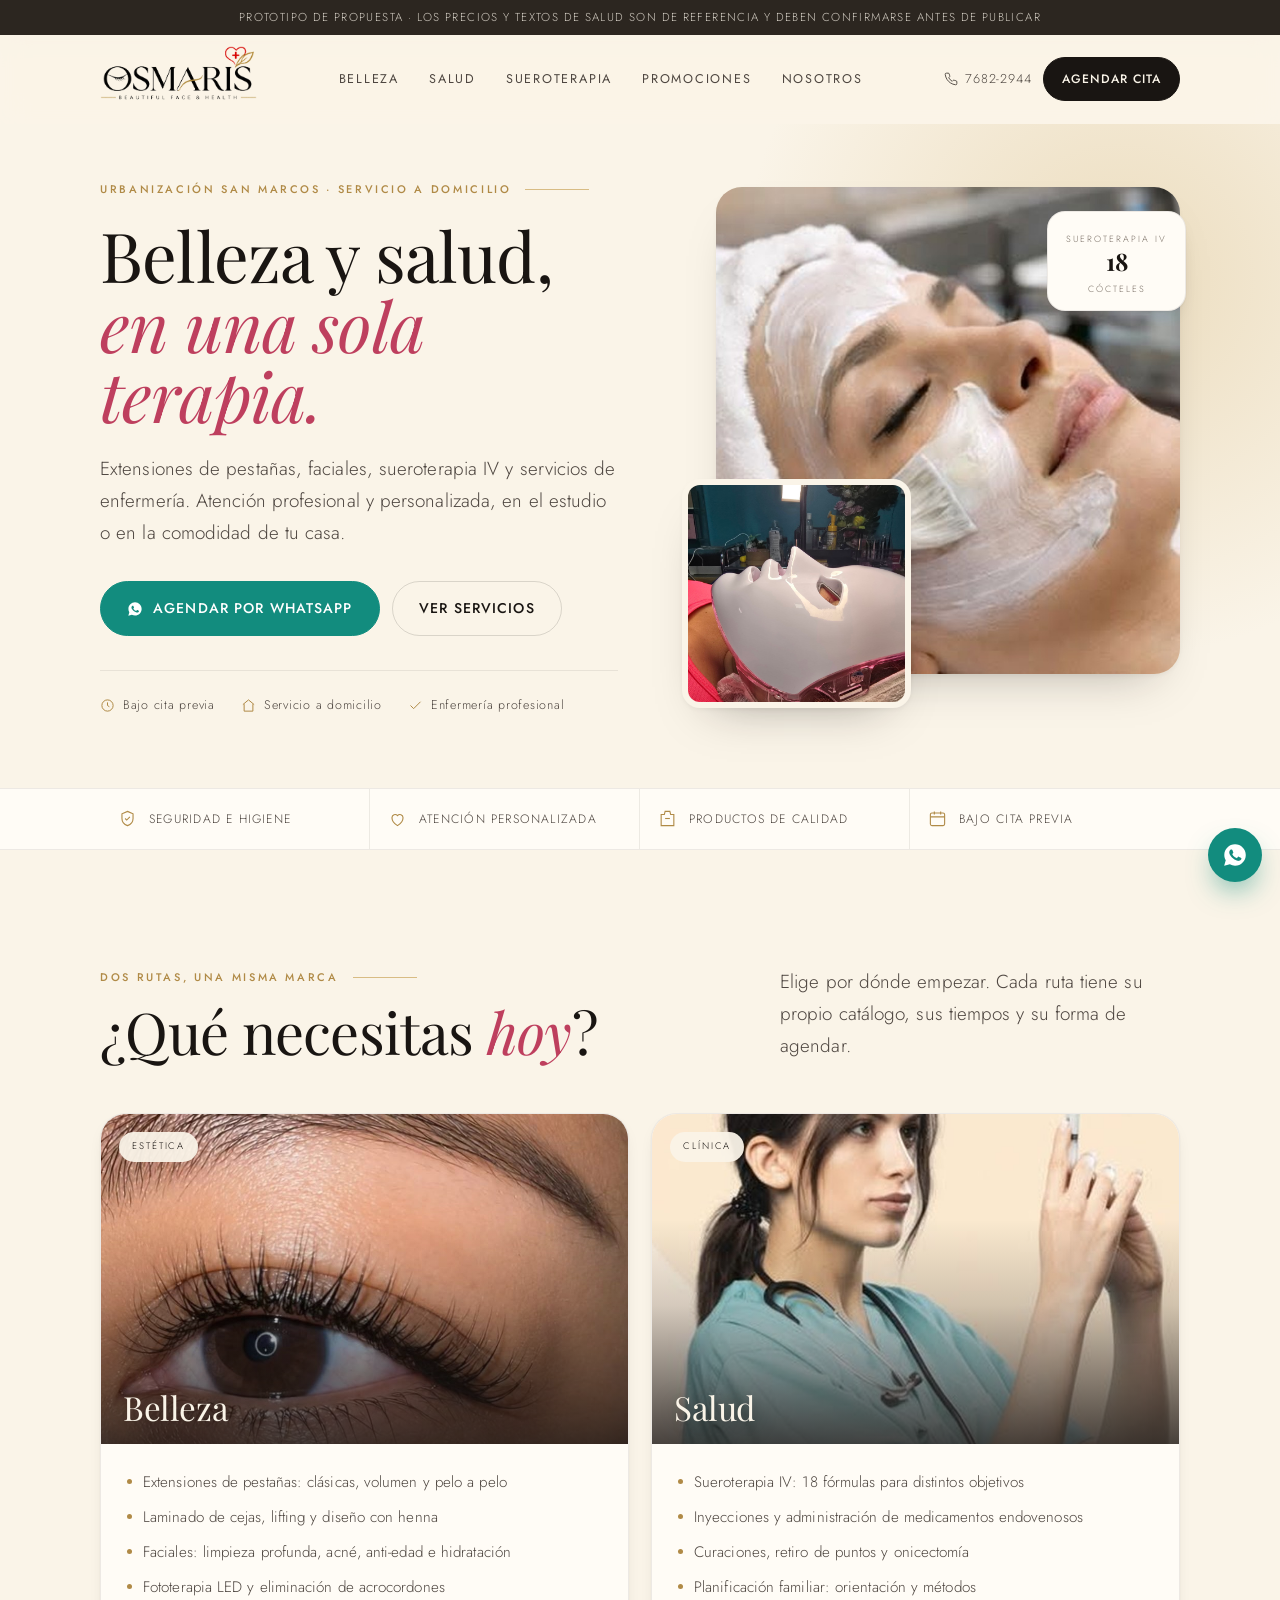
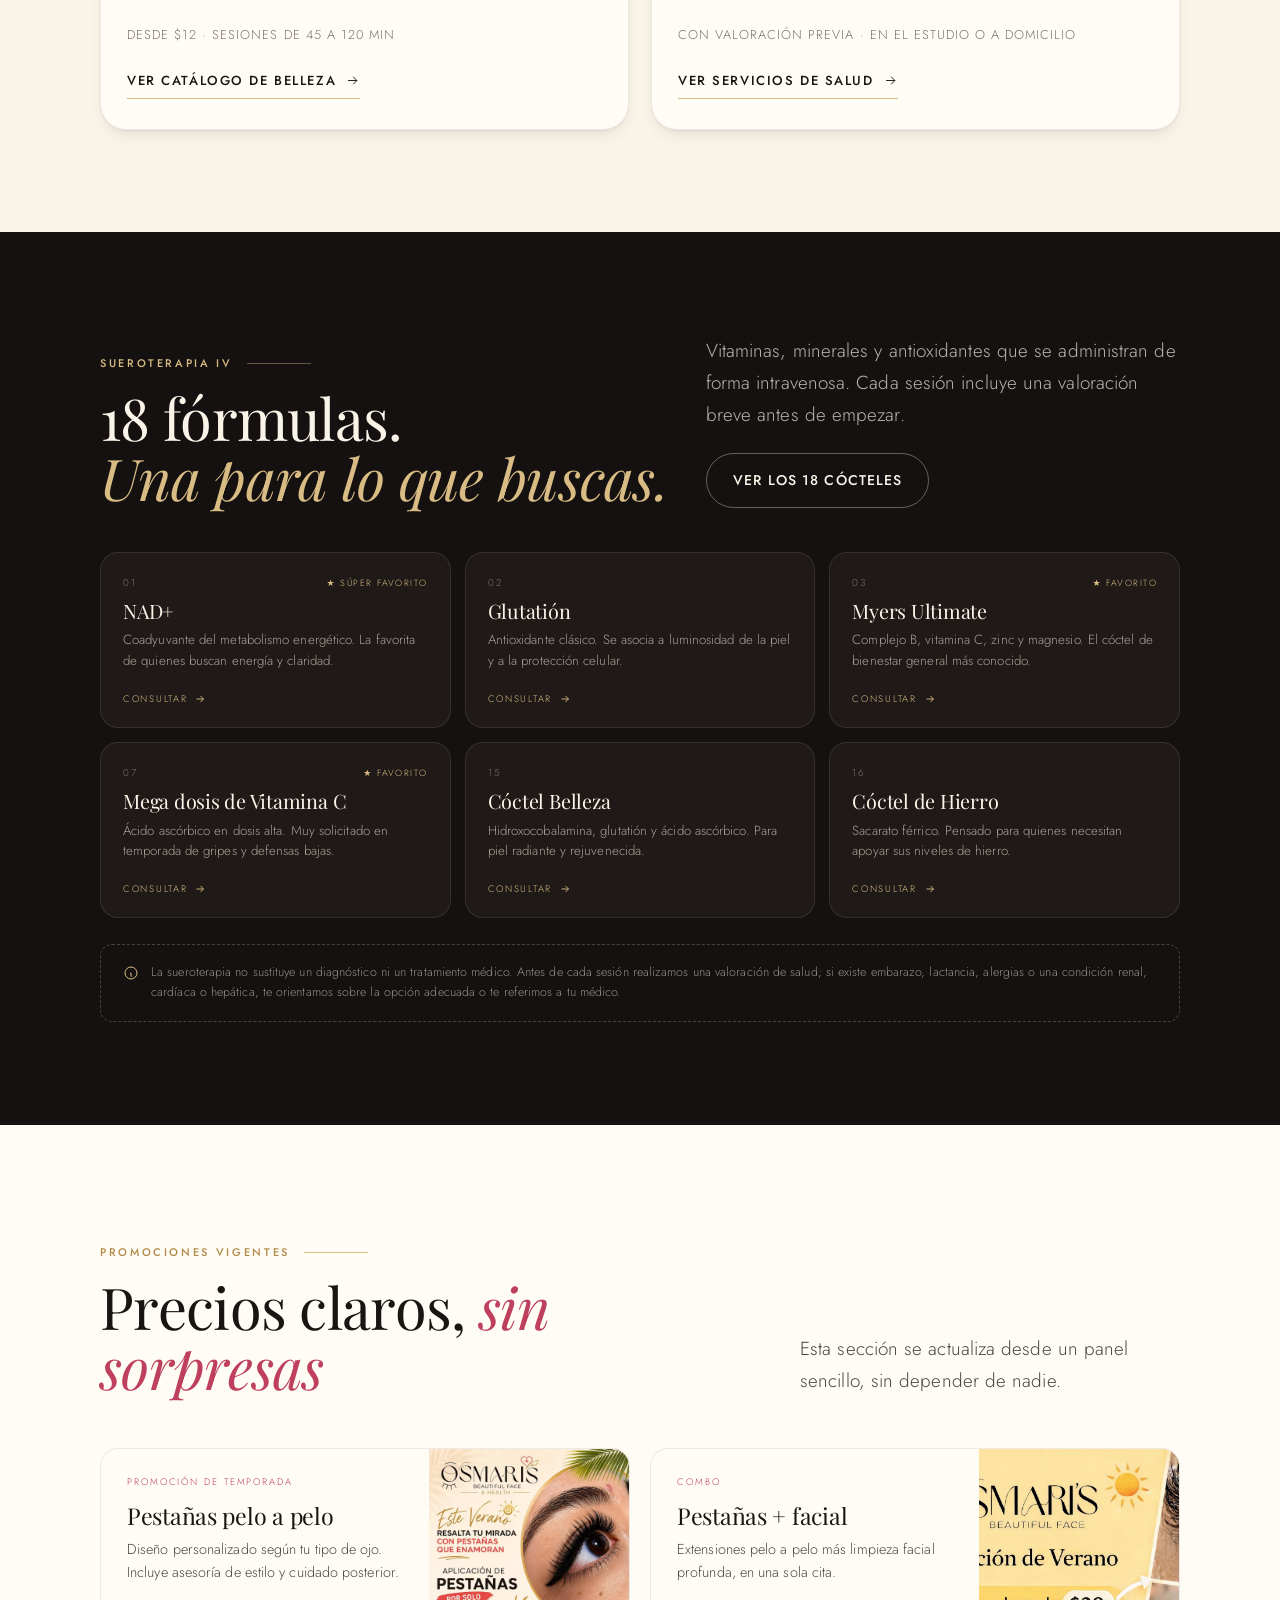
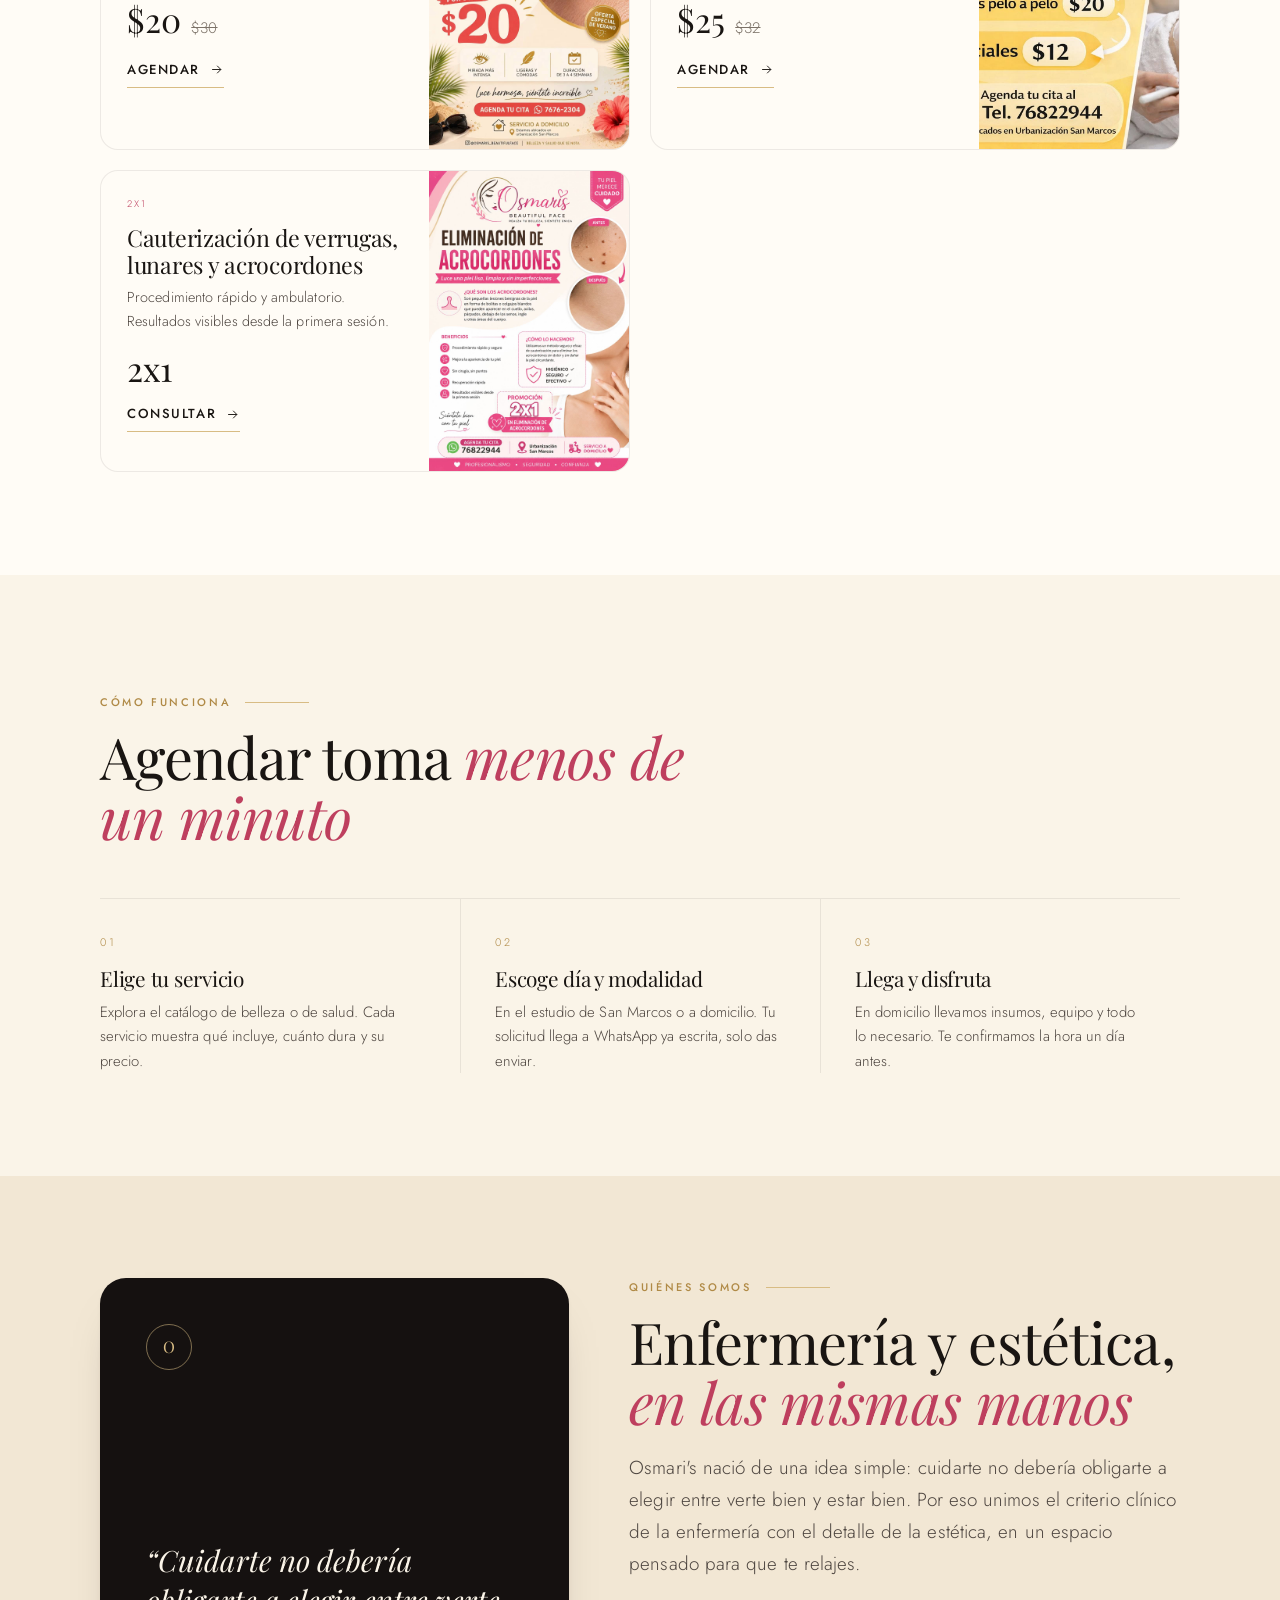
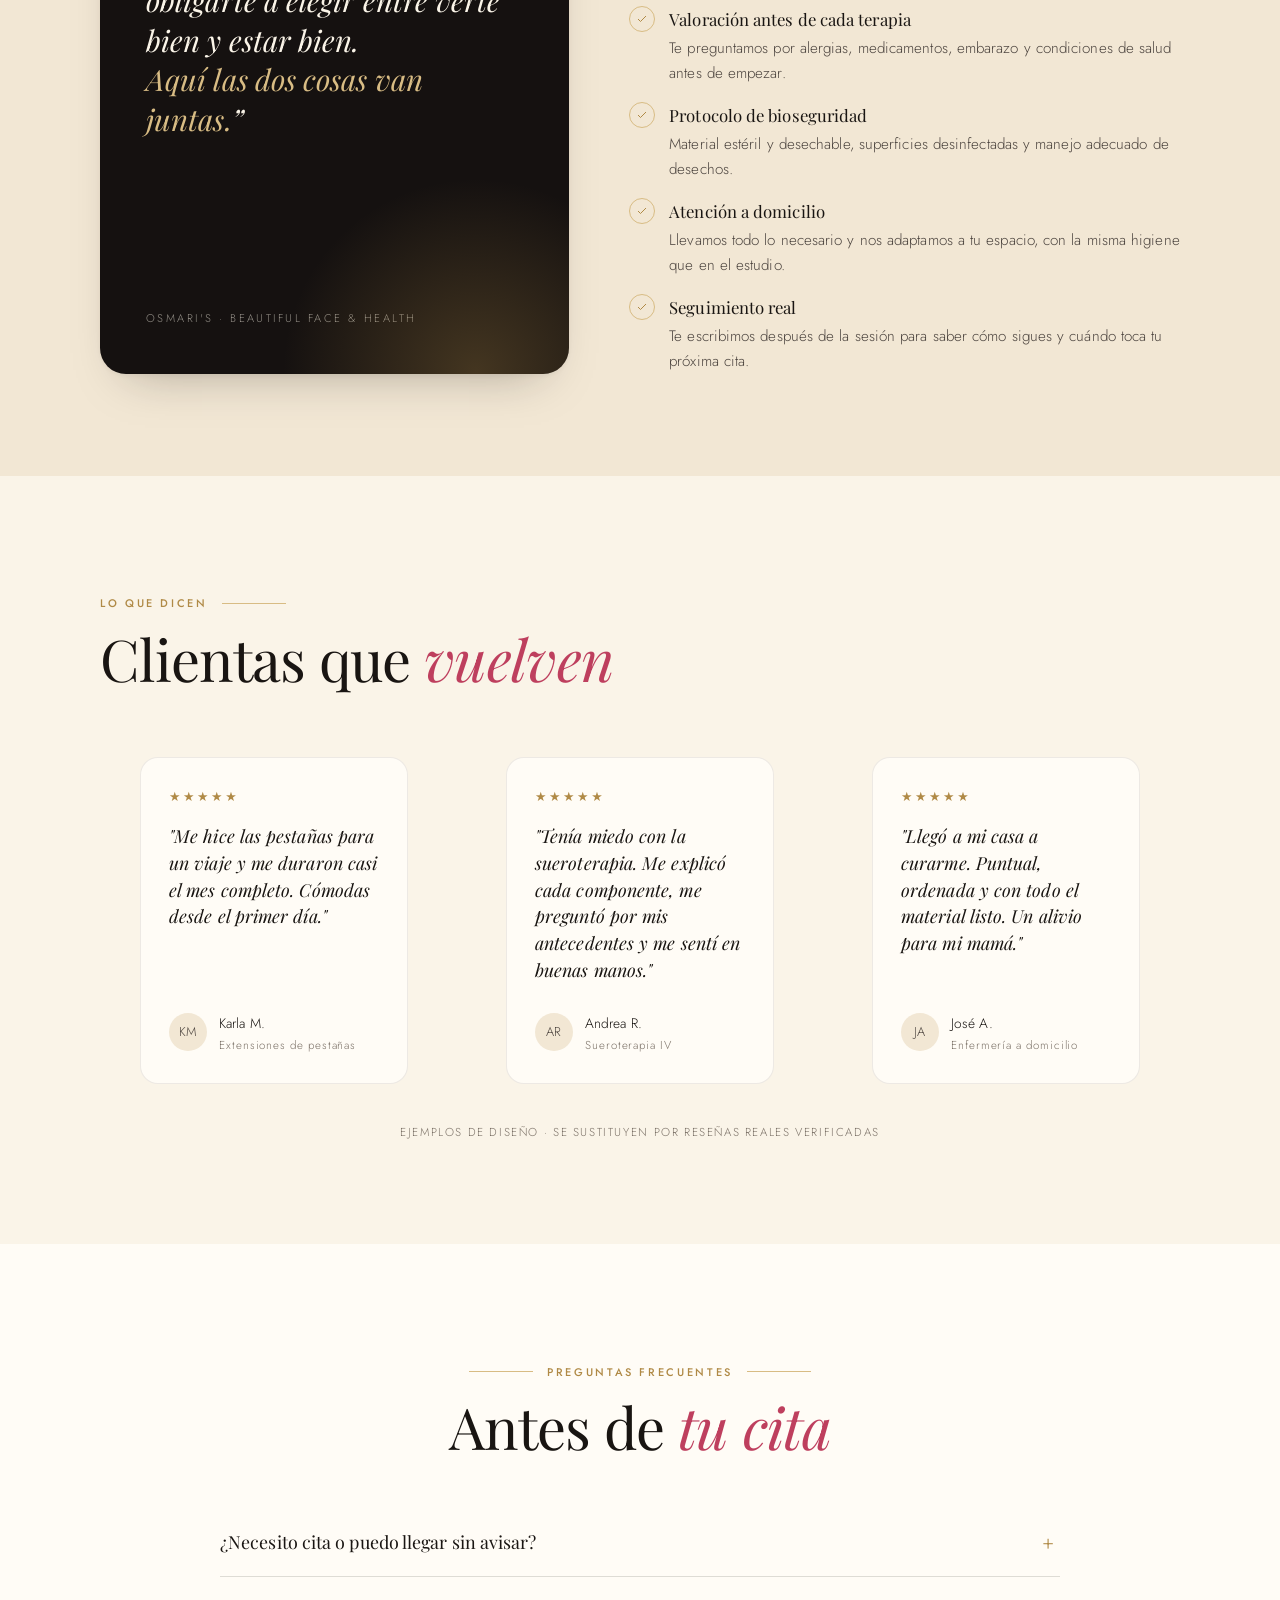
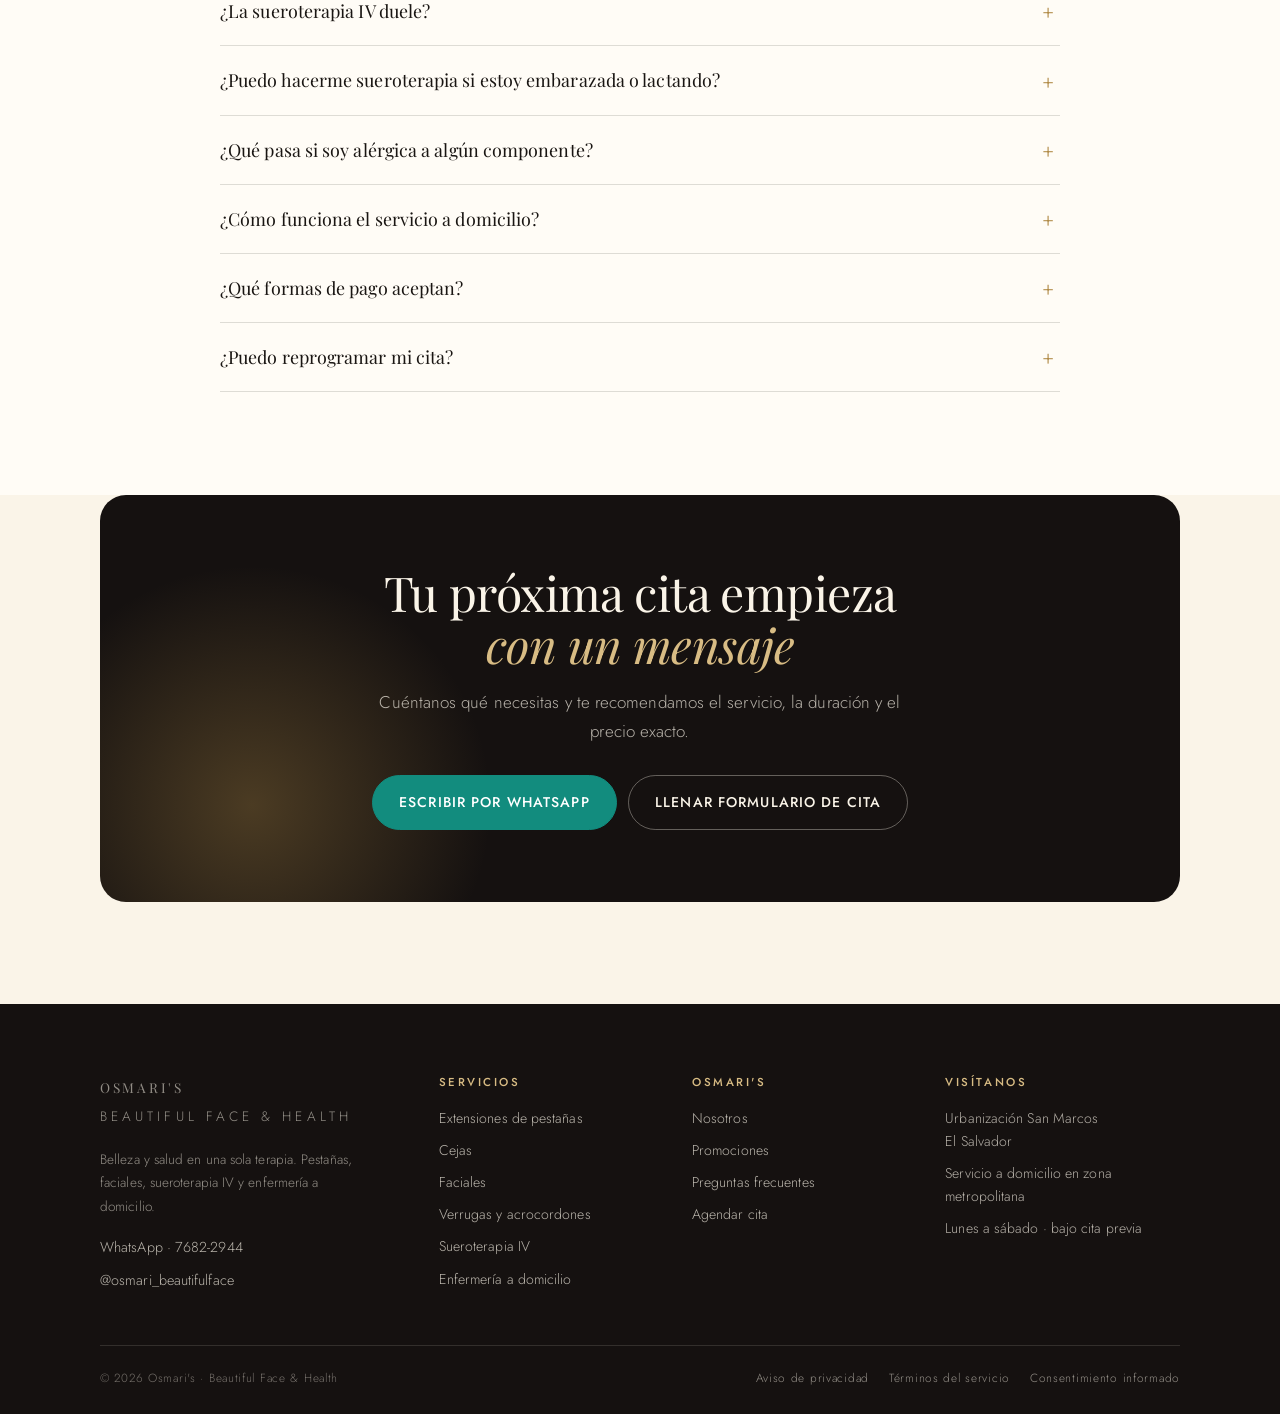
<file: index.html>
﻿<!DOCTYPE html>
<html lang="es-SV">
<head>
<meta charset="UTF-8">
<meta name="viewport" content="width=device-width, initial-scale=1">
<title>Osmari's · Belleza y salud en una sola terapia | Pestañas, faciales y sueroterapia</title>
<meta name="description" content="Extensiones de pestañas, faciales, cejas, sueroterapia IV y servicios de enfermería a domicilio en Urbanización San Marcos. Atención profesional, personalizada y con cita previa.">
<meta name="theme-color" content="#FAF4E8">
<meta property="og:title" content="Osmari's · Beautiful Face & Health">
<meta property="og:description" content="Belleza y salud en una sola terapia. Pestañas, faciales, sueroterapia IV y enfermería a domicilio.">
<meta property="og:type" content="website">
<meta property="og:image" content="assets/img/pestanas-detalle.jpg">
<link rel="icon" href="assets/img/logo.png">
<link rel="preconnect" href="https://fonts.googleapis.com">
<link rel="preconnect" href="https://fonts.gstatic.com" crossorigin>
<link href="https://fonts.googleapis.com/css2?family=Playfair+Display:ital,wght@0,400;0,500;1,400;1,500&family=Jost:wght@300;400;500&display=swap" rel="stylesheet">
<link rel="stylesheet" href="assets/css/styles.css">
</head>
<body>

<div class="demo-note">Prototipo de propuesta · los precios y textos de salud son de referencia y deben confirmarse antes de publicar</div>

<!-- ===================== HEADER ===================== -->
<header class="site-header">
  <div class="wrap nav">
    <a class="brand" href="index.html" aria-label="Osmari's, inicio">
      <img src="assets/img/logo.png" alt="Osmari's Beautiful Face &amp; Health">
    </a>
    <nav class="nav-links" aria-label="Navegación principal">
      <a href="belleza.html">Belleza</a>
      <a href="salud.html">Salud</a>
      <a href="salud.html#sueroterapia">Sueroterapia</a>
      <a href="#promociones">Promociones</a>
      <a href="#nosotros">Nosotros</a>
    </nav>
    <div class="nav-cta">
      <a class="nav-phone" href="tel:+50376822944">
        <svg width="14" height="14" viewBox="0 0 24 24" fill="none" stroke="currentColor" stroke-width="1.6"><path d="M22 16.9v3a2 2 0 0 1-2.2 2 19.8 19.8 0 0 1-8.6-3.1 19.5 19.5 0 0 1-6-6A19.8 19.8 0 0 1 2.1 4.2 2 2 0 0 1 4.1 2h3a2 2 0 0 1 2 1.7c.1 1 .4 1.9.7 2.8a2 2 0 0 1-.5 2.1L8.1 9.9a16 16 0 0 0 6 6l1.3-1.3a2 2 0 0 1 2.1-.4c.9.3 1.8.6 2.8.7a2 2 0 0 1 1.7 2Z"/></svg>
        7682-2944
      </a>
      <a class="btn btn--sm" href="agenda.html">Agendar cita</a>
      <button class="burger" aria-label="Abrir menú" aria-expanded="false"><span></span></button>
    </div>
  </div>
</header>

<div class="mobile-menu">
  <a href="belleza.html">Belleza</a>
  <a href="salud.html">Salud</a>
  <a href="salud.html#sueroterapia">Sueroterapia IV</a>
  <a href="#promociones">Promociones</a>
  <a href="#nosotros">Nosotros</a>
  <a href="agenda.html">Agendar cita</a>
  <a class="btn btn--wa" href="https://wa.me/50376822944" target="_blank" rel="noopener">Escribir por WhatsApp</a>
</div>

<!-- ===================== HERO ===================== -->
<section class="hero">
  <div class="wrap hero-grid">
    <div class="hero-copy reveal">
      <p class="eyebrow">Urbanización San Marcos · Servicio a domicilio</p>
      <h1>Belleza y salud, <em>en una sola terapia.</em></h1>
      <p class="lead">Extensiones de pestañas, faciales, sueroterapia IV y servicios de enfermería.
        Atención profesional y personalizada, en el estudio o en la comodidad de tu casa.</p>
      <div class="hero-actions">
        <a class="btn btn--wa" href="agenda.html">
          <svg width="16" height="16" viewBox="0 0 24 24" fill="currentColor"><path d="M12.04 2C6.58 2 2.13 6.45 2.13 11.91c0 1.75.46 3.45 1.32 4.95L2 22l5.25-1.38a9.9 9.9 0 0 0 4.79 1.22h.01c5.46 0 9.91-4.45 9.91-9.91S17.5 2 12.04 2Zm5.8 14.03c-.24.68-1.4 1.3-1.94 1.35-.5.05-.99.23-3.33-.7-2.81-1.1-4.6-3.98-4.74-4.17-.14-.19-1.13-1.5-1.13-2.86 0-1.36.71-2.03.96-2.31.25-.28.55-.35.73-.35.18 0 .37 0 .53.01.17.01.4-.06.62.48.23.55.79 1.9.86 2.04.07.14.11.3.02.48-.09.19-.14.3-.28.47-.14.16-.29.36-.42.48-.14.14-.28.29-.12.57.16.28.72 1.19 1.55 1.93 1.06.95 1.95 1.24 2.23 1.38.28.14.44.12.6-.07.16-.19.68-.79.86-1.06.18-.28.37-.23.62-.14.25.09 1.6.75 1.87.89.28.14.46.21.53.33.07.12.07.68-.17 1.36Z"/></svg>
          Agendar por WhatsApp
        </a>
        <a class="btn btn--ghost" href="#rutas">Ver servicios</a>
      </div>
      <div class="hero-meta">
        <span><svg viewBox="0 0 24 24" fill="none" stroke="currentColor" stroke-width="1.6"><circle cx="12" cy="12" r="9"/><path d="M12 7v5l3 2"/></svg> Bajo cita previa</span>
        <span><svg viewBox="0 0 24 24" fill="none" stroke="currentColor" stroke-width="1.6"><path d="M3 10.5 12 3l9 7.5"/><path d="M5 9.8V21h14V9.8"/></svg> Servicio a domicilio</span>
        <span><svg viewBox="0 0 24 24" fill="none" stroke="currentColor" stroke-width="1.6"><path d="m20 6-11 11-5-5"/></svg> Enfermería profesional</span>
      </div>
    </div>

    <div class="collage reveal">
      <figure class="collage-main">
        <img src="assets/img/foto-facial.jpg" alt="Aplicación de mascarilla facial en el estudio de Osmari's">
      </figure>
      <figure class="collage-sub">
        <img src="assets/img/fototerapia-led.jpg" alt="Sesión de fototerapia LED en el estudio de Osmari's">
      </figure>
      <div class="collage-badge">
        <span>Sueroterapia IV</span>
        <strong>18</strong>
        <span>cócteles</span>
      </div>
    </div>
  </div>
</section>

<!-- ===================== CONFIANZA ===================== -->
<div class="trust">
  <div class="wrap">
    <div class="trust-inner">
      <div class="trust-item">
        <svg viewBox="0 0 24 24" fill="none" stroke="currentColor" stroke-width="1.4"><path d="M12 3l7 3v6c0 4.2-2.9 7.6-7 9-4.1-1.4-7-4.8-7-9V6l7-3Z"/><path d="m9 12 2 2 4-4"/></svg>
        Seguridad e higiene
      </div>
      <div class="trust-item">
        <svg viewBox="0 0 24 24" fill="none" stroke="currentColor" stroke-width="1.4"><path d="M12 21s-7-4.4-7-10a4 4 0 0 1 7-2.6A4 4 0 0 1 19 11c0 5.6-7 10-7 10Z"/></svg>
        Atención personalizada
      </div>
      <div class="trust-item">
        <svg viewBox="0 0 24 24" fill="none" stroke="currentColor" stroke-width="1.4"><path d="M9 3h6l1 4h4v14H4V7h4l1-4Z"/><path d="M9 12h6"/></svg>
        Productos de calidad
      </div>
      <div class="trust-item">
        <svg viewBox="0 0 24 24" fill="none" stroke="currentColor" stroke-width="1.4"><rect x="3" y="5" width="18" height="16" rx="2"/><path d="M3 10h18M8 3v4M16 3v4"/></svg>
        Bajo cita previa
      </div>
    </div>
  </div>
</div>

<!-- ===================== DOS RUTAS ===================== -->
<section class="section" id="rutas">
  <div class="wrap">
    <div class="section-head reveal">
      <div class="section-head__text">
        <p class="eyebrow">Dos rutas, una misma marca</p>
        <h2 class="display">¿Qué necesitas <em>hoy</em>?</h2>
      </div>
      <p class="lead" style="max-width:400px">Elige por dónde empezar. Cada ruta tiene su propio catálogo, sus tiempos y su forma de agendar.</p>
    </div>

    <div class="routes">
      <article class="route reveal">
        <div class="route-media">
          <span class="route-tag">Estética</span>
          <img src="assets/img/foto-pestanas.jpg" alt="Detalle de extensiones de pestañas pelo a pelo">
          <h3 class="route-title">Belleza</h3>
        </div>
        <div class="route-body">
          <ul>
            <li>Extensiones de pestañas: clásicas, volumen y pelo a pelo</li>
            <li>Laminado de cejas, lifting y diseño con henna</li>
            <li>Faciales: limpieza profunda, acné, anti-edad e hidratación</li>
            <li>Fototerapia LED y eliminación de acrocordones</li>
          </ul>
          <p class="price-note">Desde $12 · Sesiones de 45 a 120 min</p>
          <a class="link-arrow" href="belleza.html">Ver catálogo de belleza
            <svg viewBox="0 0 24 24" fill="none" stroke="currentColor" stroke-width="1.5"><path d="M5 12h14M13 6l6 6-6 6"/></svg>
          </a>
        </div>
      </article>

      <article class="route reveal">
        <div class="route-media">
          <span class="route-tag">Clínica</span>
          <img src="assets/img/foto-enfermeria.jpg" alt="Enfermería profesional preparando una inyección">
          <h3 class="route-title">Salud</h3>
        </div>
        <div class="route-body">
          <ul>
            <li>Sueroterapia IV: 18 fórmulas para distintos objetivos</li>
            <li>Inyecciones y administración de medicamentos endovenosos</li>
            <li>Curaciones, retiro de puntos y onicectomía</li>
            <li>Planificación familiar: orientación y métodos</li>
          </ul>
          <p class="price-note">Con valoración previa · En el estudio o a domicilio</p>
          <a class="link-arrow" href="salud.html">Ver servicios de salud
            <svg viewBox="0 0 24 24" fill="none" stroke="currentColor" stroke-width="1.5"><path d="M5 12h14M13 6l6 6-6 6"/></svg>
          </a>
        </div>
      </article>
    </div>
  </div>
</section>

<!-- ===================== SUEROTERAPIA ===================== -->
<section class="section section--dark" id="sueroterapia">
  <div class="wrap">
    <div class="iv-head reveal">
      <div>
        <p class="eyebrow">Sueroterapia IV</p>
        <h2 class="display display--dark" style="margin-top:16px">18 fórmulas.<br><em>Una para lo que buscas.</em></h2>
      </div>
      <div>
        <p class="lead">Vitaminas, minerales y antioxidantes que se administran de forma intravenosa.
          Cada sesión incluye una valoración breve antes de empezar.</p>
        <a class="btn btn--outline-light" style="margin-top:22px" href="salud.html#sueroterapia">Ver los 18 cócteles</a>
      </div>
    </div>

    <div class="iv-grid">
      <article class="iv reveal">
        <div class="iv-top"><span class="iv-num">01</span><span class="iv-star">★ Súper favorito</span></div>
        <h3>NAD+</h3>
        <p>Coadyuvante del metabolismo energético. La favorita de quienes buscan energía y claridad.</p>
        <a class="iv-more" href="https://wa.me/50376822944?text=Hola%20Osmari%27s%20%F0%9F%91%8B%20Quiero%20m%C3%A1s%20informaci%C3%B3n%20sobre%20el%20c%C3%B3ctel%20NAD%2B." target="_blank" rel="noopener" title="Escribir por WhatsApp sobre NAD+" aria-label="Consultar por WhatsApp sobre NAD+">Consultar
          <svg width="12" height="12" viewBox="0 0 24 24" fill="none" stroke="currentColor" stroke-width="1.8"><path d="M5 12h14M13 6l6 6-6 6"/></svg></a>
      </article>
      <article class="iv reveal">
        <div class="iv-top"><span class="iv-num">02</span></div>
        <h3>Glutatión</h3>
        <p>Antioxidante clásico. Se asocia a luminosidad de la piel y a la protección celular.</p>
        <a class="iv-more" href="https://wa.me/50376822944?text=Hola%20Osmari%27s%20%F0%9F%91%8B%20Quiero%20m%C3%A1s%20informaci%C3%B3n%20sobre%20el%20c%C3%B3ctel%20Glutati%C3%B3n." target="_blank" rel="noopener" title="Escribir por WhatsApp sobre Glutatión" aria-label="Consultar por WhatsApp sobre Glutatión">Consultar
          <svg width="12" height="12" viewBox="0 0 24 24" fill="none" stroke="currentColor" stroke-width="1.8"><path d="M5 12h14M13 6l6 6-6 6"/></svg></a>
      </article>
      <article class="iv reveal">
        <div class="iv-top"><span class="iv-num">03</span><span class="iv-star">★ Favorito</span></div>
        <h3>Myers Ultimate</h3>
        <p>Complejo B, vitamina C, zinc y magnesio. El cóctel de bienestar general más conocido.</p>
        <a class="iv-more" href="https://wa.me/50376822944?text=Hola%20Osmari%27s%20%F0%9F%91%8B%20Quiero%20m%C3%A1s%20informaci%C3%B3n%20sobre%20el%20c%C3%B3ctel%20Myers%20Ultimate." target="_blank" rel="noopener" title="Escribir por WhatsApp sobre Myers Ultimate" aria-label="Consultar por WhatsApp sobre Myers Ultimate">Consultar
          <svg width="12" height="12" viewBox="0 0 24 24" fill="none" stroke="currentColor" stroke-width="1.8"><path d="M5 12h14M13 6l6 6-6 6"/></svg></a>
      </article>
      <article class="iv reveal">
        <div class="iv-top"><span class="iv-num">07</span><span class="iv-star">★ Favorito</span></div>
        <h3>Mega dosis de Vitamina C</h3>
        <p>Ácido ascórbico en dosis alta. Muy solicitado en temporada de gripes y defensas bajas.</p>
        <a class="iv-more" href="https://wa.me/50376822944?text=Hola%20Osmari%27s%20%F0%9F%91%8B%20Quiero%20m%C3%A1s%20informaci%C3%B3n%20sobre%20el%20c%C3%B3ctel%20Mega%20dosis%20de%20Vitamina%20C." target="_blank" rel="noopener" title="Escribir por WhatsApp sobre Mega dosis de Vitamina C" aria-label="Consultar por WhatsApp sobre Mega dosis de Vitamina C">Consultar
          <svg width="12" height="12" viewBox="0 0 24 24" fill="none" stroke="currentColor" stroke-width="1.8"><path d="M5 12h14M13 6l6 6-6 6"/></svg></a>
      </article>
      <article class="iv reveal">
        <div class="iv-top"><span class="iv-num">15</span></div>
        <h3>Cóctel Belleza</h3>
        <p>Hidroxocobalamina, glutatión y ácido ascórbico. Para piel radiante y rejuvenecida.</p>
        <a class="iv-more" href="https://wa.me/50376822944?text=Hola%20Osmari%27s%20%F0%9F%91%8B%20Quiero%20m%C3%A1s%20informaci%C3%B3n%20sobre%20el%20C%C3%B3ctel%20Belleza." target="_blank" rel="noopener" title="Escribir por WhatsApp sobre Cóctel Belleza" aria-label="Consultar por WhatsApp sobre Cóctel Belleza">Consultar
          <svg width="12" height="12" viewBox="0 0 24 24" fill="none" stroke="currentColor" stroke-width="1.8"><path d="M5 12h14M13 6l6 6-6 6"/></svg></a>
      </article>
      <article class="iv reveal">
        <div class="iv-top"><span class="iv-num">16</span></div>
        <h3>Cóctel de Hierro</h3>
        <p>Sacarato férrico. Pensado para quienes necesitan apoyar sus niveles de hierro.</p>
        <a class="iv-more" href="https://wa.me/50376822944?text=Hola%20Osmari%27s%20%F0%9F%91%8B%20Quiero%20m%C3%A1s%20informaci%C3%B3n%20sobre%20el%20C%C3%B3ctel%20de%20Hierro." target="_blank" rel="noopener" title="Escribir por WhatsApp sobre Cóctel de Hierro" aria-label="Consultar por WhatsApp sobre Cóctel de Hierro">Consultar
          <svg width="12" height="12" viewBox="0 0 24 24" fill="none" stroke="currentColor" stroke-width="1.8"><path d="M5 12h14M13 6l6 6-6 6"/></svg></a>
      </article>
    </div>

    <div class="iv-note">
      <svg viewBox="0 0 24 24" fill="none" stroke="currentColor" stroke-width="1.5"><circle cx="12" cy="12" r="9"/><path d="M12 8h.01M11 12h1v5h1"/></svg>
      <p>La sueroterapia no sustituye un diagnóstico ni un tratamiento médico. Antes de cada sesión realizamos
        una valoración de salud; si existe embarazo, lactancia, alergias o una condición renal, cardíaca o hepática,
        te orientamos sobre la opción adecuada o te referimos a tu médico.</p>
    </div>
  </div>
</section>

<!-- ===================== PROMOCIONES ===================== -->
<section class="section section--paper" id="promociones">
  <div class="wrap">
    <div class="section-head reveal">
      <div class="section-head__text">
        <p class="eyebrow">Promociones vigentes</p>
        <h2 class="display">Precios claros, <em>sin sorpresas</em></h2>
      </div>
      <p class="lead" style="max-width:380px">Esta sección se actualiza desde un panel sencillo, sin depender de nadie.</p>
    </div>

    <div class="promos">
      <a class="promo reveal" href="belleza.html#pestanas">
        <div class="promo-body">
          <span class="promo-flag">Promoción de temporada</span>
          <h3>Pestañas pelo a pelo</h3>
          <p>Diseño personalizado según tu tipo de ojo. Incluye asesoría de estilo y cuidado posterior.</p>
          <div class="promo-price"><b>$20</b> <s>$30</s></div>
          <span class="link-arrow" style="margin-top:18px">Agendar
            <svg viewBox="0 0 24 24" fill="none" stroke="currentColor" stroke-width="1.5"><path d="M5 12h14M13 6l6 6-6 6"/></svg>
          </span>
        </div>
        <div class="promo-media"><img src="assets/img/promo-pestanas.jpg" alt="Promoción de pestañas pelo a pelo"></div>
      </a>

      <a class="promo reveal" href="belleza.html#faciales">
        <div class="promo-body">
          <span class="promo-flag">Combo</span>
          <h3>Pestañas + facial</h3>
          <p>Extensiones pelo a pelo más limpieza facial profunda, en una sola cita.</p>
          <div class="promo-price"><b>$25</b> <s>$32</s></div>
          <span class="link-arrow" style="margin-top:18px">Agendar
            <svg viewBox="0 0 24 24" fill="none" stroke="currentColor" stroke-width="1.5"><path d="M5 12h14M13 6l6 6-6 6"/></svg>
          </span>
        </div>
        <div class="promo-media"><img src="assets/img/promo-verano.jpg" alt="Combo de pestañas y faciales"></div>
      </a>

      <a class="promo reveal" href="belleza.html#lesiones">
        <div class="promo-body">
          <span class="promo-flag">2x1</span>
          <h3>Cauterización de verrugas, lunares y acrocordones</h3>
          <p>Procedimiento rápido y ambulatorio. Resultados visibles desde la primera sesión.</p>
          <div class="promo-price"><b>2x1</b></div>
          <span class="link-arrow" style="margin-top:18px">Consultar
            <svg viewBox="0 0 24 24" fill="none" stroke="currentColor" stroke-width="1.5"><path d="M5 12h14M13 6l6 6-6 6"/></svg>
          </span>
        </div>
        <div class="promo-media"><img src="assets/img/acrocordones.jpg" alt="Eliminación de acrocordones antes y después"></div>
      </a>
    </div>
  </div>
</section>

<!-- ===================== CÓMO FUNCIONA ===================== -->
<section class="section">
  <div class="wrap">
    <div class="section-head reveal">
      <div class="section-head__text">
        <p class="eyebrow">Cómo funciona</p>
        <h2 class="display">Agendar toma <em>menos de un minuto</em></h2>
      </div>
    </div>
    <div class="steps">
      <div class="step reveal">
        <span class="step-n">01</span>
        <h3>Elige tu servicio</h3>
        <p>Explora el catálogo de belleza o de salud. Cada servicio muestra qué incluye, cuánto dura y su precio.</p>
      </div>
      <div class="step reveal">
        <span class="step-n">02</span>
        <h3>Escoge día y modalidad</h3>
        <p>En el estudio de San Marcos o a domicilio. Tu solicitud llega a WhatsApp ya escrita, solo das enviar.</p>
      </div>
      <div class="step reveal">
        <span class="step-n">03</span>
        <h3>Llega y disfruta</h3>
        <p>En domicilio llevamos insumos, equipo y todo lo necesario. Te confirmamos la hora un día antes.</p>
      </div>
    </div>
  </div>
</section>

<!-- ===================== NOSOTROS ===================== -->
<section class="section section--tint" id="nosotros">
  <div class="wrap about">
    <div class="about-quote reveal">
      <div class="mark">O</div>
      <blockquote>“Cuidarte no debería obligarte a elegir entre verte bien y estar bien.<br><span>Aquí las dos cosas van juntas.</span>”</blockquote>
      <p class="sign">Osmari's · Beautiful Face &amp; Health</p>
    </div>
    <div class="reveal">
      <p class="eyebrow">Quiénes somos</p>
      <h2 class="display" style="margin:16px 0 20px">Enfermería y estética,<br><em>en las mismas manos</em></h2>
      <p class="lead">Osmari's nació de una idea simple: cuidarte no debería obligarte a elegir entre verte bien
        y estar bien. Por eso unimos el criterio clínico de la enfermería con el detalle de la estética,
        en un espacio pensado para que te relajes.</p>
      <ul class="about-list">
        <li>
          <span class="tick"><svg viewBox="0 0 24 24" fill="none" stroke="currentColor" stroke-width="2"><path d="m4 12 5 5L20 6"/></svg></span>
          <span><strong>Valoración antes de cada terapia</strong>Te preguntamos por alergias, medicamentos, embarazo y condiciones de salud antes de empezar.</span>
        </li>
        <li>
          <span class="tick"><svg viewBox="0 0 24 24" fill="none" stroke="currentColor" stroke-width="2"><path d="m4 12 5 5L20 6"/></svg></span>
          <span><strong>Protocolo de bioseguridad</strong>Material estéril y desechable, superficies desinfectadas y manejo adecuado de desechos.</span>
        </li>
        <li>
          <span class="tick"><svg viewBox="0 0 24 24" fill="none" stroke="currentColor" stroke-width="2"><path d="m4 12 5 5L20 6"/></svg></span>
          <span><strong>Atención a domicilio</strong>Llevamos todo lo necesario y nos adaptamos a tu espacio, con la misma higiene que en el estudio.</span>
        </li>
        <li>
          <span class="tick"><svg viewBox="0 0 24 24" fill="none" stroke="currentColor" stroke-width="2"><path d="m4 12 5 5L20 6"/></svg></span>
          <span><strong>Seguimiento real</strong>Te escribimos después de la sesión para saber cómo sigues y cuándo toca tu próxima cita.</span>
        </li>
      </ul>
    </div>
  </div>
</section>

<!-- ===================== TESTIMONIOS ===================== -->
<section class="section">
  <div class="wrap">
    <div class="section-head reveal">
      <div class="section-head__text">
        <p class="eyebrow">Lo que dicen</p>
        <h2 class="display">Clientas que <em>vuelven</em></h2>
      </div>
    </div>
    <div class="quotes">
      <blockquote class="quote reveal">
        <div class="quote-stars">★★★★★</div>
        <p>"Me hice las pestañas para un viaje y me duraron casi el mes completo. Cómodas desde el primer día."</p>
        <footer><span class="avatar">KM</span><div><span class="small">Karla M.</span><small>Extensiones de pestañas</small></div></footer>
      </blockquote>
      <blockquote class="quote reveal">
        <div class="quote-stars">★★★★★</div>
        <p>"Tenía miedo con la sueroterapia. Me explicó cada componente, me preguntó por mis antecedentes y me sentí en buenas manos."</p>
        <footer><span class="avatar">AR</span><div><span class="small">Andrea R.</span><small>Sueroterapia IV</small></div></footer>
      </blockquote>
      <blockquote class="quote reveal">
        <div class="quote-stars">★★★★★</div>
        <p>"Llegó a mi casa a curarme. Puntual, ordenada y con todo el material listo. Un alivio para mi mamá."</p>
        <footer><span class="avatar">JA</span><div><span class="small">José A.</span><small>Enfermería a domicilio</small></div></footer>
      </blockquote>
    </div>
    <p class="quote-note">Ejemplos de diseño · se sustituyen por reseñas reales verificadas</p>
  </div>
</section>

<!-- ===================== FAQ ===================== -->
<section class="section section--paper" id="preguntas">
  <div class="wrap">
    <div class="section-head reveal" style="justify-content:center;text-align:center">
      <div class="section-head__text" style="margin-inline:auto">
        <p class="eyebrow is-center">Preguntas frecuentes</p>
        <h2 class="display" style="margin-top:16px">Antes de <em>tu cita</em></h2>
      </div>
    </div>
    <div class="faq">
      <details>
        <summary>¿Necesito cita o puedo llegar sin avisar?</summary>
        <div class="answer">Todo se atiende bajo cita previa, para dedicarte el tiempo completo y tener todo listo.
          Escríbenos por WhatsApp y te confirmamos el horario disponible más cercano.</div>
      </details>
      <details>
        <summary>¿La sueroterapia IV duele?</summary>
        <div class="answer">La molestia es la de un pinchazo al colocar la vía; el resto de la sesión transcurre
          sentada o recostada. La duración depende del cóctel y del goteo, habitualmente entre 30 y 60 minutos.</div>
      </details>
      <details>
        <summary>¿Puedo hacerme sueroterapia si estoy embarazada o lactando?</summary>
        <div class="answer">No es un servicio que apliquemos sin valoración. En embarazo y lactancia la indicación
          debe venir de tu médico tratante; si es el caso, te pedimos esa indicación antes de agendar.</div>
      </details>
      <details>
        <summary>¿Qué pasa si soy alérgica a algún componente?</summary>
        <div class="answer">En la valoración previa revisamos alergias y medicamentos. Si hay antecedente de reacción
          a vitaminas del complejo B, ácido ascórbico, glutatión, hierro o magnesio, ajustamos o no realizamos el procedimiento.</div>
      </details>
      <details>
        <summary>¿Cómo funciona el servicio a domicilio?</summary>
        <div class="answer">Coordinamos día y hora, y llegamos con insumos, equipo y material de desecho. Solo necesitamos
          un espacio con buena luz, una silla o cama y un enchufe cercano. La zona de cobertura y el costo se confirman al agendar.</div>
      </details>
      <details>
        <summary>¿Qué formas de pago aceptan?</summary>
        <div class="answer">Efectivo y transferencia bancaria. Para combos y paquetes podemos solicitar un anticipo
          que se abona al total de la cita. Te confirmamos al agendar.</div>
      </details>
      <details>
        <summary>¿Puedo reprogramar mi cita?</summary>
        <div class="answer">Sí. Avísanos con al menos 24 horas de anticipación para liberar el espacio y reubicarte
          en el siguiente horario disponible.</div>
      </details>
    </div>
  </div>
</section>

<!-- ===================== CTA ===================== -->
<section class="section" style="padding-top:0">
  <div class="wrap">
    <div class="cta-band reveal">
      <h2>Tu próxima cita empieza<br><em style="font-style:italic;color:var(--gold-2)">con un mensaje</em></h2>
      <p>Cuéntanos qué necesitas y te recomendamos el servicio, la duración y el precio exacto.</p>
      <div class="hero-actions">
        <a class="btn btn--wa" href="https://wa.me/50376822944" target="_blank" rel="noopener">Escribir por WhatsApp</a>
        <a class="btn btn--outline-light" href="agenda.html">Llenar formulario de cita</a>
      </div>
    </div>
  </div>
</section>

<!-- ===================== FOOTER ===================== -->
<footer class="site-footer">
  <div class="wrap">
    <div class="footer-grid">
      <div class="footer-brand">
        <p class="footer-wordmark">Osmari's</p>
        <p class="footer-wordmark-sub">Beautiful Face &amp; Health</p>
        <p>Belleza y salud en una sola terapia. Pestañas, faciales, sueroterapia IV y enfermería a domicilio.</p>
        <div class="footer-contact">
          <a href="https://wa.me/50376822944" target="_blank" rel="noopener">WhatsApp · 7682-2944</a>
          <a href="https://instagram.com/osmari_beautifulface" target="_blank" rel="noopener">@osmari_beautifulface</a>
        </div>
      </div>
      <div>
        <h4>Servicios</h4>
        <ul class="footer-links">
          <li><a href="belleza.html#pestanas">Extensiones de pestañas</a></li>
          <li><a href="belleza.html#cejas">Cejas</a></li>
          <li><a href="belleza.html#faciales">Faciales</a></li>
          <li><a href="belleza.html#lesiones">Verrugas y acrocordones</a></li>
          <li><a href="salud.html#sueroterapia">Sueroterapia IV</a></li>
          <li><a href="salud.html#enfermeria">Enfermería a domicilio</a></li>
        </ul>
      </div>
      <div>
        <h4>Osmari's</h4>
        <ul class="footer-links">
          <li><a href="#nosotros">Nosotros</a></li>
          <li><a href="#promociones">Promociones</a></li>
          <li><a href="#preguntas">Preguntas frecuentes</a></li>
          <li><a href="agenda.html">Agendar cita</a></li>
        </ul>
      </div>
      <div>
        <h4>Visítanos</h4>
        <ul class="footer-links">
          <li>Urbanización San Marcos<br>El Salvador</li>
          <li>Servicio a domicilio en zona<br>metropolitana</li>
          <li>Lunes a sábado · bajo cita previa</li>
        </ul>
      </div>
    </div>
    <div class="footer-bottom">
      <span>© <span data-year>2026</span> Osmari's · Beautiful Face &amp; Health</span>
      <div class="legal">
        <a href="#">Aviso de privacidad</a>
        <a href="#">Términos del servicio</a>
        <a href="#">Consentimiento informado</a>
      </div>
    </div>
  </div>
</footer>

<a class="wa-float" href="https://wa.me/50376822944" target="_blank" rel="noopener" aria-label="Escribir por WhatsApp">
  <svg viewBox="0 0 24 24" fill="currentColor"><path d="M12.04 2C6.58 2 2.13 6.45 2.13 11.91c0 1.75.46 3.45 1.32 4.95L2 22l5.25-1.38a9.9 9.9 0 0 0 4.79 1.22h.01c5.46 0 9.91-4.45 9.91-9.91S17.5 2 12.04 2Zm5.8 14.03c-.24.68-1.4 1.3-1.94 1.35-.5.05-.99.23-3.33-.7-2.81-1.1-4.6-3.98-4.74-4.17-.14-.19-1.13-1.5-1.13-2.86 0-1.36.71-2.03.96-2.31.25-.28.55-.35.73-.35.18 0 .37 0 .53.01.17.01.4-.06.62.48.23.55.79 1.9.86 2.04.07.14.11.3.02.48-.09.19-.14.3-.28.47-.14.16-.29.36-.42.48-.14.14-.28.29-.12.57.16.28.72 1.19 1.55 1.93 1.06.95 1.95 1.24 2.23 1.38.28.14.44.12.6-.07.16-.19.68-.79.86-1.06.18-.28.37-.23.62-.14.25.09 1.6.75 1.87.89.28.14.46.21.53.33.07.12.07.68-.17 1.36Z"/></svg>
</a>

<div class="sticky-bar">
  <a class="btn btn--ghost" href="salud.html">Servicios</a>
  <a class="btn btn--wa" href="agenda.html">Agendar cita</a>
</div>

<script src="assets/js/main.js"></script>
<script type="application/ld+json">
{
  "@context":"https://schema.org",
  "@type":"HealthAndBeautyBusiness",
  "name":"Osmari's · Beautiful Face & Health",
  "description":"Estética y enfermería: extensiones de pestañas, faciales, sueroterapia IV y servicios de enfermería a domicilio.",
  "image":"assets/img/pestanas-detalle.jpg",
  "telephone":"+50376822944",
  "areaServed":"Urbanización San Marcos, El Salvador",
  "address":{"@type":"PostalAddress","addressLocality":"San Marcos","addressCountry":"SV"},
  "sameAs":["https://instagram.com/osmari_beautifulface"],
  "priceRange":"$$"
}
</script>
</body>
</html>
</file>
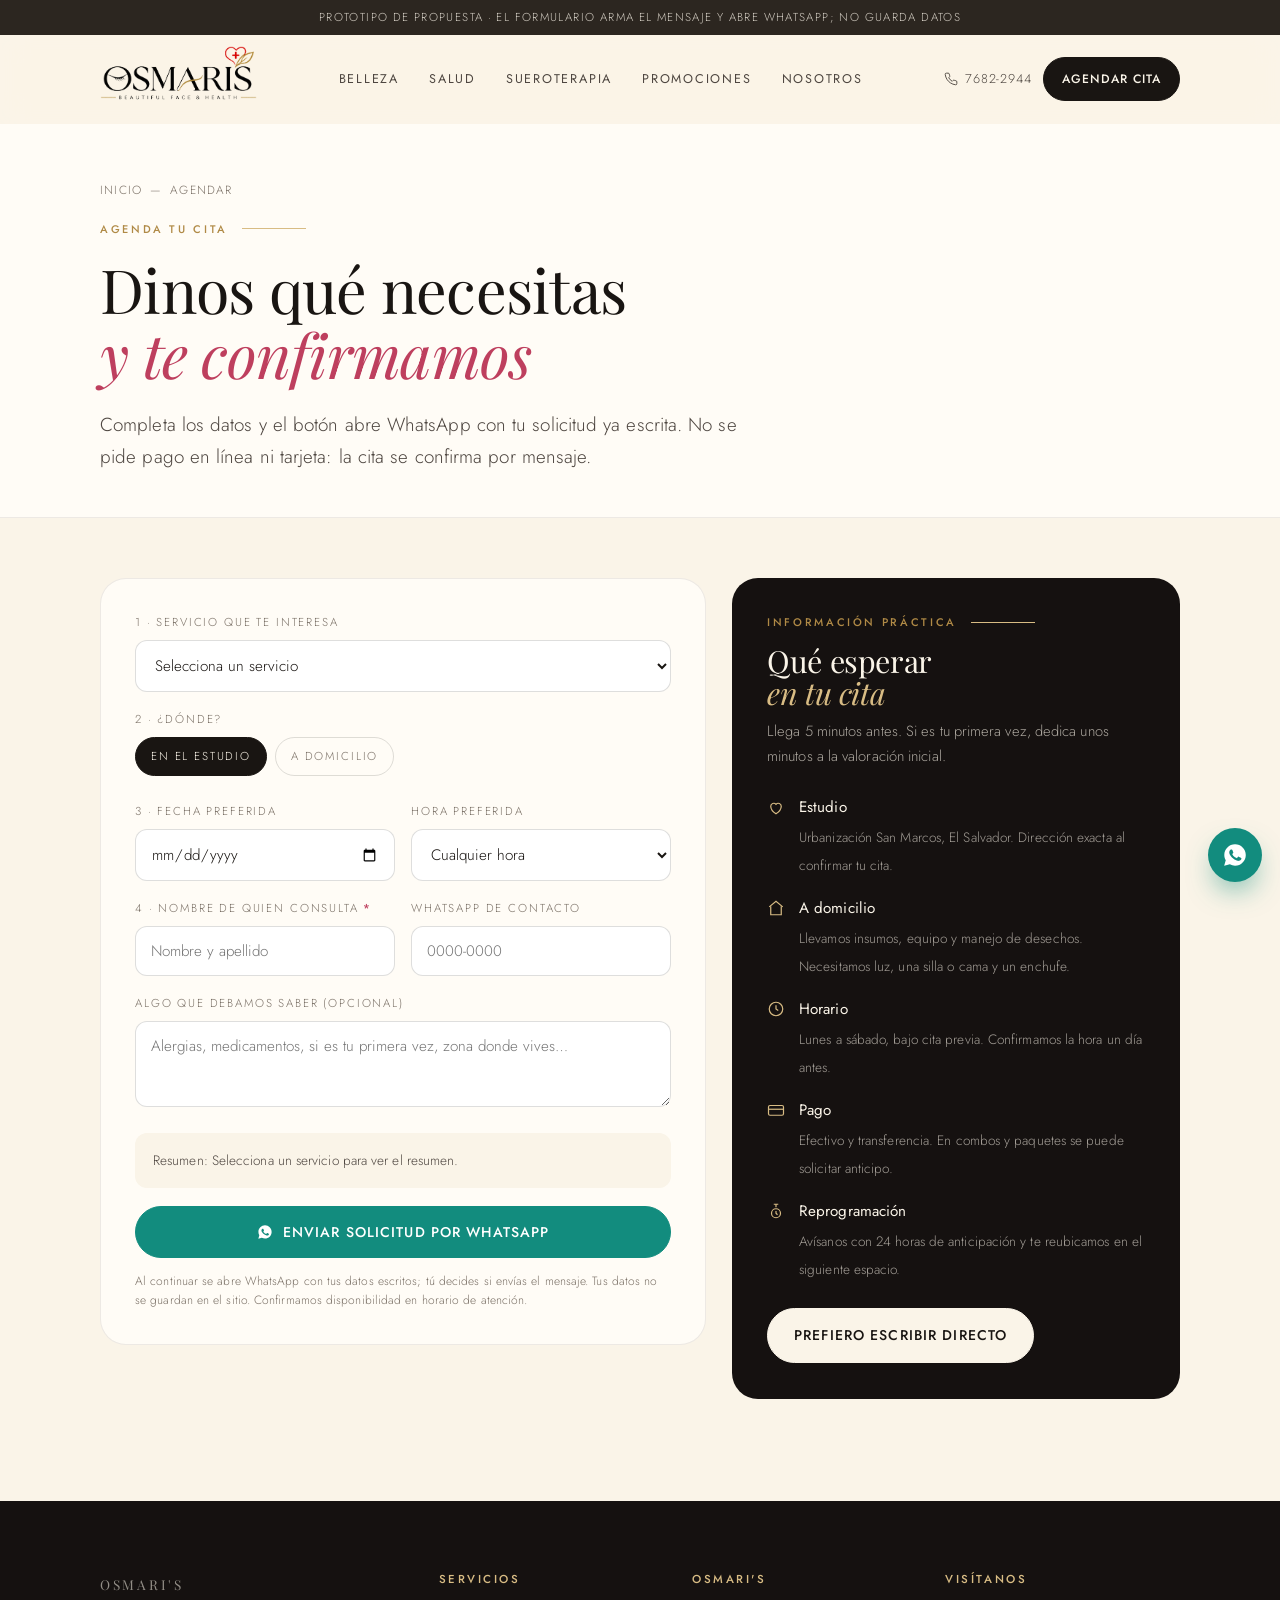
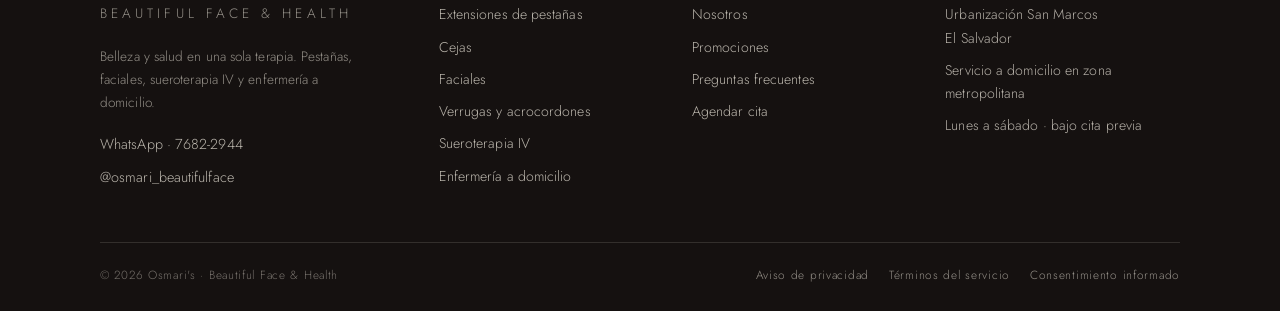
<file: agenda.html>
<!DOCTYPE html>
<html lang="es-SV">
<head>
<meta charset="UTF-8">
<meta name="viewport" content="width=device-width, initial-scale=1">
<title>Agendar cita | Osmari's</title>
<meta name="description" content="Agenda tu cita de pestañas, faciales, sueroterapia IV o enfermería a domicilio. Solicitud directa por WhatsApp, sin pagos en línea.">
<meta name="theme-color" content="#FAF4E8">
<link rel="icon" href="assets/img/logo.png">
<link rel="preconnect" href="https://fonts.googleapis.com">
<link rel="preconnect" href="https://fonts.gstatic.com" crossorigin>
<link href="https://fonts.googleapis.com/css2?family=Playfair+Display:ital,wght@0,400;0,500;1,400;1,500&family=Jost:wght@300;400;500&display=swap" rel="stylesheet">
<link rel="stylesheet" href="assets/css/styles.css">
<style>
  .chip{position:relative;display:inline-flex;align-items:center;gap:8px}
  .chip input{position:absolute;opacity:0;width:0;height:0;pointer-events:none}
  .chip:has(input:checked){background:var(--ink);color:var(--cream);border-color:var(--ink)}
</style>
</head>
<body>

<div class="demo-note">Prototipo de propuesta · el formulario arma el mensaje y abre WhatsApp; no guarda datos</div>

<header class="site-header">
  <div class="wrap nav">
    <a class="brand" href="index.html" aria-label="Osmari's, inicio">
      <img src="assets/img/logo.png" alt="Osmari's Beautiful Face &amp; Health">
    </a>
    <nav class="nav-links" aria-label="Navegación principal">
      <a href="belleza.html">Belleza</a>
      <a href="salud.html">Salud</a>
      <a href="salud.html#sueroterapia">Sueroterapia</a>
      <a href="index.html#promociones">Promociones</a>
      <a href="index.html#nosotros">Nosotros</a>
    </nav>
    <div class="nav-cta">
      <a class="nav-phone" href="tel:+50376822944">
        <svg width="14" height="14" viewBox="0 0 24 24" fill="none" stroke="currentColor" stroke-width="1.6"><path d="M22 16.9v3a2 2 0 0 1-2.2 2 19.8 19.8 0 0 1-8.6-3.1 19.5 19.5 0 0 1-6-6A19.8 19.8 0 0 1 2.1 4.2 2 2 0 0 1 4.1 2h3a2 2 0 0 1 2 1.7c.1 1 .4 1.9.7 2.8a2 2 0 0 1-.5 2.1L8.1 9.9a16 16 0 0 0 6 6l1.3-1.3a2 2 0 0 1 2.1-.4c.9.3 1.8.6 2.8.7a2 2 0 0 1 1.7 2Z"/></svg>
        7682-2944
      </a>
      <a class="btn btn--sm" href="agenda.html">Agendar cita</a>
      <button class="burger" aria-label="Abrir menú" aria-expanded="false"><span></span></button>
    </div>
  </div>
</header>

<div class="mobile-menu">
  <a href="belleza.html">Belleza</a>
  <a href="salud.html">Salud</a>
  <a href="salud.html#sueroterapia">Sueroterapia IV</a>
  <a href="index.html#promociones">Promociones</a>
  <a href="index.html#nosotros">Nosotros</a>
  <a href="agenda.html">Agendar cita</a>
  <a class="btn btn--wa" href="https://wa.me/50376822944" target="_blank" rel="noopener">Escribir por WhatsApp</a>
</div>

<section class="page-hero">
  <div class="wrap">
    <div class="crumbs"><a href="index.html">Inicio</a> <span>—</span> <span>Agendar</span></div>
    <p class="eyebrow">Agenda tu cita</p>
    <h1>Dinos qué necesitas<br><em>y te confirmamos</em></h1>
    <p class="lead" style="margin-top:22px">Completa los datos y el botón abre WhatsApp con tu solicitud ya escrita.
      No se pide pago en línea ni tarjeta: la cita se confirma por mensaje.</p>
  </div>
</section>

<section class="section" style="padding-top:clamp(36px,5vw,60px)">
  <div class="wrap booking">
    <form class="panel reveal" id="booking-form" novalidate>
      <div class="field">
        <label for="servicio">1 · Servicio que te interesa</label>
        <select id="servicio" name="servicio" required>
          <option value="">Selecciona un servicio</option>
          <optgroup label="Belleza">
            <option>Pestañas · técnica clásica</option>
            <option>Pestañas · volumen</option>
            <option>Pestañas · pelo a pelo (promo $20)</option>
            <option>Lifting de pestañas</option>
            <option>Laminado de cejas</option>
            <option>Diseño de cejas + henna</option>
            <option>Facial · limpieza profunda</option>
            <option>Facial · control de acné</option>
            <option>Facial · anti-edad</option>
            <option>Facial · hidratante</option>
            <option>Fototerapia LED</option>
            <option>Eliminación de acrocordones</option>
            <option>Cauterización de verrugas y lunares</option>
            <option>Combo pestañas + facial ($25)</option>
          </optgroup>
          <optgroup label="Salud">
            <option>Sueroterapia IV · NAD+</option>
            <option>Sueroterapia IV · Glutatión</option>
            <option>Sueroterapia IV · Myers / Myers Ultimate</option>
            <option>Sueroterapia IV · Mega dosis de vitamina C</option>
            <option>Sueroterapia IV · Wellness Advance</option>
            <option>Sueroterapia IV · Cóctel Belleza</option>
            <option>Sueroterapia IV · otro cóctel (te asesoramos)</option>
            <option>Inyección o medicamento endovenoso</option>
            <option>Curaciones / retiro de puntos</option>
            <option>Control de presión y glucosa</option>
            <option>Onicectomía (uña encarnada)</option>
            <option>Planificación familiar</option>
          </optgroup>
        </select>
        <p class="field-error" id="error-servicio">Elige el servicio que te interesa.</p>
      </div>

      <div class="field">
        <label>2 · ¿Dónde?</label>
        <div class="chips">
          <label class="chip"><input type="radio" name="modalidad" value="En el estudio (San Marcos)" checked>En el estudio</label>
          <label class="chip"><input type="radio" name="modalidad" value="A domicilio">A domicilio</label>
        </div>
      </div>

      <div class="two-col">
        <div class="field">
          <label for="fecha">3 · Fecha preferida</label>
          <input type="date" id="fecha" name="fecha">
        </div>
        <div class="field">
          <label for="hora">Hora preferida</label>
          <select id="hora" name="hora">
            <option value="">Cualquier hora</option>
            <option>8:00 a.m.</option>
            <option>9:00 a.m.</option>
            <option>10:00 a.m.</option>
            <option>11:00 a.m.</option>
            <option>1:00 p.m.</option>
            <option>2:00 p.m.</option>
            <option>3:00 p.m.</option>
            <option>4:00 p.m.</option>
            <option>5:00 p.m.</option>
          </select>
        </div>
      </div>

      <div class="two-col">
        <div class="field">
          <label for="nombre">4 · Nombre de quien consulta <span class="req">*</span></label>
          <input type="text" id="nombre" name="nombre" placeholder="Nombre y apellido"
                 autocomplete="name" required minlength="2">
          <p class="field-error" id="error-nombre">Escribe el nombre de quien va a consultar.</p>
        </div>
        <div class="field">
          <label for="telefono">WhatsApp de contacto</label>
          <input type="tel" id="telefono" name="telefono" placeholder="0000-0000" autocomplete="tel" inputmode="tel">
        </div>
      </div>

      <div class="field">
        <label for="nota">Algo que debamos saber (opcional)</label>
        <textarea id="nota" name="nota" placeholder="Alergias, medicamentos, si es tu primera vez, zona donde vives…"></textarea>
      </div>

      <div class="booking-summary">Resumen: <span id="summary">—</span></div>

      <button class="btn btn--wa" type="submit" style="width:100%;margin-top:18px">
        <svg width="16" height="16" viewBox="0 0 24 24" fill="currentColor"><path d="M12.04 2C6.58 2 2.13 6.45 2.13 11.91c0 1.75.46 3.45 1.32 4.95L2 22l5.25-1.38a9.9 9.9 0 0 0 4.79 1.22h.01c5.46 0 9.91-4.45 9.91-9.91S17.5 2 12.04 2Zm5.8 14.03c-.24.68-1.4 1.3-1.94 1.35-.5.05-.99.23-3.33-.7-2.81-1.1-4.6-3.98-4.74-4.17-.14-.19-1.13-1.5-1.13-2.86 0-1.36.71-2.03.96-2.31.25-.28.55-.35.73-.35.18 0 .37 0 .53.01.17.01.4-.06.62.48.23.55.79 1.9.86 2.04.07.14.11.3.02.48-.09.19-.14.3-.28.47-.14.16-.29.36-.42.48-.14.14-.28.29-.12.57.16.28.72 1.19 1.55 1.93 1.06.95 1.95 1.24 2.23 1.38.28.14.44.12.6-.07.16-.19.68-.79.86-1.06.18-.28.37-.23.62-.14.25.09 1.6.75 1.87.89.28.14.46.21.53.33.07.12.07.68-.17 1.36Z"/></svg>
        Enviar solicitud por WhatsApp
      </button>
      <p class="form-note">Al continuar se abre WhatsApp con tus datos escritos; tú decides si envías el mensaje.
        Tus datos no se guardan en el sitio. Confirmamos disponibilidad en horario de atención.</p>
    </form>

    <aside class="panel panel--dark reveal">
      <p class="eyebrow">Información práctica</p>
      <h2 class="display display--dark" style="font-size:1.9rem;margin:14px 0 10px">Qué esperar<br><em>en tu cita</em></h2>
      <p style="font-size:.92rem;color:rgba(250,244,232,.66);line-height:1.7">Llega 5 minutos antes.
        Si es tu primera vez, dedica unos minutos a la valoración inicial.</p>

      <div class="info-block">
        <div class="info-item">
          <svg viewBox="0 0 24 24" fill="none" stroke="currentColor" stroke-width="1.6"><path d="M12 21s-7-4.4-7-10a4 4 0 0 1 7-2.6A4 4 0 0 1 19 11c0 5.6-7 10-7 10Z"/></svg>
          <div><strong>Estudio</strong><span>Urbanización San Marcos, El Salvador. Dirección exacta al confirmar tu cita.</span></div>
        </div>
        <div class="info-item">
          <svg viewBox="0 0 24 24" fill="none" stroke="currentColor" stroke-width="1.6"><path d="M3 10.5 12 3l9 7.5"/><path d="M5 9.8V21h14V9.8"/></svg>
          <div><strong>A domicilio</strong><span>Llevamos insumos, equipo y manejo de desechos. Necesitamos luz, una silla o cama y un enchufe.</span></div>
        </div>
        <div class="info-item">
          <svg viewBox="0 0 24 24" fill="none" stroke="currentColor" stroke-width="1.6"><circle cx="12" cy="12" r="9"/><path d="M12 7v5l3 2"/></svg>
          <div><strong>Horario</strong><span>Lunes a sábado, bajo cita previa. Confirmamos la hora un día antes.</span></div>
        </div>
        <div class="info-item">
          <svg viewBox="0 0 24 24" fill="none" stroke="currentColor" stroke-width="1.6"><rect x="2" y="6" width="20" height="13" rx="2"/><path d="M2 11h20"/></svg>
          <div><strong>Pago</strong><span>Efectivo y transferencia. En combos y paquetes se puede solicitar anticipo.</span></div>
        </div>
        <div class="info-item">
          <svg viewBox="0 0 24 24" fill="none" stroke="currentColor" stroke-width="1.6"><path d="M9 3h6M12 3v4"/><circle cx="12" cy="15" r="6"/><path d="M12 12v3l2 2"/></svg>
          <div><strong>Reprogramación</strong><span>Avísanos con 24 horas de anticipación y te reubicamos en el siguiente espacio.</span></div>
        </div>
      </div>

      <a class="btn btn--light" style="margin-top:26px" href="https://wa.me/50376822944" target="_blank" rel="noopener">Prefiero escribir directo</a>
    </aside>
  </div>
</section>

<footer class="site-footer">
  <div class="wrap">
    <div class="footer-grid">
      <div class="footer-brand">
        <p class="footer-wordmark">Osmari's</p>
        <p class="footer-wordmark-sub">Beautiful Face &amp; Health</p>
        <p>Belleza y salud en una sola terapia. Pestañas, faciales, sueroterapia IV y enfermería a domicilio.</p>
        <div class="footer-contact">
          <a href="https://wa.me/50376822944" target="_blank" rel="noopener">WhatsApp · 7682-2944</a>
          <a href="https://instagram.com/osmari_beautifulface" target="_blank" rel="noopener">@osmari_beautifulface</a>
        </div>
      </div>
      <div>
        <h4>Servicios</h4>
        <ul class="footer-links">
          <li><a href="belleza.html#pestanas">Extensiones de pestañas</a></li>
          <li><a href="belleza.html#cejas">Cejas</a></li>
          <li><a href="belleza.html#faciales">Faciales</a></li>
          <li><a href="belleza.html#lesiones">Verrugas y acrocordones</a></li>
          <li><a href="salud.html#sueroterapia">Sueroterapia IV</a></li>
          <li><a href="salud.html#enfermeria">Enfermería a domicilio</a></li>
        </ul>
      </div>
      <div>
        <h4>Osmari's</h4>
        <ul class="footer-links">
          <li><a href="index.html#nosotros">Nosotros</a></li>
          <li><a href="index.html#promociones">Promociones</a></li>
          <li><a href="index.html#preguntas">Preguntas frecuentes</a></li>
          <li><a href="agenda.html">Agendar cita</a></li>
        </ul>
      </div>
      <div>
        <h4>Visítanos</h4>
        <ul class="footer-links">
          <li>Urbanización San Marcos<br>El Salvador</li>
          <li>Servicio a domicilio en zona<br>metropolitana</li>
          <li>Lunes a sábado · bajo cita previa</li>
        </ul>
      </div>
    </div>
    <div class="footer-bottom">
      <span>© <span data-year>2026</span> Osmari's · Beautiful Face &amp; Health</span>
      <div class="legal">
        <a href="#">Aviso de privacidad</a>
        <a href="#">Términos del servicio</a>
        <a href="#">Consentimiento informado</a>
      </div>
    </div>
  </div>
</footer>

<a class="wa-float" href="https://wa.me/50376822944" target="_blank" rel="noopener" aria-label="Escribir por WhatsApp">
  <svg viewBox="0 0 24 24" fill="currentColor"><path d="M12.04 2C6.58 2 2.13 6.45 2.13 11.91c0 1.75.46 3.45 1.32 4.95L2 22l5.25-1.38a9.9 9.9 0 0 0 4.79 1.22h.01c5.46 0 9.91-4.45 9.91-9.91S17.5 2 12.04 2Zm5.8 14.03c-.24.68-1.4 1.3-1.94 1.35-.5.05-.99.23-3.33-.7-2.81-1.1-4.6-3.98-4.74-4.17-.14-.19-1.13-1.5-1.13-2.86 0-1.36.71-2.03.96-2.31.25-.28.55-.35.73-.35.18 0 .37 0 .53.01.17.01.4-.06.62.48.23.55.79 1.9.86 2.04.07.14.11.3.02.48-.09.19-.14.3-.28.47-.14.16-.29.36-.42.48-.14.14-.28.29-.12.57.16.28.72 1.19 1.55 1.93 1.06.95 1.95 1.24 2.23 1.38.28.14.44.12.6-.07.16-.19.68-.79.86-1.06.18-.28.37-.23.62-.14.25.09 1.6.75 1.87.89.28.14.46.21.53.33.07.12.07.68-.17 1.36Z"/></svg>
</a>

<div class="sticky-bar">
  <a class="btn btn--ghost" href="index.html">Inicio</a>
  <a class="btn btn--wa" href="https://wa.me/50376822944" target="_blank" rel="noopener">WhatsApp</a>
</div>

<script src="assets/js/main.js"></script>
</body>
</html>
</file>
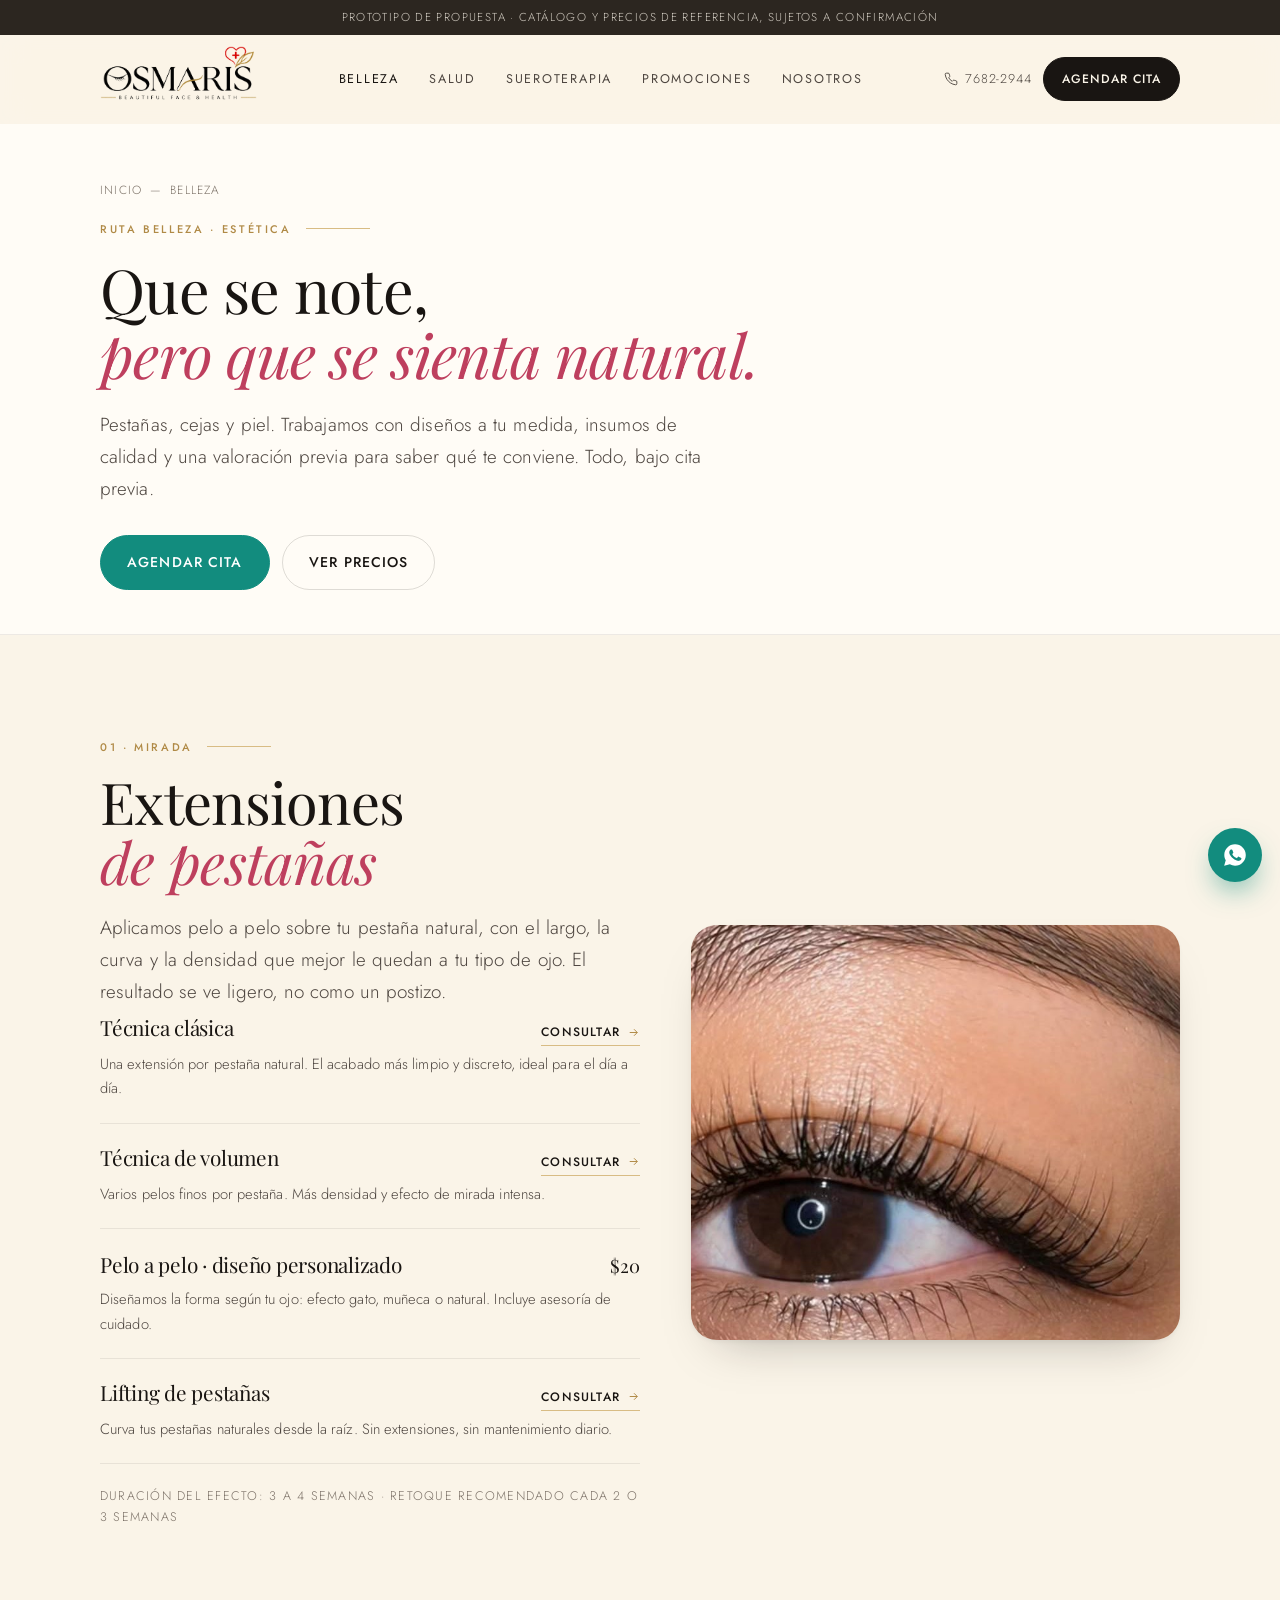
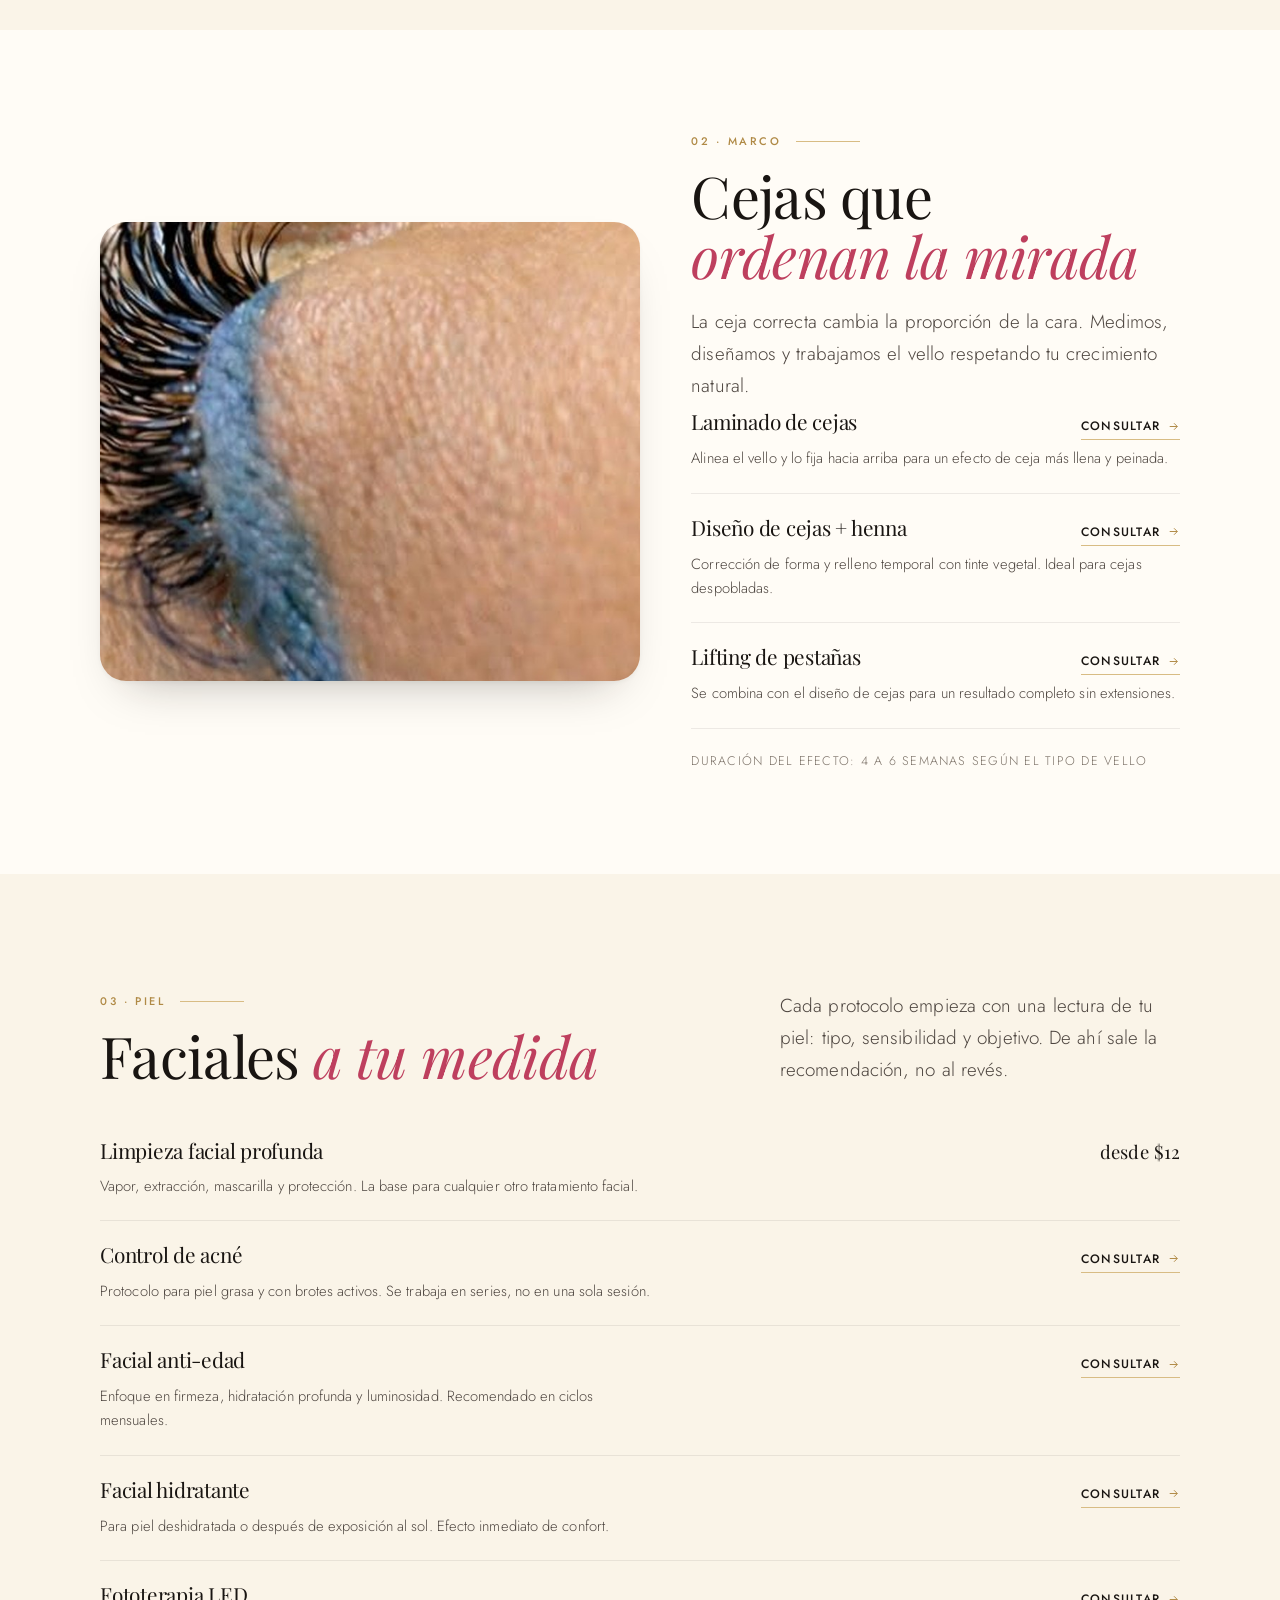
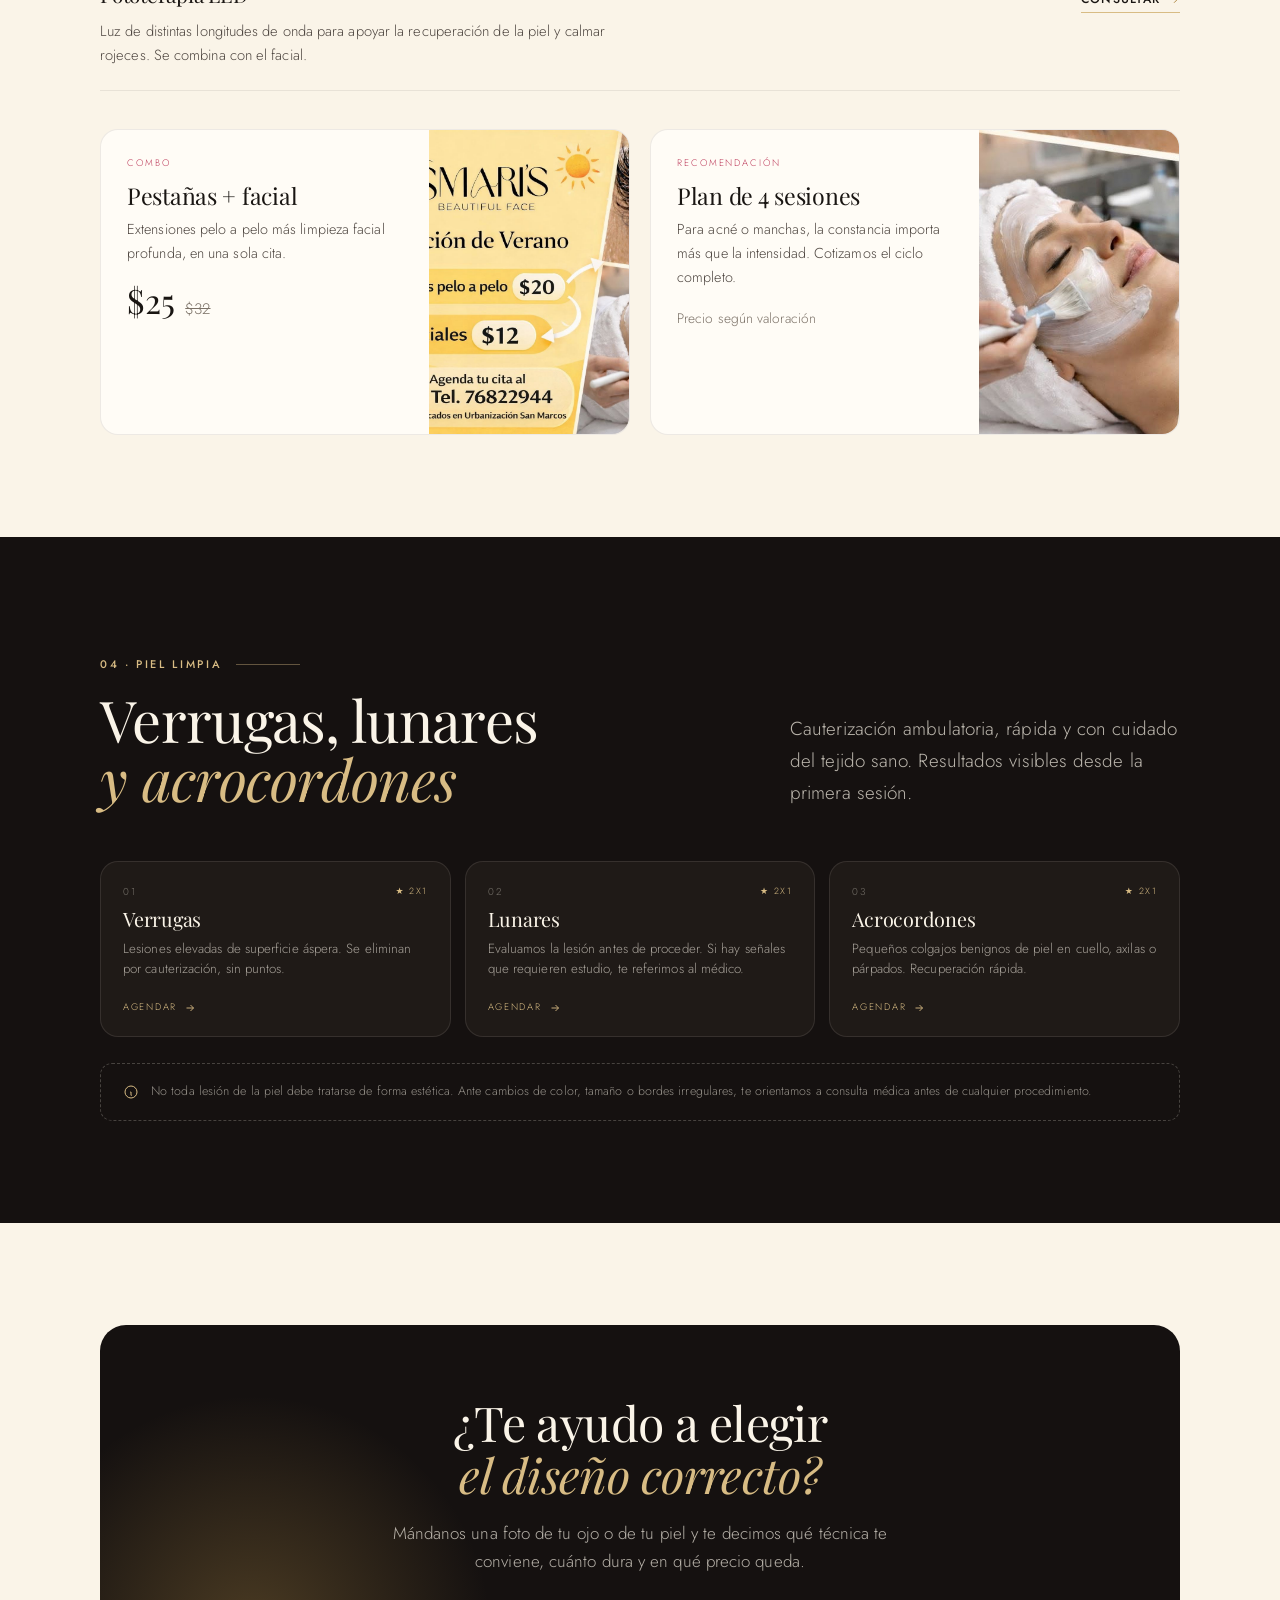
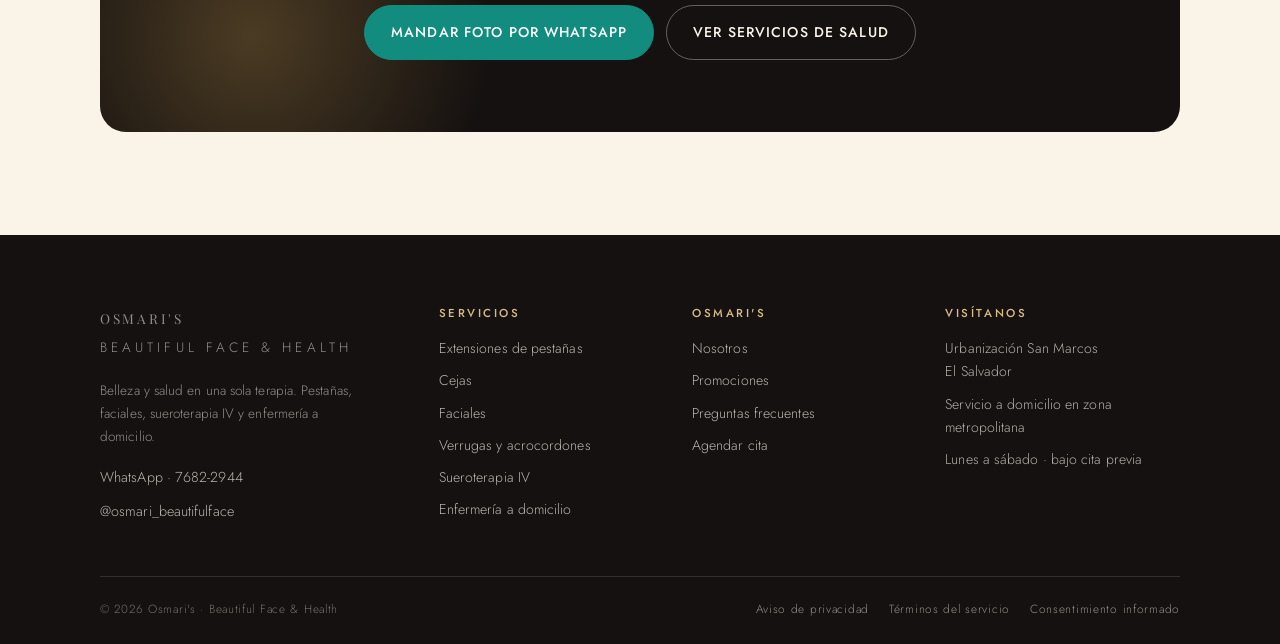
<file: belleza.html>
﻿<!DOCTYPE html>
<html lang="es-SV">
<head>
<meta charset="UTF-8">
<meta name="viewport" content="width=device-width, initial-scale=1">
<title>Belleza · Pestañas, cejas y faciales | Osmari's</title>
<meta name="description" content="Extensiones de pestañas clásicas, por volumen y pelo a pelo; laminado de cejas, lifting, faciales de limpieza profunda, acné, anti-edad, fototerapia LED y eliminación de acrocordones.">
<meta name="theme-color" content="#FAF4E8">
<link rel="icon" href="assets/img/logo.png">
<link rel="preconnect" href="https://fonts.googleapis.com">
<link rel="preconnect" href="https://fonts.gstatic.com" crossorigin>
<link href="https://fonts.googleapis.com/css2?family=Playfair+Display:ital,wght@0,400;0,500;1,400;1,500&family=Jost:wght@300;400;500&display=swap" rel="stylesheet">
<link rel="stylesheet" href="assets/css/styles.css">
</head>
<body>

<div class="demo-note">Prototipo de propuesta · catálogo y precios de referencia, sujetos a confirmación</div>

<header class="site-header">
  <div class="wrap nav">
    <a class="brand" href="index.html" aria-label="Osmari's, inicio">
      <img src="assets/img/logo.png" alt="Osmari's Beautiful Face &amp; Health">
    </a>
    <nav class="nav-links" aria-label="Navegación principal">
      <a href="belleza.html" style="color:var(--ink)">Belleza</a>
      <a href="salud.html">Salud</a>
      <a href="salud.html#sueroterapia">Sueroterapia</a>
      <a href="index.html#promociones">Promociones</a>
      <a href="index.html#nosotros">Nosotros</a>
    </nav>
    <div class="nav-cta">
      <a class="nav-phone" href="tel:+50376822944">
        <svg width="14" height="14" viewBox="0 0 24 24" fill="none" stroke="currentColor" stroke-width="1.6"><path d="M22 16.9v3a2 2 0 0 1-2.2 2 19.8 19.8 0 0 1-8.6-3.1 19.5 19.5 0 0 1-6-6A19.8 19.8 0 0 1 2.1 4.2 2 2 0 0 1 4.1 2h3a2 2 0 0 1 2 1.7c.1 1 .4 1.9.7 2.8a2 2 0 0 1-.5 2.1L8.1 9.9a16 16 0 0 0 6 6l1.3-1.3a2 2 0 0 1 2.1-.4c.9.3 1.8.6 2.8.7a2 2 0 0 1 1.7 2Z"/></svg>
        7682-2944
      </a>
      <a class="btn btn--sm" href="agenda.html">Agendar cita</a>
      <button class="burger" aria-label="Abrir menú" aria-expanded="false"><span></span></button>
    </div>
  </div>
</header>

<div class="mobile-menu">
  <a href="belleza.html">Belleza</a>
  <a href="salud.html">Salud</a>
  <a href="salud.html#sueroterapia">Sueroterapia IV</a>
  <a href="index.html#promociones">Promociones</a>
  <a href="index.html#nosotros">Nosotros</a>
  <a href="agenda.html">Agendar cita</a>
  <a class="btn btn--wa" href="https://wa.me/50376822944" target="_blank" rel="noopener">Escribir por WhatsApp</a>
</div>

<section class="page-hero">
  <div class="wrap">
    <div class="crumbs"><a href="index.html">Inicio</a> <span>—</span> <span>Belleza</span></div>
    <p class="eyebrow">Ruta belleza · Estética</p>
    <h1>Que se note,<br><em>pero que se sienta natural.</em></h1>
    <p class="lead" style="margin-top:22px">Pestañas, cejas y piel. Trabajamos con diseños a tu medida, insumos de calidad
      y una valoración previa para saber qué te conviene. Todo, bajo cita previa.</p>
    <div class="hero-actions" style="margin-top:30px">
      <a class="btn btn--wa" href="agenda.html">Agendar cita</a>
      <a class="btn btn--ghost" href="#pestanas">Ver precios</a>
    </div>
  </div>
</section>

<!-- ===================== PESTAÑAS ===================== -->
<section class="section" id="pestanas">
  <div class="wrap split">
    <div class="reveal">
      <p class="eyebrow">01 · Mirada</p>
      <h2 class="display" style="margin:16px 0 20px">Extensiones<br><em>de pestañas</em></h2>
      <p class="lead">Aplicamos pelo a pelo sobre tu pestaña natural, con el largo, la curva y la densidad
        que mejor le quedan a tu tipo de ojo. El resultado se ve ligero, no como un postizo.</p>

      <div class="svc-list">
        <div class="svc">
          <div class="svc-row"><h3>Técnica clásica</h3><a class="price-link" href="https://wa.me/50376822944?text=Hola%20Osmari%27s%20%F0%9F%91%8B%20Quiero%20m%C3%A1s%20informaci%C3%B3n%20sobre%20el%20servicio%20de%20t%C3%A9cnica%20cl%C3%A1sica." target="_blank" rel="noopener" aria-label="Consultar por WhatsApp sobre Técnica clásica">Consultar <svg viewBox="0 0 24 24" fill="none" stroke="currentColor" stroke-width="1.8" aria-hidden="true"><path d="M5 12h14M13 6l6 6-6 6"/></svg></a></div>
          <p>Una extensión por pestaña natural. El acabado más limpio y discreto, ideal para el día a día.</p>
        </div>
        <div class="svc">
          <div class="svc-row"><h3>Técnica de volumen</h3><a class="price-link" href="https://wa.me/50376822944?text=Hola%20Osmari%27s%20%F0%9F%91%8B%20Quiero%20m%C3%A1s%20informaci%C3%B3n%20sobre%20el%20servicio%20de%20t%C3%A9cnica%20de%20volumen." target="_blank" rel="noopener" aria-label="Consultar por WhatsApp sobre Técnica de volumen">Consultar <svg viewBox="0 0 24 24" fill="none" stroke="currentColor" stroke-width="1.8" aria-hidden="true"><path d="M5 12h14M13 6l6 6-6 6"/></svg></a></div>
          <p>Varios pelos finos por pestaña. Más densidad y efecto de mirada intensa.</p>
        </div>
        <div class="svc">
          <div class="svc-row"><h3>Pelo a pelo · diseño personalizado</h3><span class="price">$20</span></div>
          <p>Diseñamos la forma según tu ojo: efecto gato, muñeca o natural. Incluye asesoría de cuidado.</p>
        </div>
        <div class="svc">
          <div class="svc-row"><h3>Lifting de pestañas</h3><a class="price-link" href="https://wa.me/50376822944?text=Hola%20Osmari%27s%20%F0%9F%91%8B%20Quiero%20m%C3%A1s%20informaci%C3%B3n%20sobre%20el%20servicio%20de%20lifting%20de%20pesta%C3%B1as." target="_blank" rel="noopener" aria-label="Consultar por WhatsApp sobre Lifting de pestañas">Consultar <svg viewBox="0 0 24 24" fill="none" stroke="currentColor" stroke-width="1.8" aria-hidden="true"><path d="M5 12h14M13 6l6 6-6 6"/></svg></a></div>
          <p>Curva tus pestañas naturales desde la raíz. Sin extensiones, sin mantenimiento diario.</p>
        </div>
      </div>
      <p class="svc-note">Duración del efecto: 3 a 4 semanas · Retoque recomendado cada 2 o 3 semanas</p>
    </div>
    <div class="split-media reveal">
      <img src="assets/img/foto-pestanas.jpg" alt="Detalle de extensiones de pestañas pelo a pelo">
    </div>
  </div>
</section>

<!-- ===================== CEJAS ===================== -->
<section class="section section--paper" id="cejas">
  <div class="wrap split split--flip">
    <div class="split-media reveal">
      <img src="assets/img/foto-cejas.jpg" alt="Diseño y lifting de cejas">
    </div>
    <div class="reveal">
      <p class="eyebrow">02 · Marco</p>
      <h2 class="display" style="margin:16px 0 20px">Cejas que<br><em>ordenan la mirada</em></h2>
      <p class="lead">La ceja correcta cambia la proporción de la cara. Medimos, diseñamos y trabajamos
        el vello respetando tu crecimiento natural.</p>
      <div class="svc-list">
        <div class="svc">
          <div class="svc-row"><h3>Laminado de cejas</h3><a class="price-link" href="https://wa.me/50376822944?text=Hola%20Osmari%27s%20%F0%9F%91%8B%20Quiero%20m%C3%A1s%20informaci%C3%B3n%20sobre%20el%20servicio%20de%20laminado%20de%20cejas." target="_blank" rel="noopener" aria-label="Consultar por WhatsApp sobre Laminado de cejas">Consultar <svg viewBox="0 0 24 24" fill="none" stroke="currentColor" stroke-width="1.8" aria-hidden="true"><path d="M5 12h14M13 6l6 6-6 6"/></svg></a></div>
          <p>Alinea el vello y lo fija hacia arriba para un efecto de ceja más llena y peinada.</p>
        </div>
        <div class="svc">
          <div class="svc-row"><h3>Diseño de cejas + henna</h3><a class="price-link" href="https://wa.me/50376822944?text=Hola%20Osmari%27s%20%F0%9F%91%8B%20Quiero%20m%C3%A1s%20informaci%C3%B3n%20sobre%20el%20servicio%20de%20dise%C3%B1o%20de%20cejas%20%2B%20henna." target="_blank" rel="noopener" aria-label="Consultar por WhatsApp sobre Diseño de cejas + henna">Consultar <svg viewBox="0 0 24 24" fill="none" stroke="currentColor" stroke-width="1.8" aria-hidden="true"><path d="M5 12h14M13 6l6 6-6 6"/></svg></a></div>
          <p>Corrección de forma y relleno temporal con tinte vegetal. Ideal para cejas despobladas.</p>
        </div>
        <div class="svc">
          <div class="svc-row"><h3>Lifting de pestañas</h3><a class="price-link" href="https://wa.me/50376822944?text=Hola%20Osmari%27s%20%F0%9F%91%8B%20Quiero%20m%C3%A1s%20informaci%C3%B3n%20sobre%20el%20servicio%20de%20lifting%20de%20pesta%C3%B1as." target="_blank" rel="noopener" aria-label="Consultar por WhatsApp sobre Lifting de pestañas">Consultar <svg viewBox="0 0 24 24" fill="none" stroke="currentColor" stroke-width="1.8" aria-hidden="true"><path d="M5 12h14M13 6l6 6-6 6"/></svg></a></div>
          <p>Se combina con el diseño de cejas para un resultado completo sin extensiones.</p>
        </div>
      </div>
      <p class="svc-note">Duración del efecto: 4 a 6 semanas según el tipo de vello</p>
    </div>
  </div>
</section>

<!-- ===================== FACIALES ===================== -->
<section class="section" id="faciales">
  <div class="wrap">
    <div class="section-head reveal">
      <div class="section-head__text">
        <p class="eyebrow">03 · Piel</p>
        <h2 class="display">Faciales <em>a tu medida</em></h2>
      </div>
      <p class="lead" style="max-width:400px">Cada protocolo empieza con una lectura de tu piel: tipo, sensibilidad
        y objetivo. De ahí sale la recomendación, no al revés.</p>
    </div>

    <div class="svc-list reveal">
      <div class="svc">
        <div class="svc-row"><h3>Limpieza facial profunda</h3><span class="price">desde $12</span></div>
        <p>Vapor, extracción, mascarilla y protección. La base para cualquier otro tratamiento facial.</p>
      </div>
      <div class="svc">
        <div class="svc-row"><h3>Control de acné</h3><a class="price-link" href="https://wa.me/50376822944?text=Hola%20Osmari%27s%20%F0%9F%91%8B%20Quiero%20m%C3%A1s%20informaci%C3%B3n%20sobre%20el%20servicio%20de%20control%20de%20acn%C3%A9." target="_blank" rel="noopener" aria-label="Consultar por WhatsApp sobre Control de acné">Consultar <svg viewBox="0 0 24 24" fill="none" stroke="currentColor" stroke-width="1.8" aria-hidden="true"><path d="M5 12h14M13 6l6 6-6 6"/></svg></a></div>
        <p>Protocolo para piel grasa y con brotes activos. Se trabaja en series, no en una sola sesión.</p>
      </div>
      <div class="svc">
        <div class="svc-row"><h3>Facial anti-edad</h3><a class="price-link" href="https://wa.me/50376822944?text=Hola%20Osmari%27s%20%F0%9F%91%8B%20Quiero%20m%C3%A1s%20informaci%C3%B3n%20sobre%20el%20servicio%20de%20facial%20anti-edad." target="_blank" rel="noopener" aria-label="Consultar por WhatsApp sobre Facial anti-edad">Consultar <svg viewBox="0 0 24 24" fill="none" stroke="currentColor" stroke-width="1.8" aria-hidden="true"><path d="M5 12h14M13 6l6 6-6 6"/></svg></a></div>
        <p>Enfoque en firmeza, hidratación profunda y luminosidad. Recomendado en ciclos mensuales.</p>
      </div>
      <div class="svc">
        <div class="svc-row"><h3>Facial hidratante</h3><a class="price-link" href="https://wa.me/50376822944?text=Hola%20Osmari%27s%20%F0%9F%91%8B%20Quiero%20m%C3%A1s%20informaci%C3%B3n%20sobre%20el%20servicio%20de%20facial%20hidratante." target="_blank" rel="noopener" aria-label="Consultar por WhatsApp sobre Facial hidratante">Consultar <svg viewBox="0 0 24 24" fill="none" stroke="currentColor" stroke-width="1.8" aria-hidden="true"><path d="M5 12h14M13 6l6 6-6 6"/></svg></a></div>
        <p>Para piel deshidratada o después de exposición al sol. Efecto inmediato de confort.</p>
      </div>
      <div class="svc">
        <div class="svc-row"><h3>Fototerapia LED</h3><a class="price-link" href="https://wa.me/50376822944?text=Hola%20Osmari%27s%20%F0%9F%91%8B%20Quiero%20m%C3%A1s%20informaci%C3%B3n%20sobre%20el%20servicio%20de%20fototerapia%20LED." target="_blank" rel="noopener" aria-label="Consultar por WhatsApp sobre Fototerapia LED">Consultar <svg viewBox="0 0 24 24" fill="none" stroke="currentColor" stroke-width="1.8" aria-hidden="true"><path d="M5 12h14M13 6l6 6-6 6"/></svg></a></div>
        <p>Luz de distintas longitudes de onda para apoyar la recuperación de la piel y calmar rojeces. Se combina con el facial.</p>
      </div>
    </div>

    <div class="promos" style="margin-top:38px">
      <a class="promo reveal" href="agenda.html">
        <div class="promo-body">
          <span class="promo-flag">Combo</span>
          <h3>Pestañas + facial</h3>
          <p>Extensiones pelo a pelo más limpieza facial profunda, en una sola cita.</p>
          <div class="promo-price"><b>$25</b> <s>$32</s></div>
        </div>
        <div class="promo-media"><img src="assets/img/promo-verano.jpg" alt="Combo de pestañas y facials"></div>
      </a>
      <div class="promo reveal" style="pointer-events:none">
        <div class="promo-body">
          <span class="promo-flag">Recomendación</span>
          <h3>Plan de 4 sesiones</h3>
          <p>Para acné o manchas, la constancia importa más que la intensidad. Cotizamos el ciclo completo.</p>
          <div class="promo-price"><span class="small muted">Precio según valoración</span></div>
        </div>
        <div class="promo-media"><img src="assets/img/foto-facial.jpg" alt="Aplicación de mascarilla facial"></div>
      </div>
    </div>
  </div>
</section>

<!-- ===================== LESIONES ===================== -->
<section class="section section--dark" id="lesiones">
  <div class="wrap">
    <div class="section-head reveal">
      <div class="section-head__text">
        <p class="eyebrow">04 · Piel limpia</p>
        <h2 class="display display--dark">Verrugas, lunares<br><em>y acrocordones</em></h2>
      </div>
      <p class="lead" style="max-width:390px">Cauterización ambulatoria, rápida y con cuidado del tejido sano.
        Resultados visibles desde la primera sesión.</p>
    </div>

    <div class="iv-grid" style="margin-top:8px">
      <article class="iv reveal">
        <div class="iv-top"><span class="iv-num">01</span><span class="iv-star">★ 2x1</span></div>
        <h3>Verrugas</h3>
        <p>Lesiones elevadas de superficie áspera. Se eliminan por cauterización, sin puntos.</p>
        <a class="iv-more" href="agenda.html">Agendar <svg width="12" height="12" viewBox="0 0 24 24" fill="none" stroke="currentColor" stroke-width="1.8"><path d="M5 12h14M13 6l6 6-6 6"/></svg></a>
      </article>
      <article class="iv reveal">
        <div class="iv-top"><span class="iv-num">02</span><span class="iv-star">★ 2x1</span></div>
        <h3>Lunares</h3>
        <p>Evaluamos la lesión antes de proceder. Si hay señales que requieren estudio, te referimos al médico.</p>
        <a class="iv-more" href="agenda.html">Agendar <svg width="12" height="12" viewBox="0 0 24 24" fill="none" stroke="currentColor" stroke-width="1.8"><path d="M5 12h14M13 6l6 6-6 6"/></svg></a>
      </article>
      <article class="iv reveal">
        <div class="iv-top"><span class="iv-num">03</span><span class="iv-star">★ 2x1</span></div>
        <h3>Acrocordones</h3>
        <p>Pequeños colgajos benignos de piel en cuello, axilas o párpados. Recuperación rápida.</p>
        <a class="iv-more" href="agenda.html">Agendar <svg width="12" height="12" viewBox="0 0 24 24" fill="none" stroke="currentColor" stroke-width="1.8"><path d="M5 12h14M13 6l6 6-6 6"/></svg></a>
      </article>
    </div>

    <div class="iv-note">
      <svg viewBox="0 0 24 24" fill="none" stroke="currentColor" stroke-width="1.5"><circle cx="12" cy="12" r="9"/><path d="M12 8h.01M11 12h1v5h1"/></svg>
      <p>No toda lesión de la piel debe tratarse de forma estética. Ante cambios de color, tamaño o bordes irregulares,
        te orientamos a consulta médica antes de cualquier procedimiento.</p>
    </div>
  </div>
</section>

<!-- ===================== CTA ===================== -->
<section class="section">
  <div class="wrap">
    <div class="cta-band reveal">
      <h2>¿Te ayudo a elegir<br><em style="font-style:italic;color:var(--gold-2)">el diseño correcto?</em></h2>
      <p>Mándanos una foto de tu ojo o de tu piel y te decimos qué técnica te conviene, cuánto dura y en qué precio queda.</p>
      <div class="hero-actions">
        <a class="btn btn--wa" href="https://wa.me/50376822944" target="_blank" rel="noopener">Mandar foto por WhatsApp</a>
        <a class="btn btn--outline-light" href="salud.html">Ver servicios de salud</a>
      </div>
    </div>
  </div>
</section>

<footer class="site-footer">
  <div class="wrap">
    <div class="footer-grid">
      <div class="footer-brand">
        <p class="footer-wordmark">Osmari's</p>
        <p class="footer-wordmark-sub">Beautiful Face &amp; Health</p>
        <p>Belleza y salud en una sola terapia. Pestañas, faciales, sueroterapia IV y enfermería a domicilio.</p>
        <div class="footer-contact">
          <a href="https://wa.me/50376822944" target="_blank" rel="noopener">WhatsApp · 7682-2944</a>
          <a href="https://instagram.com/osmari_beautifulface" target="_blank" rel="noopener">@osmari_beautifulface</a>
        </div>
      </div>
      <div>
        <h4>Servicios</h4>
        <ul class="footer-links">
          <li><a href="belleza.html#pestanas">Extensiones de pestañas</a></li>
          <li><a href="belleza.html#cejas">Cejas</a></li>
          <li><a href="belleza.html#faciales">Faciales</a></li>
          <li><a href="belleza.html#lesiones">Verrugas y acrocordones</a></li>
          <li><a href="salud.html#sueroterapia">Sueroterapia IV</a></li>
          <li><a href="salud.html#enfermeria">Enfermería a domicilio</a></li>
        </ul>
      </div>
      <div>
        <h4>Osmari's</h4>
        <ul class="footer-links">
          <li><a href="index.html#nosotros">Nosotros</a></li>
          <li><a href="index.html#promociones">Promociones</a></li>
          <li><a href="index.html#preguntas">Preguntas frecuentes</a></li>
          <li><a href="agenda.html">Agendar cita</a></li>
        </ul>
      </div>
      <div>
        <h4>Visítanos</h4>
        <ul class="footer-links">
          <li>Urbanización San Marcos<br>El Salvador</li>
          <li>Servicio a domicilio en zona<br>metropolitana</li>
          <li>Lunes a sábado · bajo cita previa</li>
        </ul>
      </div>
    </div>
    <div class="footer-bottom">
      <span>© <span data-year>2026</span> Osmari's · Beautiful Face &amp; Health</span>
      <div class="legal">
        <a href="#">Aviso de privacidad</a>
        <a href="#">Términos del servicio</a>
        <a href="#">Consentimiento informado</a>
      </div>
    </div>
  </div>
</footer>

<a class="wa-float" href="https://wa.me/50376822944" target="_blank" rel="noopener" aria-label="Escribir por WhatsApp">
  <svg viewBox="0 0 24 24" fill="currentColor"><path d="M12.04 2C6.58 2 2.13 6.45 2.13 11.91c0 1.75.46 3.45 1.32 4.95L2 22l5.25-1.38a9.9 9.9 0 0 0 4.79 1.22h.01c5.46 0 9.91-4.45 9.91-9.91S17.5 2 12.04 2Zm5.8 14.03c-.24.68-1.4 1.3-1.94 1.35-.5.05-.99.23-3.33-.7-2.81-1.1-4.6-3.98-4.74-4.17-.14-.19-1.13-1.5-1.13-2.86 0-1.36.71-2.03.96-2.31.25-.28.55-.35.73-.35.18 0 .37 0 .53.01.17.01.4-.06.62.48.23.55.79 1.9.86 2.04.07.14.11.3.02.48-.09.19-.14.3-.28.47-.14.16-.29.36-.42.48-.14.14-.28.29-.12.57.16.28.72 1.19 1.55 1.93 1.06.95 1.95 1.24 2.23 1.38.28.14.44.12.6-.07.16-.19.68-.79.86-1.06.18-.28.37-.23.62-.14.25.09 1.6.75 1.87.89.28.14.46.21.53.33.07.12.07.68-.17 1.36Z"/></svg>
</a>

<div class="sticky-bar">
  <a class="btn btn--ghost" href="salud.html">Salud</a>
  <a class="btn btn--wa" href="agenda.html">Agendar cita</a>
</div>

<script src="assets/js/main.js"></script>
</body>
</html>
</file>
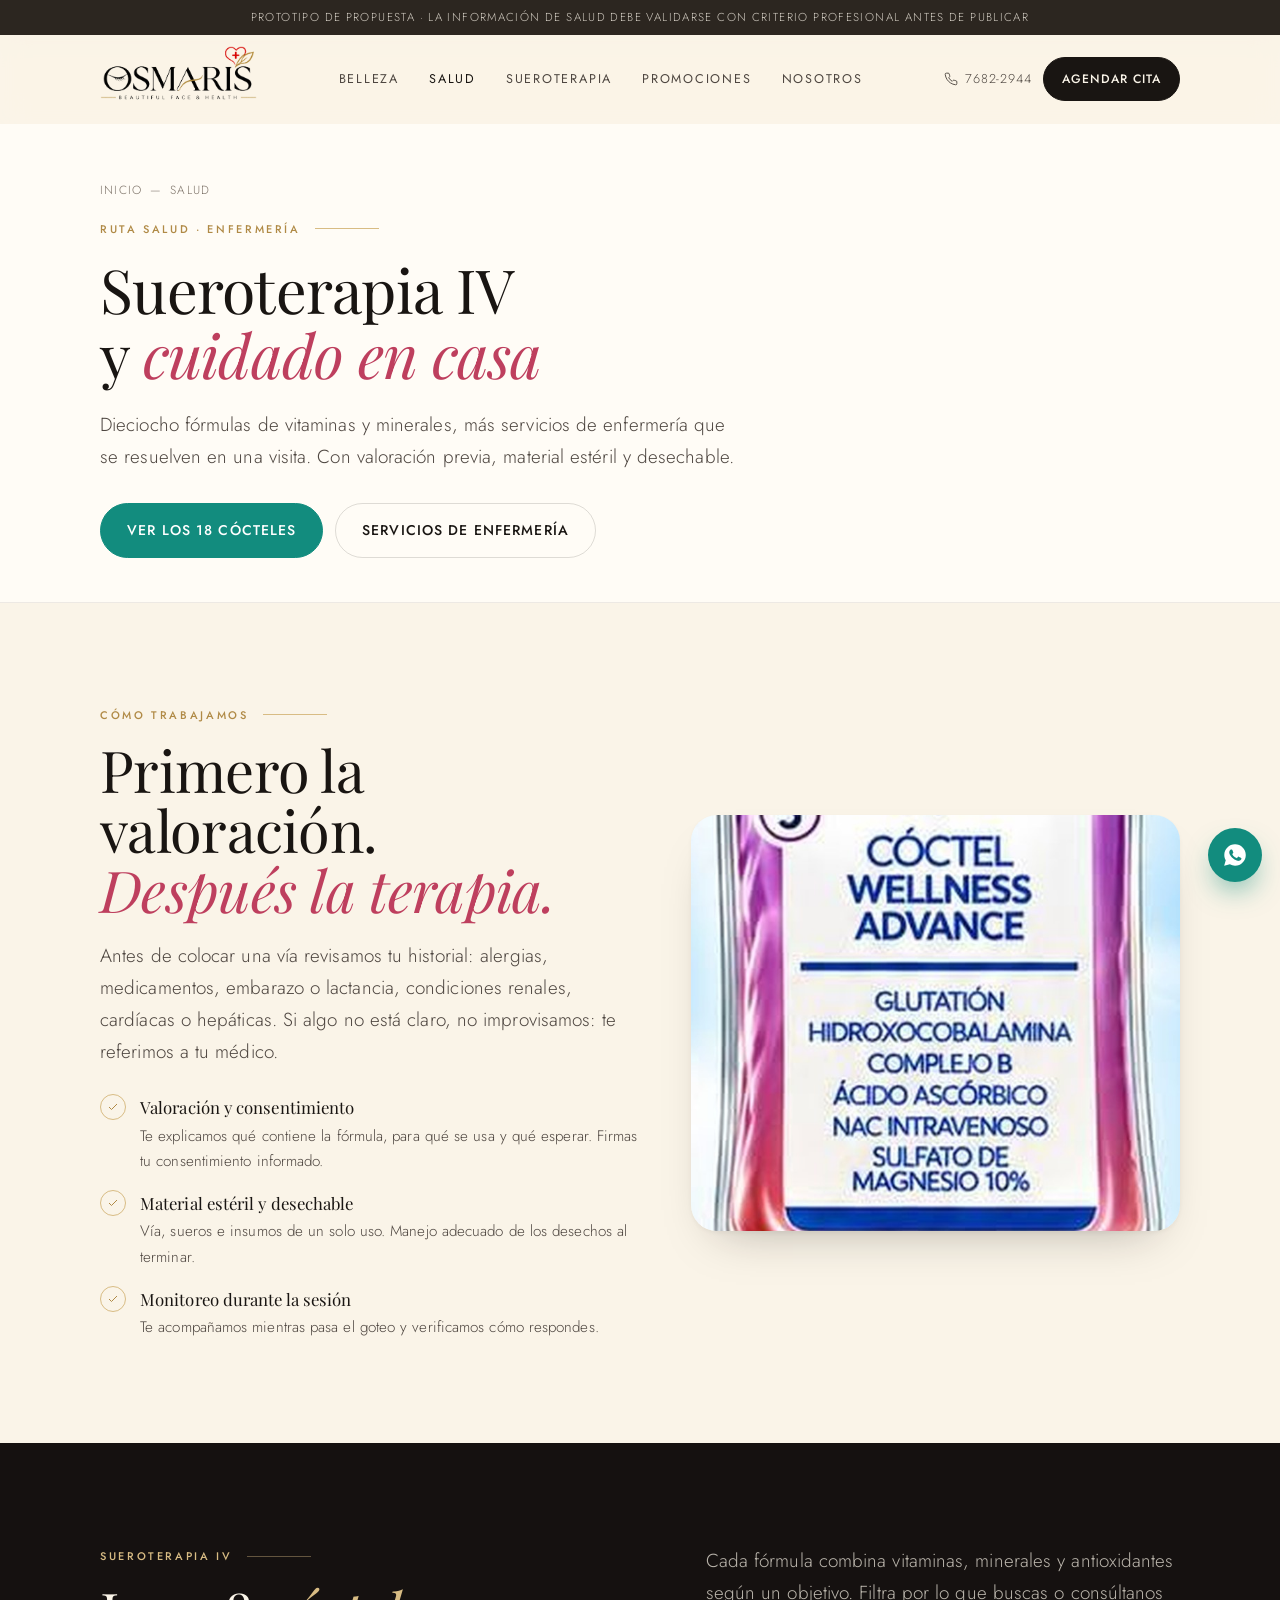
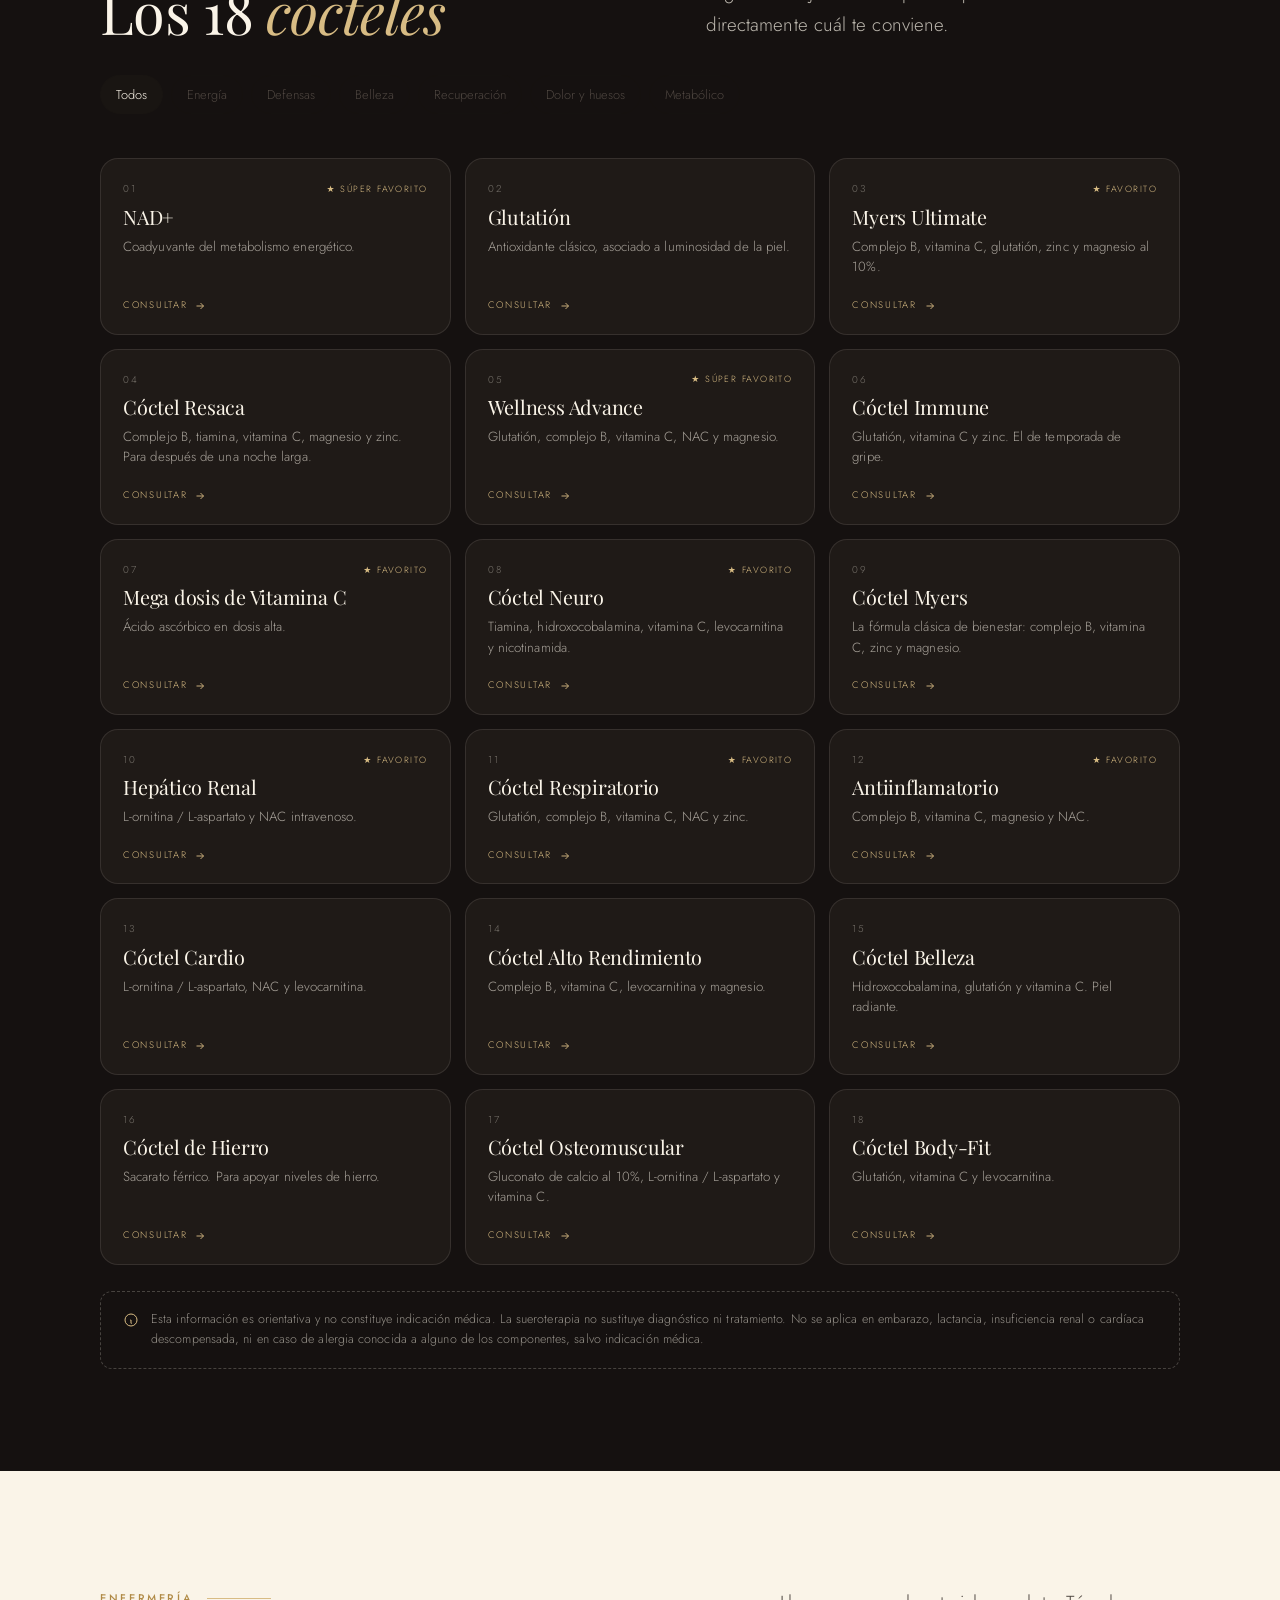
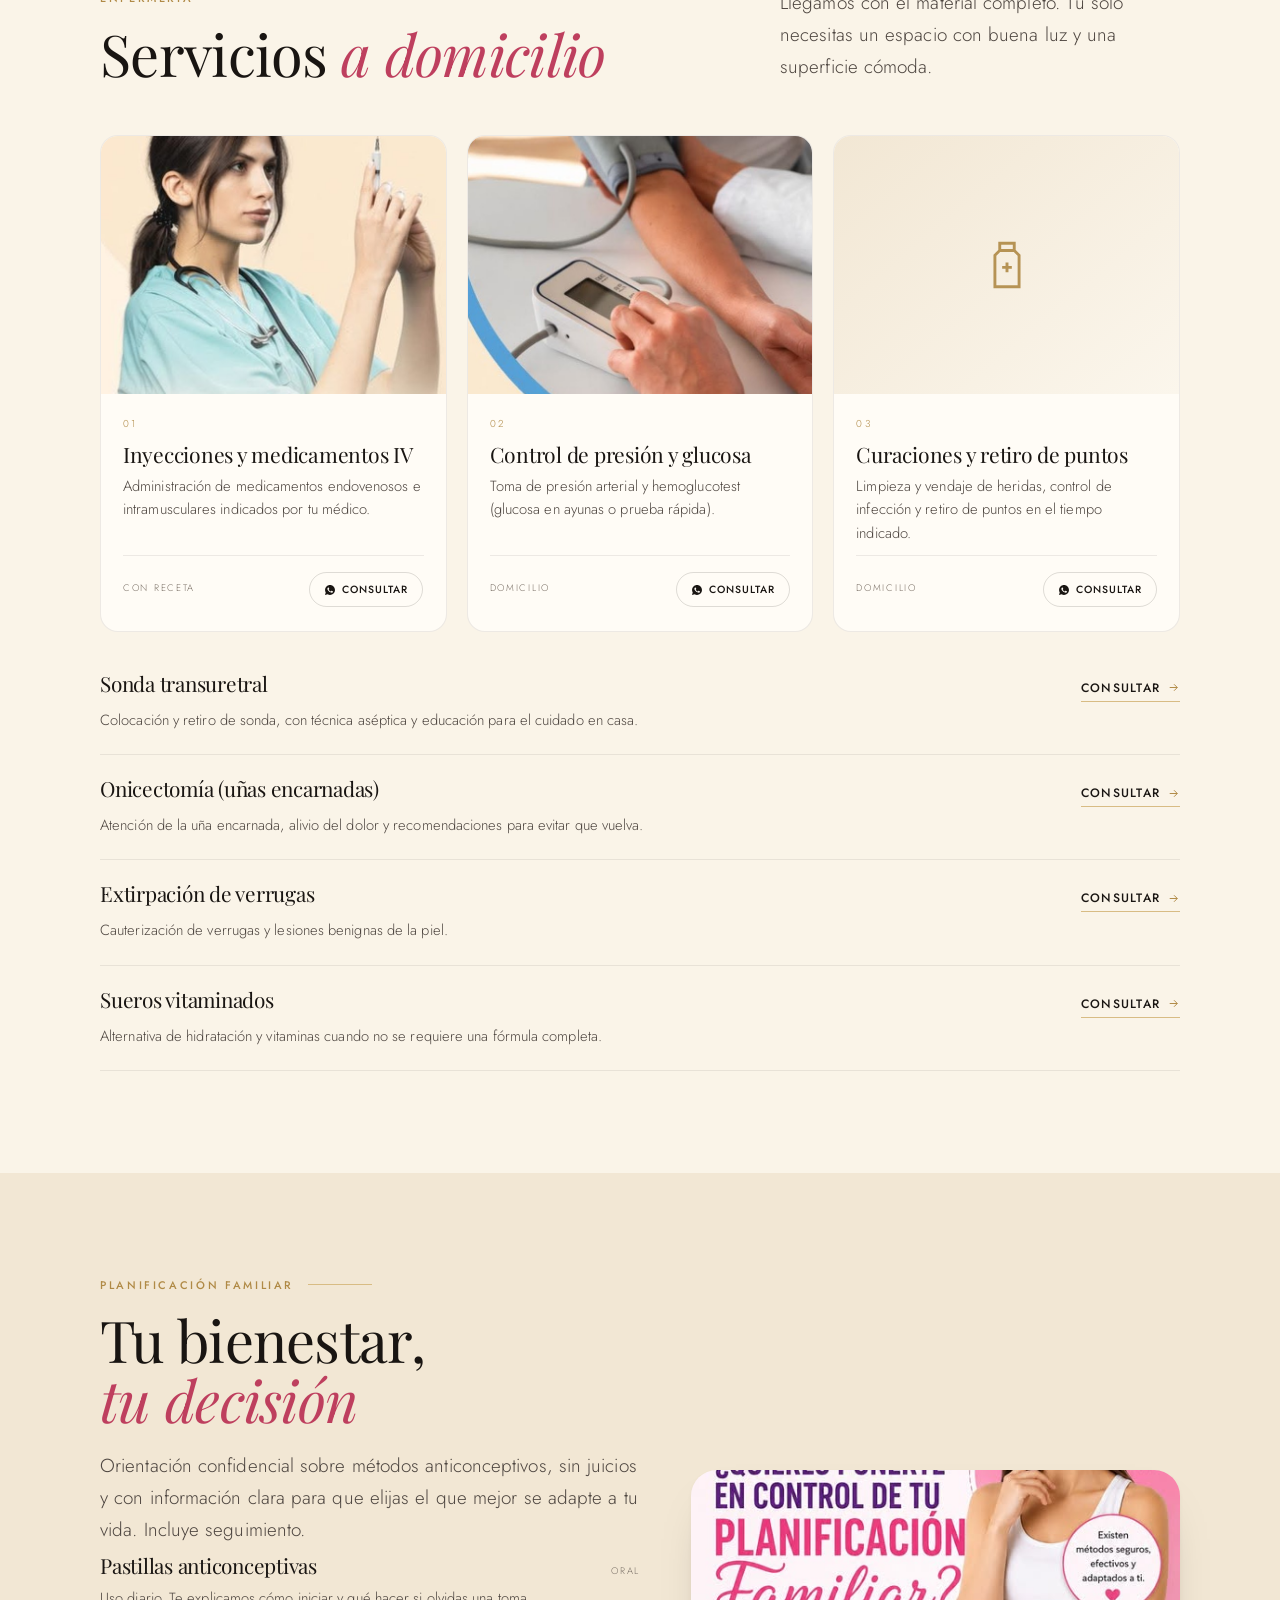
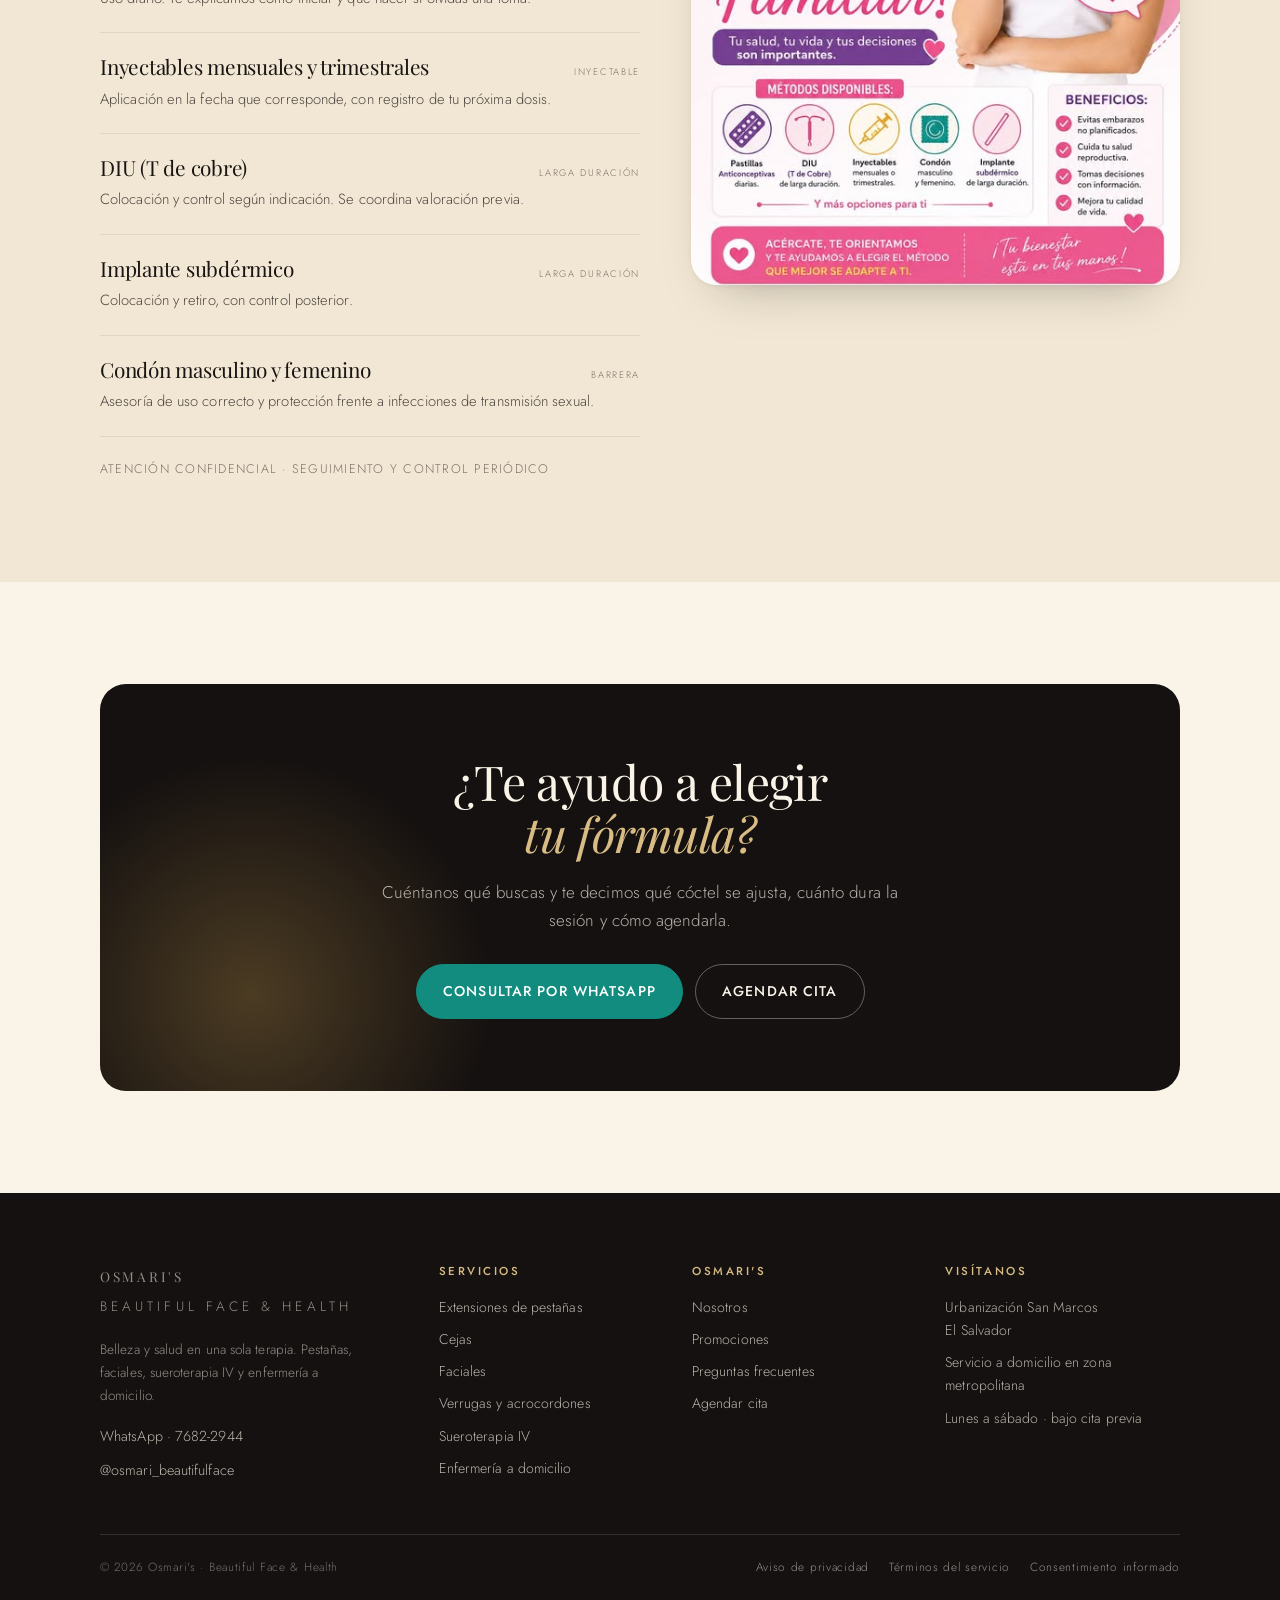
<file: salud.html>
﻿<!DOCTYPE html>
<html lang="es-SV">
<head>
<meta charset="UTF-8">
<meta name="viewport" content="width=device-width, initial-scale=1">
<title>Sueroterapia IV y enfermería a domicilio | Osmari's</title>
<meta name="description" content="18 fórmulas de sueroterapia intravenosa, inyecciones, curaciones, retiro de puntos, onicectomía, control de presión y glucosa, y planificación familiar. En el estudio o a domicilio.">
<meta name="theme-color" content="#FAF4E8">
<link rel="icon" href="assets/img/logo.png">
<link rel="preconnect" href="https://fonts.googleapis.com">
<link rel="preconnect" href="https://fonts.gstatic.com" crossorigin>
<link href="https://fonts.googleapis.com/css2?family=Playfair+Display:ital,wght@0,400;0,500;1,400;1,500&family=Jost:wght@300;400;500&display=swap" rel="stylesheet">
<link rel="stylesheet" href="assets/css/styles.css">
</head>
<body>

<div class="demo-note">Prototipo de propuesta · la información de salud debe validarse con criterio profesional antes de publicar</div>

<header class="site-header">
  <div class="wrap nav">
    <a class="brand" href="index.html" aria-label="Osmari's, inicio">
      <img src="assets/img/logo.png" alt="Osmari's Beautiful Face &amp; Health">
    </a>
    <nav class="nav-links" aria-label="Navegación principal">
      <a href="belleza.html">Belleza</a>
      <a href="salud.html" style="color:var(--ink)">Salud</a>
      <a href="#sueroterapia">Sueroterapia</a>
      <a href="index.html#promociones">Promociones</a>
      <a href="index.html#nosotros">Nosotros</a>
    </nav>
    <div class="nav-cta">
      <a class="nav-phone" href="tel:+50376822944">
        <svg width="14" height="14" viewBox="0 0 24 24" fill="none" stroke="currentColor" stroke-width="1.6"><path d="M22 16.9v3a2 2 0 0 1-2.2 2 19.8 19.8 0 0 1-8.6-3.1 19.5 19.5 0 0 1-6-6A19.8 19.8 0 0 1 2.1 4.2 2 2 0 0 1 4.1 2h3a2 2 0 0 1 2 1.7c.1 1 .4 1.9.7 2.8a2 2 0 0 1-.5 2.1L8.1 9.9a16 16 0 0 0 6 6l1.3-1.3a2 2 0 0 1 2.1-.4c.9.3 1.8.6 2.8.7a2 2 0 0 1 1.7 2Z"/></svg>
        7682-2944
      </a>
      <a class="btn btn--sm" href="agenda.html">Agendar cita</a>
      <button class="burger" aria-label="Abrir menú" aria-expanded="false"><span></span></button>
    </div>
  </div>
</header>

<div class="mobile-menu">
  <a href="belleza.html">Belleza</a>
  <a href="salud.html">Salud</a>
  <a href="#sueroterapia">Sueroterapia IV</a>
  <a href="index.html#promociones">Promociones</a>
  <a href="index.html#nosotros">Nosotros</a>
  <a href="agenda.html">Agendar cita</a>
  <a class="btn btn--wa" href="https://wa.me/50376822944" target="_blank" rel="noopener">Escribir por WhatsApp</a>
</div>

<section class="page-hero">
  <div class="wrap">
    <div class="crumbs"><a href="index.html">Inicio</a> <span>—</span> <span>Salud</span></div>
    <p class="eyebrow">Ruta salud · Enfermería</p>
    <h1>Sueroterapia IV<br>y <em>cuidado en casa</em></h1>
    <p class="lead" style="margin-top:22px">Dieciocho fórmulas de vitaminas y minerales, más servicios de enfermería
      que se resuelven en una visita. Con valoración previa, material estéril y desechable.</p>
    <div class="hero-actions" style="margin-top:30px">
      <a class="btn btn--wa" href="#sueroterapia">Ver los 18 cócteles</a>
      <a class="btn btn--ghost" href="#enfermeria">Servicios de enfermería</a>
    </div>
  </div>
</section>

<!-- ===================== INTRO ===================== -->
<section class="section">
  <div class="wrap split">
    <div class="reveal">
      <p class="eyebrow">Cómo trabajamos</p>
      <h2 class="display" style="margin:16px 0 20px">Primero la valoración.<br><em>Después la terapia.</em></h2>
      <p class="lead">Antes de colocar una vía revisamos tu historial: alergias, medicamentos, embarazo o lactancia,
        condiciones renales, cardíacas o hepáticas. Si algo no está claro, no improvisamos: te referimos a tu médico.</p>
      <ul class="about-list">
        <li>
          <span class="tick"><svg viewBox="0 0 24 24" fill="none" stroke="currentColor" stroke-width="2"><path d="m4 12 5 5L20 6"/></svg></span>
          <span><strong>Valoración y consentimiento</strong>Te explicamos qué contiene la fórmula, para qué se usa y qué esperar. Firmas tu consentimiento informado.</span>
        </li>
        <li>
          <span class="tick"><svg viewBox="0 0 24 24" fill="none" stroke="currentColor" stroke-width="2"><path d="m4 12 5 5L20 6"/></svg></span>
          <span><strong>Material estéril y desechable</strong>Vía, sueros e insumos de un solo uso. Manejo adecuado de los desechos al terminar.</span>
        </li>
        <li>
          <span class="tick"><svg viewBox="0 0 24 24" fill="none" stroke="currentColor" stroke-width="2"><path d="m4 12 5 5L20 6"/></svg></span>
          <span><strong>Monitoreo durante la sesión</strong>Te acompañamos mientras pasa el goteo y verificamos cómo respondes.</span>
        </li>
      </ul>
    </div>
    <div class="split-media reveal">
      <img src="assets/img/foto-sueros.jpg" alt="Bolsa de sueroterapia intravenosa">
    </div>
  </div>
</section>

<!-- ===================== SUEROTERAPIA ===================== -->
<section class="section section--dark" id="sueroterapia">
  <div class="wrap">
    <div class="iv-head reveal">
      <div>
        <p class="eyebrow">Sueroterapia IV</p>
        <h2 class="display display--dark" style="margin-top:16px">Los 18 <em>cócteles</em></h2>
      </div>
      <div>
        <p class="lead">Cada fórmula combina vitaminas, minerales y antioxidantes según un objetivo.
          Filtra por lo que buscas o consúltanos directamente cuál te conviene.</p>
      </div>
    </div>

    <div class="chips" style="margin-top:34px">
      <button class="chip is-active" data-filter="todos">Todos</button>
      <button class="chip" data-filter="energia">Energía</button>
      <button class="chip" data-filter="defensas">Defensas</button>
      <button class="chip" data-filter="belleza">Belleza</button>
      <button class="chip" data-filter="recuperacion">Recuperación</button>
      <button class="chip" data-filter="dolor">Dolor y huesos</button>
      <button class="chip" data-filter="metabolico">Metabólico</button>
    </div>

    <div class="iv-grid" id="cocktails">
      <article class="iv reveal" data-cat="energia belleza">
        <div class="iv-top"><span class="iv-num">01</span><span class="iv-star">★ Súper favorito</span></div>
        <h3>NAD+</h3>
        <p>Coadyuvante del metabolismo energético.</p>
        <a class="iv-more" href="https://wa.me/50376822944?text=Hola%20Osmari%27s%20%F0%9F%91%8B%20Quiero%20m%C3%A1s%20informaci%C3%B3n%20sobre%20el%20c%C3%B3ctel%20NAD%2B." target="_blank" rel="noopener" title="Escribir por WhatsApp sobre NAD+" aria-label="Consultar por WhatsApp sobre NAD+">Consultar <svg width="12" height="12" viewBox="0 0 24 24" fill="none" stroke="currentColor" stroke-width="1.8"><path d="M5 12h14M13 6l6 6-6 6"/></svg></a>
      </article>
      <article class="iv reveal" data-cat="belleza defensas">
        <div class="iv-top"><span class="iv-num">02</span></div>
        <h3>Glutatión</h3>
        <p>Antioxidante clásico, asociado a luminosidad de la piel.</p>
        <a class="iv-more" href="https://wa.me/50376822944?text=Hola%20Osmari%27s%20%F0%9F%91%8B%20Quiero%20m%C3%A1s%20informaci%C3%B3n%20sobre%20el%20c%C3%B3ctel%20Glutati%C3%B3n." target="_blank" rel="noopener" title="Escribir por WhatsApp sobre Glutatión" aria-label="Consultar por WhatsApp sobre Glutatión">Consultar <svg width="12" height="12" viewBox="0 0 24 24" fill="none" stroke="currentColor" stroke-width="1.8"><path d="M5 12h14M13 6l6 6-6 6"/></svg></a>
      </article>
      <article class="iv reveal" data-cat="energia defensas">
        <div class="iv-top"><span class="iv-num">03</span><span class="iv-star">★ Favorito</span></div>
        <h3>Myers Ultimate</h3>
        <p>Complejo B, vitamina C, glutatión, zinc y magnesio al 10%.</p>
        <a class="iv-more" href="https://wa.me/50376822944?text=Hola%20Osmari%27s%20%F0%9F%91%8B%20Quiero%20m%C3%A1s%20informaci%C3%B3n%20sobre%20el%20c%C3%B3ctel%20Myers%20Ultimate." target="_blank" rel="noopener" title="Escribir por WhatsApp sobre Myers Ultimate" aria-label="Consultar por WhatsApp sobre Myers Ultimate">Consultar <svg width="12" height="12" viewBox="0 0 24 24" fill="none" stroke="currentColor" stroke-width="1.8"><path d="M5 12h14M13 6l6 6-6 6"/></svg></a>
      </article>
      <article class="iv reveal" data-cat="recuperacion">
        <div class="iv-top"><span class="iv-num">04</span></div>
        <h3>Cóctel Resaca</h3>
        <p>Complejo B, tiamina, vitamina C, magnesio y zinc. Para después de una noche larga.</p>
        <a class="iv-more" href="https://wa.me/50376822944?text=Hola%20Osmari%27s%20%F0%9F%91%8B%20Quiero%20m%C3%A1s%20informaci%C3%B3n%20sobre%20el%20C%C3%B3ctel%20Resaca." target="_blank" rel="noopener" title="Escribir por WhatsApp sobre Cóctel Resaca" aria-label="Consultar por WhatsApp sobre Cóctel Resaca">Consultar <svg width="12" height="12" viewBox="0 0 24 24" fill="none" stroke="currentColor" stroke-width="1.8"><path d="M5 12h14M13 6l6 6-6 6"/></svg></a>
      </article>
      <article class="iv reveal" data-cat="energia belleza">
        <div class="iv-top"><span class="iv-num">05</span><span class="iv-star">★ Súper favorito</span></div>
        <h3>Wellness Advance</h3>
        <p>Glutatión, complejo B, vitamina C, NAC y magnesio.</p>
        <a class="iv-more" href="https://wa.me/50376822944?text=Hola%20Osmari%27s%20%F0%9F%91%8B%20Quiero%20m%C3%A1s%20informaci%C3%B3n%20sobre%20el%20c%C3%B3ctel%20Wellness%20Advance." target="_blank" rel="noopener" title="Escribir por WhatsApp sobre Wellness Advance" aria-label="Consultar por WhatsApp sobre Wellness Advance">Consultar <svg width="12" height="12" viewBox="0 0 24 24" fill="none" stroke="currentColor" stroke-width="1.8"><path d="M5 12h14M13 6l6 6-6 6"/></svg></a>
      </article>
      <article class="iv reveal" data-cat="defensas">
        <div class="iv-top"><span class="iv-num">06</span></div>
        <h3>Cóctel Immune</h3>
        <p>Glutatión, vitamina C y zinc. El de temporada de gripe.</p>
        <a class="iv-more" href="https://wa.me/50376822944?text=Hola%20Osmari%27s%20%F0%9F%91%8B%20Quiero%20m%C3%A1s%20informaci%C3%B3n%20sobre%20el%20C%C3%B3ctel%20Immune." target="_blank" rel="noopener" title="Escribir por WhatsApp sobre Cóctel Immune" aria-label="Consultar por WhatsApp sobre Cóctel Immune">Consultar <svg width="12" height="12" viewBox="0 0 24 24" fill="none" stroke="currentColor" stroke-width="1.8"><path d="M5 12h14M13 6l6 6-6 6"/></svg></a>
      </article>
      <article class="iv reveal" data-cat="defensas">
        <div class="iv-top"><span class="iv-num">07</span><span class="iv-star">★ Favorito</span></div>
        <h3>Mega dosis de Vitamina C</h3>
        <p>Ácido ascórbico en dosis alta.</p>
        <a class="iv-more" href="https://wa.me/50376822944?text=Hola%20Osmari%27s%20%F0%9F%91%8B%20Quiero%20m%C3%A1s%20informaci%C3%B3n%20sobre%20el%20c%C3%B3ctel%20Mega%20dosis%20de%20Vitamina%20C." target="_blank" rel="noopener" title="Escribir por WhatsApp sobre Mega dosis de Vitamina C" aria-label="Consultar por WhatsApp sobre Mega dosis de Vitamina C">Consultar <svg width="12" height="12" viewBox="0 0 24 24" fill="none" stroke="currentColor" stroke-width="1.8"><path d="M5 12h14M13 6l6 6-6 6"/></svg></a>
      </article>
      <article class="iv reveal" data-cat="energia recuperacion">
        <div class="iv-top"><span class="iv-num">08</span><span class="iv-star">★ Favorito</span></div>
        <h3>Cóctel Neuro</h3>
        <p>Tiamina, hidroxocobalamina, vitamina C, levocarnitina y nicotinamida.</p>
        <a class="iv-more" href="https://wa.me/50376822944?text=Hola%20Osmari%27s%20%F0%9F%91%8B%20Quiero%20m%C3%A1s%20informaci%C3%B3n%20sobre%20el%20C%C3%B3ctel%20Neuro." target="_blank" rel="noopener" title="Escribir por WhatsApp sobre Cóctel Neuro" aria-label="Consultar por WhatsApp sobre Cóctel Neuro">Consultar <svg width="12" height="12" viewBox="0 0 24 24" fill="none" stroke="currentColor" stroke-width="1.8"><path d="M5 12h14M13 6l6 6-6 6"/></svg></a>
      </article>
      <article class="iv reveal" data-cat="energia defensas">
        <div class="iv-top"><span class="iv-num">09</span></div>
        <h3>Cóctel Myers</h3>
        <p>La fórmula clásica de bienestar: complejo B, vitamina C, zinc y magnesio.</p>
        <a class="iv-more" href="https://wa.me/50376822944?text=Hola%20Osmari%27s%20%F0%9F%91%8B%20Quiero%20m%C3%A1s%20informaci%C3%B3n%20sobre%20el%20C%C3%B3ctel%20Myers." target="_blank" rel="noopener" title="Escribir por WhatsApp sobre Cóctel Myers" aria-label="Consultar por WhatsApp sobre Cóctel Myers">Consultar <svg width="12" height="12" viewBox="0 0 24 24" fill="none" stroke="currentColor" stroke-width="1.8"><path d="M5 12h14M13 6l6 6-6 6"/></svg></a>
      </article>
      <article class="iv reveal" data-cat="metabolico recuperacion">
        <div class="iv-top"><span class="iv-num">10</span><span class="iv-star">★ Favorito</span></div>
        <h3>Hepático Renal</h3>
        <p>L-ornitina / L-aspartato y NAC intravenoso.</p>
        <a class="iv-more" href="https://wa.me/50376822944?text=Hola%20Osmari%27s%20%F0%9F%91%8B%20Quiero%20m%C3%A1s%20informaci%C3%B3n%20sobre%20el%20c%C3%B3ctel%20Hep%C3%A1tico%20Renal." target="_blank" rel="noopener" title="Escribir por WhatsApp sobre Hepático Renal" aria-label="Consultar por WhatsApp sobre Hepático Renal">Consultar <svg width="12" height="12" viewBox="0 0 24 24" fill="none" stroke="currentColor" stroke-width="1.8"><path d="M5 12h14M13 6l6 6-6 6"/></svg></a>
      </article>
      <article class="iv reveal" data-cat="defensas recuperacion">
        <div class="iv-top"><span class="iv-num">11</span><span class="iv-star">★ Favorito</span></div>
        <h3>Cóctel Respiratorio</h3>
        <p>Glutatión, complejo B, vitamina C, NAC y zinc.</p>
        <a class="iv-more" href="https://wa.me/50376822944?text=Hola%20Osmari%27s%20%F0%9F%91%8B%20Quiero%20m%C3%A1s%20informaci%C3%B3n%20sobre%20el%20C%C3%B3ctel%20Respiratorio." target="_blank" rel="noopener" title="Escribir por WhatsApp sobre Cóctel Respiratorio" aria-label="Consultar por WhatsApp sobre Cóctel Respiratorio">Consultar <svg width="12" height="12" viewBox="0 0 24 24" fill="none" stroke="currentColor" stroke-width="1.8"><path d="M5 12h14M13 6l6 6-6 6"/></svg></a>
      </article>
      <article class="iv reveal" data-cat="dolor recuperacion">
        <div class="iv-top"><span class="iv-num">12</span><span class="iv-star">★ Favorito</span></div>
        <h3>Antiinflamatorio</h3>
        <p>Complejo B, vitamina C, magnesio y NAC.</p>
        <a class="iv-more" href="https://wa.me/50376822944?text=Hola%20Osmari%27s%20%F0%9F%91%8B%20Quiero%20m%C3%A1s%20informaci%C3%B3n%20sobre%20el%20c%C3%B3ctel%20Antiinflamatorio." target="_blank" rel="noopener" title="Escribir por WhatsApp sobre Antiinflamatorio" aria-label="Consultar por WhatsApp sobre Antiinflamatorio">Consultar <svg width="12" height="12" viewBox="0 0 24 24" fill="none" stroke="currentColor" stroke-width="1.8"><path d="M5 12h14M13 6l6 6-6 6"/></svg></a>
      </article>
      <article class="iv reveal" data-cat="metabolico energia">
        <div class="iv-top"><span class="iv-num">13</span></div>
        <h3>Cóctel Cardio</h3>
        <p>L-ornitina / L-aspartato, NAC y levocarnitina.</p>
        <a class="iv-more" href="https://wa.me/50376822944?text=Hola%20Osmari%27s%20%F0%9F%91%8B%20Quiero%20m%C3%A1s%20informaci%C3%B3n%20sobre%20el%20C%C3%B3ctel%20Cardio." target="_blank" rel="noopener" title="Escribir por WhatsApp sobre Cóctel Cardio" aria-label="Consultar por WhatsApp sobre Cóctel Cardio">Consultar <svg width="12" height="12" viewBox="0 0 24 24" fill="none" stroke="currentColor" stroke-width="1.8"><path d="M5 12h14M13 6l6 6-6 6"/></svg></a>
      </article>
      <article class="iv reveal" data-cat="energia">
        <div class="iv-top"><span class="iv-num">14</span></div>
        <h3>Cóctel Alto Rendimiento</h3>
        <p>Complejo B, vitamina C, levocarnitina y magnesio.</p>
        <a class="iv-more" href="https://wa.me/50376822944?text=Hola%20Osmari%27s%20%F0%9F%91%8B%20Quiero%20m%C3%A1s%20informaci%C3%B3n%20sobre%20el%20C%C3%B3ctel%20Alto%20Rendimiento." target="_blank" rel="noopener" title="Escribir por WhatsApp sobre Cóctel Alto Rendimiento" aria-label="Consultar por WhatsApp sobre Cóctel Alto Rendimiento">Consultar <svg width="12" height="12" viewBox="0 0 24 24" fill="none" stroke="currentColor" stroke-width="1.8"><path d="M5 12h14M13 6l6 6-6 6"/></svg></a>
      </article>
      <article class="iv reveal" data-cat="belleza">
        <div class="iv-top"><span class="iv-num">15</span></div>
        <h3>Cóctel Belleza</h3>
        <p>Hidroxocobalamina, glutatión y vitamina C. Piel radiante.</p>
        <a class="iv-more" href="https://wa.me/50376822944?text=Hola%20Osmari%27s%20%F0%9F%91%8B%20Quiero%20m%C3%A1s%20informaci%C3%B3n%20sobre%20el%20C%C3%B3ctel%20Belleza." target="_blank" rel="noopener" title="Escribir por WhatsApp sobre Cóctel Belleza" aria-label="Consultar por WhatsApp sobre Cóctel Belleza">Consultar <svg width="12" height="12" viewBox="0 0 24 24" fill="none" stroke="currentColor" stroke-width="1.8"><path d="M5 12h14M13 6l6 6-6 6"/></svg></a>
      </article>
      <article class="iv reveal" data-cat="energia metabolico">
        <div class="iv-top"><span class="iv-num">16</span></div>
        <h3>Cóctel de Hierro</h3>
        <p>Sacarato férrico. Para apoyar niveles de hierro.</p>
        <a class="iv-more" href="https://wa.me/50376822944?text=Hola%20Osmari%27s%20%F0%9F%91%8B%20Quiero%20m%C3%A1s%20informaci%C3%B3n%20sobre%20el%20C%C3%B3ctel%20de%20Hierro." target="_blank" rel="noopener" title="Escribir por WhatsApp sobre Cóctel de Hierro" aria-label="Consultar por WhatsApp sobre Cóctel de Hierro">Consultar <svg width="12" height="12" viewBox="0 0 24 24" fill="none" stroke="currentColor" stroke-width="1.8"><path d="M5 12h14M13 6l6 6-6 6"/></svg></a>
      </article>
      <article class="iv reveal" data-cat="dolor">
        <div class="iv-top"><span class="iv-num">17</span></div>
        <h3>Cóctel Osteomuscular</h3>
        <p>Gluconato de calcio al 10%, L-ornitina / L-aspartato y vitamina C.</p>
        <a class="iv-more" href="https://wa.me/50376822944?text=Hola%20Osmari%27s%20%F0%9F%91%8B%20Quiero%20m%C3%A1s%20informaci%C3%B3n%20sobre%20el%20C%C3%B3ctel%20Osteomuscular." target="_blank" rel="noopener" title="Escribir por WhatsApp sobre Cóctel Osteomuscular" aria-label="Consultar por WhatsApp sobre Cóctel Osteomuscular">Consultar <svg width="12" height="12" viewBox="0 0 24 24" fill="none" stroke="currentColor" stroke-width="1.8"><path d="M5 12h14M13 6l6 6-6 6"/></svg></a>
      </article>
      <article class="iv reveal" data-cat="belleza metabolico">
        <div class="iv-top"><span class="iv-num">18</span></div>
        <h3>Cóctel Body-Fit</h3>
        <p>Glutatión, vitamina C y levocarnitina.</p>
        <a class="iv-more" href="https://wa.me/50376822944?text=Hola%20Osmari%27s%20%F0%9F%91%8B%20Quiero%20m%C3%A1s%20informaci%C3%B3n%20sobre%20el%20C%C3%B3ctel%20Body-Fit." target="_blank" rel="noopener" title="Escribir por WhatsApp sobre Cóctel Body-Fit" aria-label="Consultar por WhatsApp sobre Cóctel Body-Fit">Consultar <svg width="12" height="12" viewBox="0 0 24 24" fill="none" stroke="currentColor" stroke-width="1.8"><path d="M5 12h14M13 6l6 6-6 6"/></svg></a>
      </article>
    </div>

    <div class="iv-note">
      <svg viewBox="0 0 24 24" fill="none" stroke="currentColor" stroke-width="1.5"><circle cx="12" cy="12" r="9"/><path d="M12 8h.01M11 12h1v5h1"/></svg>
      <p>Esta información es orientativa y no constituye indicación médica. La sueroterapia no sustituye diagnóstico
        ni tratamiento. No se aplica en embarazo, lactancia, insuficiencia renal o cardíaca descompensada, ni en caso de
        alergia conocida a alguno de los componentes, salvo indicación médica.</p>
    </div>
  </div>
</section>

<!-- ===================== ENFERMERÍA ===================== -->
<section class="section" id="enfermeria">
  <div class="wrap">
    <div class="section-head reveal">
      <div class="section-head__text">
        <p class="eyebrow">Enfermería</p>
        <h2 class="display">Servicios <em>a domicilio</em></h2>
      </div>
      <p class="lead" style="max-width:400px">Llegamos con el material completo. Tú solo necesitas un espacio con
        buena luz y una superficie cómoda.</p>
    </div>

    <div class="grid grid--3">
      <div class="card reveal">
        <div class="card-media"><img src="assets/img/foto-enfermeria.jpg" alt="Enfermera preparando una inyección"></div>
        <div class="card-body">
          <span class="card-num">01</span>
          <h3 class="card-title">Inyecciones y medicamentos IV</h3>
          <p class="card-text">Administración de medicamentos endovenosos e intramusculares indicados por tu médico.</p>
          <div class="card-foot"><span class="tag">Con receta</span><a class="btn btn--ghost btn--xs" href="https://wa.me/50376822944?text=Hola%20Osmari%27s%20%F0%9F%91%8B%20Quiero%20m%C3%A1s%20informaci%C3%B3n%20sobre%20el%20servicio%20de%20inyecciones%20y%20medicamentos%20IV." target="_blank" rel="noopener" aria-label="Consultar por WhatsApp sobre Inyecciones y medicamentos IV"><svg viewBox="0 0 24 24" fill="currentColor" aria-hidden="true"><path d="M12.04 2C6.58 2 2.13 6.45 2.13 11.91c0 1.75.46 3.45 1.32 4.95L2 22l5.25-1.38a9.9 9.9 0 0 0 4.79 1.22h.01c5.46 0 9.91-4.45 9.91-9.91S17.5 2 12.04 2Zm5.8 14.03c-.24.68-1.4 1.3-1.94 1.35-.5.05-.99.23-3.33-.7-2.81-1.1-4.6-3.98-4.74-4.17-.14-.19-1.13-1.5-1.13-2.86 0-1.36.71-2.03.96-2.31.25-.28.55-.35.73-.35.18 0 .37 0 .53.01.17.01.4-.06.62.48.23.55.79 1.9.86 2.04.07.14.11.3.02.48-.09.19-.14.3-.28.47-.14.16-.29.36-.42.48-.14.14-.28.29-.12.57.16.28.72 1.19 1.55 1.93 1.06.95 1.95 1.24 2.23 1.38.28.14.44.12.6-.07.16-.19.68-.79.86-1.06.18-.28.37-.23.62-.14.25.09 1.6.75 1.87.89.28.14.46.21.53.33.07.12.07.68-.17 1.36Z"/></svg>Consultar</a></div>
        </div>
      </div>
      <div class="card reveal">
        <div class="card-media"><img src="assets/img/foto-presion.jpg" alt="Toma de presión arterial"></div>
        <div class="card-body">
          <span class="card-num">02</span>
          <h3 class="card-title">Control de presión y glucosa</h3>
          <p class="card-text">Toma de presión arterial y hemoglucotest (glucosa en ayunas o prueba rápida).</p>
          <div class="card-foot"><span class="tag">Domicilio</span><a class="btn btn--ghost btn--xs" href="https://wa.me/50376822944?text=Hola%20Osmari%27s%20%F0%9F%91%8B%20Quiero%20m%C3%A1s%20informaci%C3%B3n%20sobre%20el%20servicio%20de%20control%20de%20presi%C3%B3n%20y%20glucosa." target="_blank" rel="noopener" aria-label="Consultar por WhatsApp sobre Control de presión y glucosa"><svg viewBox="0 0 24 24" fill="currentColor" aria-hidden="true"><path d="M12.04 2C6.58 2 2.13 6.45 2.13 11.91c0 1.75.46 3.45 1.32 4.95L2 22l5.25-1.38a9.9 9.9 0 0 0 4.79 1.22h.01c5.46 0 9.91-4.45 9.91-9.91S17.5 2 12.04 2Zm5.8 14.03c-.24.68-1.4 1.3-1.94 1.35-.5.05-.99.23-3.33-.7-2.81-1.1-4.6-3.98-4.74-4.17-.14-.19-1.13-1.5-1.13-2.86 0-1.36.71-2.03.96-2.31.25-.28.55-.35.73-.35.18 0 .37 0 .53.01.17.01.4-.06.62.48.23.55.79 1.9.86 2.04.07.14.11.3.02.48-.09.19-.14.3-.28.47-.14.16-.29.36-.42.48-.14.14-.28.29-.12.57.16.28.72 1.19 1.55 1.93 1.06.95 1.95 1.24 2.23 1.38.28.14.44.12.6-.07.16-.19.68-.79.86-1.06.18-.28.37-.23.62-.14.25.09 1.6.75 1.87.89.28.14.46.21.53.33.07.12.07.68-.17 1.36Z"/></svg>Consultar</a></div>
        </div>
      </div>
      <div class="card reveal">
        <div class="card-media card-media--icon">
          <svg viewBox="0 0 24 24" fill="none" stroke="currentColor" stroke-width="1.2"><path d="M9 3h6v3l2 2v13H7V8l2-2V3Z"/><path d="M9 6h6M10 13h4M12 11v4"/></svg>
        </div>
        <div class="card-body">
          <span class="card-num">03</span>
          <h3 class="card-title">Curaciones y retiro de puntos</h3>
          <p class="card-text">Limpieza y vendaje de heridas, control de infección y retiro de puntos en el tiempo indicado.</p>
          <div class="card-foot"><span class="tag">Domicilio</span><a class="btn btn--ghost btn--xs" href="https://wa.me/50376822944?text=Hola%20Osmari%27s%20%F0%9F%91%8B%20Quiero%20m%C3%A1s%20informaci%C3%B3n%20sobre%20el%20servicio%20de%20curaciones%20y%20retiro%20de%20puntos." target="_blank" rel="noopener" aria-label="Consultar por WhatsApp sobre Curaciones y retiro de puntos"><svg viewBox="0 0 24 24" fill="currentColor" aria-hidden="true"><path d="M12.04 2C6.58 2 2.13 6.45 2.13 11.91c0 1.75.46 3.45 1.32 4.95L2 22l5.25-1.38a9.9 9.9 0 0 0 4.79 1.22h.01c5.46 0 9.91-4.45 9.91-9.91S17.5 2 12.04 2Zm5.8 14.03c-.24.68-1.4 1.3-1.94 1.35-.5.05-.99.23-3.33-.7-2.81-1.1-4.6-3.98-4.74-4.17-.14-.19-1.13-1.5-1.13-2.86 0-1.36.71-2.03.96-2.31.25-.28.55-.35.73-.35.18 0 .37 0 .53.01.17.01.4-.06.62.48.23.55.79 1.9.86 2.04.07.14.11.3.02.48-.09.19-.14.3-.28.47-.14.16-.29.36-.42.48-.14.14-.28.29-.12.57.16.28.72 1.19 1.55 1.93 1.06.95 1.95 1.24 2.23 1.38.28.14.44.12.6-.07.16-.19.68-.79.86-1.06.18-.28.37-.23.62-.14.25.09 1.6.75 1.87.89.28.14.46.21.53.33.07.12.07.68-.17 1.36Z"/></svg>Consultar</a></div>
        </div>
      </div>
    </div>

    <div class="svc-list reveal" style="margin-top:40px">
      <div class="svc">
        <div class="svc-row"><h3>Sonda transuretral</h3><a class="price-link" href="https://wa.me/50376822944?text=Hola%20Osmari%27s%20%F0%9F%91%8B%20Quiero%20m%C3%A1s%20informaci%C3%B3n%20sobre%20el%20servicio%20de%20sonda%20transuretral." target="_blank" rel="noopener" aria-label="Consultar por WhatsApp sobre Sonda transuretral">Consultar <svg viewBox="0 0 24 24" fill="none" stroke="currentColor" stroke-width="1.8" aria-hidden="true"><path d="M5 12h14M13 6l6 6-6 6"/></svg></a></div>
        <p>Colocación y retiro de sonda, con técnica aséptica y educación para el cuidado en casa.</p>
      </div>
      <div class="svc">
        <div class="svc-row"><h3>Onicectomía (uñas encarnadas)</h3><a class="price-link" href="https://wa.me/50376822944?text=Hola%20Osmari%27s%20%F0%9F%91%8B%20Quiero%20m%C3%A1s%20informaci%C3%B3n%20sobre%20el%20servicio%20de%20onicectom%C3%ADa%20%28u%C3%B1as%20encarnadas%29." target="_blank" rel="noopener" aria-label="Consultar por WhatsApp sobre Onicectomía (uñas encarnadas)">Consultar <svg viewBox="0 0 24 24" fill="none" stroke="currentColor" stroke-width="1.8" aria-hidden="true"><path d="M5 12h14M13 6l6 6-6 6"/></svg></a></div>
        <p>Atención de la uña encarnada, alivio del dolor y recomendaciones para evitar que vuelva.</p>
      </div>
      <div class="svc">
        <div class="svc-row"><h3>Extirpación de verrugas</h3><a class="price-link" href="https://wa.me/50376822944?text=Hola%20Osmari%27s%20%F0%9F%91%8B%20Quiero%20m%C3%A1s%20informaci%C3%B3n%20sobre%20el%20servicio%20de%20extirpaci%C3%B3n%20de%20verrugas." target="_blank" rel="noopener" aria-label="Consultar por WhatsApp sobre Extirpación de verrugas">Consultar <svg viewBox="0 0 24 24" fill="none" stroke="currentColor" stroke-width="1.8" aria-hidden="true"><path d="M5 12h14M13 6l6 6-6 6"/></svg></a></div>
        <p>Cauterización de verrugas y lesiones benignas de la piel.</p>
      </div>
      <div class="svc">
        <div class="svc-row"><h3>Sueros vitaminados</h3><a class="price-link" href="https://wa.me/50376822944?text=Hola%20Osmari%27s%20%F0%9F%91%8B%20Quiero%20m%C3%A1s%20informaci%C3%B3n%20sobre%20el%20servicio%20de%20sueros%20vitaminados." target="_blank" rel="noopener" aria-label="Consultar por WhatsApp sobre Sueros vitaminados">Consultar <svg viewBox="0 0 24 24" fill="none" stroke="currentColor" stroke-width="1.8" aria-hidden="true"><path d="M5 12h14M13 6l6 6-6 6"/></svg></a></div>
        <p>Alternativa de hidratación y vitaminas cuando no se requiere una fórmula completa.</p>
      </div>
    </div>
  </div>
</section>

<!-- ===================== PLANIFICACIÓN FAMILIAR ===================== -->
<section class="section section--tint" id="planificacion">
  <div class="wrap split">
    <div class="reveal">
      <p class="eyebrow">Planificación familiar</p>
      <h2 class="display" style="margin:16px 0 20px">Tu bienestar,<br><em>tu decisión</em></h2>
      <p class="lead">Orientación confidencial sobre métodos anticonceptivos, sin juicios y con información clara
        para que elijas el que mejor se adapte a tu vida. Incluye seguimiento.</p>
      <div class="svc-list">
        <div class="svc"><div class="svc-row"><h3>Pastillas anticonceptivas</h3><span class="tag">Oral</span></div><p>Uso diario. Te explicamos cómo iniciar y qué hacer si olvidas una toma.</p></div>
        <div class="svc"><div class="svc-row"><h3>Inyectables mensuales y trimestrales</h3><span class="tag">Inyectable</span></div><p>Aplicación en la fecha que corresponde, con registro de tu próxima dosis.</p></div>
        <div class="svc"><div class="svc-row"><h3>DIU (T de cobre)</h3><span class="tag">Larga duración</span></div><p>Colocación y control según indicación. Se coordina valoración previa.</p></div>
        <div class="svc"><div class="svc-row"><h3>Implante subdérmico</h3><span class="tag">Larga duración</span></div><p>Colocación y retiro, con control posterior.</p></div>
        <div class="svc"><div class="svc-row"><h3>Condón masculino y femenino</h3><span class="tag">Barrera</span></div><p>Asesoría de uso correcto y protección frente a infecciones de transmisión sexual.</p></div>
      </div>
      <p class="svc-note">Atención confidencial · Seguimiento y control periódico</p>
    </div>
    <div class="split-media reveal">
      <img src="assets/img/planificacion.jpg" alt="Orientación en planificación familiar">
    </div>
  </div>
</section>

<!-- ===================== CTA ===================== -->
<section class="section">
  <div class="wrap">
    <div class="cta-band reveal">
      <h2>¿Te ayudo a elegir<br><em style="font-style:italic;color:var(--gold-2)">tu fórmula?</em></h2>
      <p>Cuéntanos qué buscas y te decimos qué cóctel se ajusta, cuánto dura la sesión y cómo agendarla.</p>
      <div class="hero-actions">
        <a class="btn btn--wa" href="https://wa.me/50376822944" target="_blank" rel="noopener">Consultar por WhatsApp</a>
        <a class="btn btn--outline-light" href="agenda.html">Agendar cita</a>
      </div>
    </div>
  </div>
</section>

<footer class="site-footer">
  <div class="wrap">
    <div class="footer-grid">
      <div class="footer-brand">
        <p class="footer-wordmark">Osmari's</p>
        <p class="footer-wordmark-sub">Beautiful Face &amp; Health</p>
        <p>Belleza y salud en una sola terapia. Pestañas, faciales, sueroterapia IV y enfermería a domicilio.</p>
        <div class="footer-contact">
          <a href="https://wa.me/50376822944" target="_blank" rel="noopener">WhatsApp · 7682-2944</a>
          <a href="https://instagram.com/osmari_beautifulface" target="_blank" rel="noopener">@osmari_beautifulface</a>
        </div>
      </div>
      <div>
        <h4>Servicios</h4>
        <ul class="footer-links">
          <li><a href="belleza.html#pestanas">Extensiones de pestañas</a></li>
          <li><a href="belleza.html#cejas">Cejas</a></li>
          <li><a href="belleza.html#faciales">Faciales</a></li>
          <li><a href="belleza.html#lesiones">Verrugas y acrocordones</a></li>
          <li><a href="salud.html#sueroterapia">Sueroterapia IV</a></li>
          <li><a href="salud.html#enfermeria">Enfermería a domicilio</a></li>
        </ul>
      </div>
      <div>
        <h4>Osmari's</h4>
        <ul class="footer-links">
          <li><a href="index.html#nosotros">Nosotros</a></li>
          <li><a href="index.html#promociones">Promociones</a></li>
          <li><a href="index.html#preguntas">Preguntas frecuentes</a></li>
          <li><a href="agenda.html">Agendar cita</a></li>
        </ul>
      </div>
      <div>
        <h4>Visítanos</h4>
        <ul class="footer-links">
          <li>Urbanización San Marcos<br>El Salvador</li>
          <li>Servicio a domicilio en zona<br>metropolitana</li>
          <li>Lunes a sábado · bajo cita previa</li>
        </ul>
      </div>
    </div>
    <div class="footer-bottom">
      <span>© <span data-year>2026</span> Osmari's · Beautiful Face &amp; Health</span>
      <div class="legal">
        <a href="#">Aviso de privacidad</a>
        <a href="#">Términos del servicio</a>
        <a href="#">Consentimiento informado</a>
      </div>
    </div>
  </div>
</footer>

<a class="wa-float" href="https://wa.me/50376822944" target="_blank" rel="noopener" aria-label="Escribir por WhatsApp">
  <svg viewBox="0 0 24 24" fill="currentColor"><path d="M12.04 2C6.58 2 2.13 6.45 2.13 11.91c0 1.75.46 3.45 1.32 4.95L2 22l5.25-1.38a9.9 9.9 0 0 0 4.79 1.22h.01c5.46 0 9.91-4.45 9.91-9.91S17.5 2 12.04 2Zm5.8 14.03c-.24.68-1.4 1.3-1.94 1.35-.5.05-.99.23-3.33-.7-2.81-1.1-4.6-3.98-4.74-4.17-.14-.19-1.13-1.5-1.13-2.86 0-1.36.71-2.03.96-2.31.25-.28.55-.35.73-.35.18 0 .37 0 .53.01.17.01.4-.06.62.48.23.55.79 1.9.86 2.04.07.14.11.3.02.48-.09.19-.14.3-.28.47-.14.16-.29.36-.42.48-.14.14-.28.29-.12.57.16.28.72 1.19 1.55 1.93 1.06.95 1.95 1.24 2.23 1.38.28.14.44.12.6-.07.16-.19.68-.79.86-1.06.18-.28.37-.23.62-.14.25.09 1.6.75 1.87.89.28.14.46.21.53.33.07.12.07.68-.17 1.36Z"/></svg>
</a>

<div class="sticky-bar">
  <a class="btn btn--ghost" href="belleza.html">Belleza</a>
  <a class="btn btn--wa" href="agenda.html">Agendar cita</a>
</div>

<script src="assets/js/main.js"></script>
</body>
</html>
</file>
<file: assets/css/styles.css>
/* ==========================================================================
   Osmari's · Beautiful Face & Health
   Prototipo de sitio web — sistema de diseño
   ========================================================================== */

:root{
  --cream:#FAF4E8;
  --cream-2:#F2E7D4;
  --paper:#FFFCF6;
  --ink:#191512;
  --ink-soft:#4E4640;
  --ink-mute:#7C7268;
  --gold:#B08A46;
  --gold-2:#D8BC84;
  --rose:#BE3F5E;
  --blue:#1D5C9E;
  --wa:#128C7E;
  --line:rgba(25,21,18,.14);
  --line-soft:rgba(25,21,18,.08);
  --dark:#151110;
  --dark-2:#1F1A17;
  --shadow-s:0 1px 2px rgba(25,21,18,.05), 0 8px 20px -12px rgba(25,21,18,.25);
  --shadow-m:0 2px 4px rgba(25,21,18,.04), 0 24px 48px -28px rgba(25,21,18,.35);
  --r-s:12px;
  --r-m:18px;
  --r-l:26px;
  --wrap:1160px;
  --ease:cubic-bezier(.22,.61,.36,1);
}

*,*::before,*::after{box-sizing:border-box}
html{-webkit-text-size-adjust:100%;scroll-behavior:smooth}
body{
  margin:0;
  background:var(--cream);
  color:var(--ink);
  font-family:"Jost",ui-sans-serif,system-ui,"Segoe UI",Roboto,Helvetica,Arial,sans-serif;
  font-weight:300;
  font-size:17px;
  line-height:1.65;
  letter-spacing:.005em;
  -webkit-font-smoothing:antialiased;
  overflow-x:hidden;
}
img{max-width:100%;display:block}
a{color:inherit}
h1,h2,h3,h4{margin:0;font-family:"Playfair Display",Georgia,"Times New Roman",serif;font-weight:400;line-height:1.08;letter-spacing:-.012em}
p{margin:0}
::selection{background:var(--gold-2);color:var(--ink)}

.wrap{width:100%;max-width:var(--wrap);margin-inline:auto;padding-inline:24px}
@media(min-width:900px){.wrap{padding-inline:40px}}

/* ---------- tipografía utilitaria ---------- */
.eyebrow{
  font-family:"Jost",sans-serif;font-size:11px;font-weight:500;
  letter-spacing:.24em;text-transform:uppercase;color:var(--gold);
  display:flex;align-items:center;gap:14px;
}
.eyebrow::after{content:"";height:1px;flex:1;max-width:64px;background:var(--gold-2)}
.eyebrow.is-center{justify-content:center}
.eyebrow.is-center::before{content:"";height:1px;flex:1;max-width:64px;background:var(--gold-2)}
.display{font-size:clamp(2.1rem,4.6vw,3.6rem);line-height:1.04}
.display em{font-style:italic;color:var(--rose)}
.display--dark em{color:var(--gold-2)}
.lead{font-size:clamp(1.02rem,1.5vw,1.18rem);color:var(--ink-soft);line-height:1.7;max-width:58ch}
.muted{color:var(--ink-mute)}
.small{font-size:.86rem}
.mono-num{font-family:"Jost",sans-serif;font-variant-numeric:tabular-nums;letter-spacing:.02em}

/* ---------- botones ---------- */
.btn{
  --bg:var(--ink);--fg:var(--cream);--bd:var(--ink);
  display:inline-flex;align-items:center;justify-content:center;gap:10px;
  padding:15px 26px;border-radius:999px;border:1px solid var(--bd);
  background:var(--bg);color:var(--fg);
  font-family:"Jost",sans-serif;font-size:.88rem;font-weight:500;letter-spacing:.08em;
  text-transform:uppercase;text-decoration:none;cursor:pointer;white-space:nowrap;
  transition:transform .35s var(--ease),background .35s var(--ease),color .35s var(--ease),box-shadow .35s var(--ease);
  will-change:transform;
}
.btn:hover{transform:translateY(-2px);box-shadow:0 12px 26px -14px rgba(25,21,18,.6)}
.btn:active{transform:translateY(0)}
.btn--ghost{--bg:transparent;--fg:var(--ink);--bd:var(--line)}
.btn--ghost:hover{--bg:transparent;--bd:var(--ink);box-shadow:none}
.btn--wa{--bg:var(--wa);--fg:#fff;--bd:var(--wa)}
.btn--light{--bg:var(--cream);--fg:var(--ink);--bd:var(--cream)}
.btn--outline-light{--bg:transparent;--fg:var(--cream);--bd:rgba(250,244,232,.35)}
.btn--outline-light:hover{--bd:var(--cream)}
.btn--sm{padding:11px 18px;font-size:.76rem}
.btn--xs{padding:8px 14px;font-size:.65rem;letter-spacing:.1em;gap:6px}
.btn--xs svg{width:12px;height:12px}
.btn svg{flex:none}

.price-link{
  display:inline-flex;align-items:center;gap:7px;text-decoration:none;color:var(--ink);
  font-family:"Jost",sans-serif;font-size:.76rem;font-weight:500;letter-spacing:.1em;
  text-transform:uppercase;white-space:nowrap;
  border-bottom:1px solid var(--gold-2);padding-bottom:3px;
  transition:color .25s var(--ease),border-color .25s var(--ease),gap .25s var(--ease);
}
.price-link svg{width:13px;height:13px;color:var(--gold);transition:color .25s var(--ease)}
.price-link:hover{color:var(--wa);border-color:var(--wa);gap:11px}
.price-link:hover svg{color:var(--wa)}

.link-arrow{
  display:inline-flex;align-items:center;gap:9px;text-decoration:none;
  font-size:.82rem;font-weight:500;letter-spacing:.12em;text-transform:uppercase;color:var(--ink);
  border-bottom:1px solid var(--gold-2);padding-bottom:6px;
  transition:gap .3s var(--ease),border-color .3s var(--ease),color .3s var(--ease);
}
.link-arrow:hover{gap:16px;border-color:var(--ink)}
.link-arrow svg{width:15px;height:15px}

/* ---------- header ---------- */
.site-header{
  position:sticky;top:0;z-index:80;
  background:rgba(250,244,232,.82);
  backdrop-filter:saturate(1.4) blur(14px);
  -webkit-backdrop-filter:saturate(1.4) blur(14px);
  border-bottom:1px solid transparent;
  transition:border-color .3s var(--ease),background .3s var(--ease);
}
.site-header.is-stuck{border-bottom-color:var(--line-soft);background:rgba(250,244,232,.94)}
.nav{display:flex;align-items:center;justify-content:space-between;gap:24px;height:88px}
.brand{display:flex;align-items:center;gap:12px;text-decoration:none}
.brand img{width:auto;height:66px}
.brand-mark{width:38px;height:38px;border-radius:50%;border:1px solid var(--gold);display:grid;place-items:center;font-family:"Playfair Display",serif;font-size:1.1rem;color:var(--gold)}
.brand-txt{display:flex;flex-direction:column;line-height:1}
.brand-name{font-family:"Playfair Display",serif;font-size:1.22rem;letter-spacing:.16em;text-transform:uppercase}
.brand-sub{font-size:8.5px;letter-spacing:.3em;text-transform:uppercase;color:var(--gold);margin-top:5px}

.nav-links{display:none;gap:30px;align-items:center}
.nav-links a{
  position:relative;text-decoration:none;font-size:.79rem;font-weight:400;
  letter-spacing:.14em;text-transform:uppercase;color:var(--ink-soft);padding:6px 0;
  transition:color .25s var(--ease);
}
.nav-links a::after{
  content:"";position:absolute;left:0;bottom:0;height:1px;width:0;background:var(--gold);
  transition:width .35s var(--ease);
}
.nav-links a:hover{color:var(--ink)}
.nav-links a:hover::after{width:100%}
.nav-cta{display:flex;align-items:center;gap:12px}
.nav-phone{display:none;font-size:.8rem;letter-spacing:.06em;text-decoration:none;color:var(--ink-soft);white-space:nowrap}
@media(min-width:1020px){
  .nav-links{display:flex}
}
@media(min-width:1180px){
  .nav-phone{display:inline-flex;align-items:center;gap:7px}
}
.burger{display:grid;place-items:center;width:44px;height:44px;border:1px solid var(--line);border-radius:50%;background:transparent;cursor:pointer}
.burger span{display:block;width:17px;height:1.2px;background:var(--ink);position:relative}
.burger span::before,.burger span::after{content:"";position:absolute;left:0;width:17px;height:1.2px;background:var(--ink);transition:transform .3s var(--ease)}
.burger span::before{top:-5px}
.burger span::after{top:5px}
@media(max-width:520px){
  .nav-cta .btn{display:none}
  .nav{height:78px}
  .brand img{height:48px!important}
  .demo-note{font-size:.6rem;letter-spacing:.08em;line-height:1.5}
}
@media(min-width:1020px){.burger{display:none}}

.mobile-menu{
  position:fixed;inset:78px 0 0;z-index:75;background:var(--cream);
  padding:32px 24px;display:flex;flex-direction:column;gap:4px;
  transform:translateY(-8px);opacity:0;pointer-events:none;transition:opacity .3s var(--ease),transform .3s var(--ease);
  overflow-y:auto;
}
.mobile-menu.is-open{opacity:1;transform:translateY(0);pointer-events:auto}
.mobile-menu a{
  text-decoration:none;font-family:"Playfair Display",serif;font-size:1.7rem;
  padding:14px 0;border-bottom:1px solid var(--line-soft);
}
.mobile-menu .btn{margin-top:26px;align-self:flex-start}
@media(min-width:1020px){.mobile-menu{display:none}}

/* ---------- hero ---------- */
.hero{position:relative;padding:clamp(28px,5vw,56px) 0 clamp(40px,6vw,72px);overflow:hidden}
.hero::before{
  content:"";position:absolute;z-index:-1;inset:-20% -10% auto auto;width:min(720px,70vw);aspect-ratio:1;
  background:radial-gradient(circle at 60% 40%,rgba(216,188,132,.42),rgba(250,244,232,0) 62%);
  pointer-events:none;
}
.hero-grid{display:grid;gap:clamp(36px,5vw,64px);align-items:center}
@media(min-width:960px){.hero-grid{grid-template-columns:1.02fr .98fr}}
.hero-copy{max-width:600px}
.hero-copy .eyebrow{margin-bottom:22px}
.hero h1{font-size:clamp(2.5rem,5.4vw,4.3rem);line-height:1.02;margin-bottom:22px}
.hero h1 em{font-style:italic;color:var(--rose)}
.hero h1 .gold{color:var(--gold)}
.hero .lead{margin-bottom:32px}
.hero-actions{display:flex;flex-wrap:wrap;gap:12px;align-items:center}
.hero-meta{
  display:flex;flex-wrap:wrap;gap:10px 26px;margin-top:34px;padding-top:24px;
  border-top:1px solid var(--line-soft);
}
.hero-meta span{display:flex;align-items:center;gap:8px;font-size:.78rem;letter-spacing:.06em;color:var(--ink-soft)}
.hero-meta svg{width:15px;height:15px;color:var(--gold)}

/* collage */
.collage{position:relative;padding:0 0 34px 34px}
.collage-main{
  margin:0;border-radius:var(--r-l);overflow:hidden;aspect-ratio:4/4.2;
  box-shadow:var(--shadow-m);background:var(--cream-2);
}
.collage-main img{width:100%;height:100%;object-fit:cover;object-position:center 35%}
.collage-sub{
  position:absolute;left:0;bottom:0;width:46%;aspect-ratio:1;margin:0;
  border-radius:var(--r-m);overflow:hidden;border:6px solid var(--cream);
  box-shadow:var(--shadow-m);background:var(--cream-2);
}
.collage-sub img{width:100%;height:100%;object-fit:cover;object-position:center 12%}
.collage-badge{
  position:absolute;top:24px;right:-6px;background:var(--paper);border:1px solid var(--line-soft);
  border-radius:var(--r-m);padding:14px 18px;box-shadow:var(--shadow-s);
  text-align:center;line-height:1.2;
}
.collage-badge strong{display:block;font-family:"Playfair Display",serif;font-size:1.5rem}
.collage-badge span{font-size:9px;letter-spacing:.22em;text-transform:uppercase;color:var(--ink-mute)}
@media(max-width:520px){
  .collage{padding:0 0 26px 22px}
  .collage-badge{top:14px;right:0;padding:10px 14px}
}

/* ---------- marquee de confianza ---------- */
.trust{border-block:1px solid var(--line-soft);background:var(--paper)}
.trust-inner{display:grid;grid-template-columns:repeat(2,1fr);gap:0}
@media(min-width:760px){.trust-inner{grid-template-columns:repeat(4,1fr)}}
.trust-item{
  display:flex;align-items:center;gap:12px;padding:20px 18px;
  border-right:1px solid var(--line-soft);border-bottom:1px solid var(--line-soft);
  font-size:.76rem;letter-spacing:.1em;text-transform:uppercase;color:var(--ink-soft);
}
@media(min-width:760px){.trust-item{border-bottom:0}.trust-item:last-child{border-right:0}}
.trust-item svg{width:19px;height:19px;color:var(--gold);flex:none}

/* ---------- secciones ---------- */
.section{padding:clamp(56px,8vw,104px) 0}
.section--paper{background:var(--paper)}
.section--tint{background:var(--cream-2)}
.section--dark{background:var(--dark);color:var(--cream)}
.section--dark .lead{color:rgba(250,244,232,.72)}
.section--dark .eyebrow{color:var(--gold-2)}
.section--dark .eyebrow::after,.section--dark .eyebrow::before{background:rgba(216,188,132,.4)}
.section-head{display:flex;flex-wrap:wrap;gap:26px;align-items:flex-end;justify-content:space-between;margin-bottom:clamp(30px,4vw,52px)}
.section-head .eyebrow{margin-bottom:16px}
.section-head__text{max-width:640px}
.section-head__text p{margin-top:16px}

/* ---------- dos rutas ---------- */
.routes{display:grid;gap:22px}
@media(min-width:860px){.routes{grid-template-columns:1fr 1fr}}
.route{
  position:relative;display:grid;grid-template-columns:1fr;overflow:hidden;
  border-radius:var(--r-l);background:var(--paper);border:1px solid var(--line-soft);
  box-shadow:var(--shadow-s);transition:transform .5s var(--ease),box-shadow .5s var(--ease);
}
.route:hover{transform:translateY(-4px);box-shadow:var(--shadow-m)}
.route-media{position:relative;aspect-ratio:16/10;overflow:hidden;background:var(--cream-2)}
.route-media img{width:100%;height:100%;object-fit:cover;transition:transform 1.1s var(--ease)}
.route:hover .route-media img{transform:scale(1.045)}
.route-media::after{content:"";position:absolute;inset:0;background:linear-gradient(to top,rgba(21,17,16,.78),rgba(21,17,16,.18) 42%,rgba(21,17,16,0) 68%)}
.route-tag{
  position:absolute;left:18px;top:18px;z-index:2;background:rgba(250,244,232,.94);
  padding:7px 13px;border-radius:999px;font-size:9.5px;letter-spacing:.2em;text-transform:uppercase;
}
.route-title{
  position:absolute;left:22px;right:22px;bottom:18px;z-index:2;color:var(--cream);
  font-family:"Playfair Display",serif;font-size:clamp(1.6rem,2.6vw,2.1rem);line-height:1.1;
  text-shadow:0 2px 24px rgba(0,0,0,.45);
}
.route-body{padding:26px 26px 30px}
.route-body ul{list-style:none;margin:0 0 24px;padding:0;display:grid;gap:10px}
.route-body li{display:flex;gap:11px;align-items:flex-start;font-size:.95rem;color:var(--ink-soft)}
.route-body li::before{content:"";flex:none;width:5px;height:5px;border-radius:50%;background:var(--gold);margin-top:9px}
.route-body .price-note{font-size:.8rem;letter-spacing:.08em;text-transform:uppercase;color:var(--ink-mute);margin-bottom:20px}

/* ---------- tarjetas de servicio ---------- */
.grid{display:grid;gap:20px}
.grid--3{grid-template-columns:1fr}
.grid--4{grid-template-columns:1fr}
@media(min-width:640px){.grid--3,.grid--4{grid-template-columns:1fr 1fr}}
@media(min-width:980px){.grid--3{grid-template-columns:repeat(3,1fr)}.grid--4{grid-template-columns:repeat(4,1fr)}}

.card{
  display:flex;flex-direction:column;background:var(--paper);border:1px solid var(--line-soft);
  border-radius:var(--r-m);overflow:hidden;text-decoration:none;
  transition:transform .45s var(--ease),box-shadow .45s var(--ease),border-color .45s var(--ease);
}
.card:hover{transform:translateY(-4px);box-shadow:var(--shadow-m);border-color:var(--line)}
.card-media{aspect-ratio:4/3;overflow:hidden;background:var(--cream-2);position:relative}
.card-media img{width:100%;height:100%;object-fit:cover;transition:transform 1s var(--ease)}
.card-media--icon{display:grid;place-items:center;background:linear-gradient(140deg,#F2E7D4,#FBF6EC)}
.card-media--icon svg{width:58px;height:58px;color:var(--gold);opacity:.9}
.card:hover .card-media img{transform:scale(1.05)}
.card-body{padding:22px 22px 24px;display:flex;flex-direction:column;gap:9px;flex:1}
.card-num{font-size:10px;letter-spacing:.24em;color:var(--gold);text-transform:uppercase}
.card-title{font-family:"Playfair Display",serif;font-size:1.32rem;line-height:1.15}
.card-text{font-size:.92rem;color:var(--ink-soft);line-height:1.6}
.card-foot{margin-top:auto;padding-top:16px;display:flex;align-items:center;justify-content:space-between;gap:12px;border-top:1px solid var(--line-soft)}
.tag{font-size:9.5px;letter-spacing:.18em;text-transform:uppercase;color:var(--ink-mute)}
.price{font-family:"Playfair Display",serif;font-size:1.15rem;white-space:nowrap}
.price small{font-family:"Jost",sans-serif;font-size:.62rem;letter-spacing:.12em;text-transform:uppercase;color:var(--ink-mute);display:block;line-height:1}

/* ---------- sueroterapia (sección oscura) ---------- */
.iv-head{display:grid;gap:26px;align-items:end}
@media(min-width:900px){.iv-head{grid-template-columns:1.1fr .9fr}}
.iv-grid{display:grid;gap:14px;grid-template-columns:1fr;margin-top:44px}
@media(min-width:640px){.iv-grid{grid-template-columns:1fr 1fr}}
@media(min-width:1020px){.iv-grid{grid-template-columns:repeat(3,1fr)}}
.iv{
  position:relative;padding:22px 22px 20px;border-radius:var(--r-m);
  background:var(--dark-2);border:1px solid rgba(250,244,232,.1);
  display:flex;flex-direction:column;gap:8px;
  transition:background .4s var(--ease),border-color .4s var(--ease),transform .4s var(--ease);
}
.iv:hover{background:#26201C;border-color:rgba(216,188,132,.4);transform:translateY(-3px)}
.iv-top{display:flex;align-items:center;justify-content:space-between;gap:12px}
.iv-num{font-family:"Jost",sans-serif;font-size:10px;letter-spacing:.2em;color:rgba(250,244,232,.4)}
.iv-star{font-size:9px;letter-spacing:.16em;text-transform:uppercase;color:var(--gold-2);display:flex;align-items:center;gap:5px}
.iv h3{font-size:1.24rem;color:var(--cream);line-height:1.15}
.iv p{font-size:.83rem;line-height:1.55;color:rgba(250,244,232,.62)}
.iv-more{margin-top:auto;padding-top:12px;font-size:9.5px;letter-spacing:.18em;text-transform:uppercase;color:var(--gold-2);text-decoration:none;display:flex;align-items:center;gap:7px}
.iv-more:hover{color:var(--cream)}

.iv-note{
  margin-top:26px;padding:18px 22px;border:1px dashed rgba(250,244,232,.22);border-radius:var(--r-s);
  font-size:.78rem;color:rgba(250,244,232,.55);line-height:1.6;display:flex;gap:12px;
}
.iv-note svg{flex:none;width:16px;height:16px;color:var(--gold-2);margin-top:2px}

/* ---------- promociones ---------- */
.promos{display:grid;gap:20px}
@media(min-width:760px){.promos{grid-template-columns:repeat(2,1fr)}}
.promo{
  position:relative;display:grid;grid-template-columns:1fr 200px;overflow:hidden;
  border-radius:var(--r-m);background:var(--paper);border:1px solid var(--line-soft);
  text-decoration:none;transition:transform .45s var(--ease),box-shadow .45s var(--ease);
}
.promo:hover{transform:translateY(-4px);box-shadow:var(--shadow-m)}
.promo-body{padding:26px}
.promo-media{overflow:hidden;background:var(--cream-2)}
.promo-media img{width:100%;height:100%;object-fit:cover;object-position:center 25%}
.promo-flag{font-size:9.5px;letter-spacing:.2em;text-transform:uppercase;color:var(--rose);margin-bottom:12px;display:block}
.promo h3{font-size:1.45rem;margin-bottom:8px;line-height:1.15}
.promo p{font-size:.9rem;color:var(--ink-soft)}
.promo-price{margin-top:18px;display:flex;align-items:baseline;gap:10px}
.promo-price b{font-family:"Playfair Display",serif;font-weight:400;font-size:2.1rem;line-height:1}
.promo-price s{color:var(--ink-mute);font-size:.95rem}
@media(max-width:560px){.promo{grid-template-columns:1fr}.promo-media{aspect-ratio:16/8}}

/* ---------- pasos ---------- */
.steps{display:grid;gap:0;counter-reset:s}
@media(min-width:820px){.steps{grid-template-columns:repeat(3,1fr)}}
.step{padding:30px 26px 30px 0;border-top:1px solid var(--line-soft);position:relative}
@media(min-width:820px){.step{padding:34px 34px 0 0}.step+.step{border-left:1px solid var(--line-soft);padding-left:34px}}
.step-n{font-size:11px;letter-spacing:.24em;color:var(--gold);margin-bottom:16px;display:block}
.step h3{font-size:1.3rem;margin-bottom:10px}
.step p{font-size:.93rem;color:var(--ink-soft)}

/* ---------- testimonios / ejemplos ---------- */
.quotes{display:grid;gap:18px}
@media(min-width:820px){.quotes{grid-template-columns:repeat(3,1fr)}}
.quote{
  background:var(--paper);border:1px solid var(--line-soft);border-radius:var(--r-m);
  padding:28px;display:flex;flex-direction:column;gap:16px;
}
.quote-stars{color:var(--gold);letter-spacing:.2em;font-size:.8rem}
.quote p{font-family:"Playfair Display",serif;font-size:1.12rem;line-height:1.5;font-style:italic}
.quote footer{display:flex;align-items:center;gap:12px;margin-top:auto;padding-top:8px}
.avatar{width:38px;height:38px;border-radius:50%;background:var(--cream-2);display:grid;place-items:center;font-size:.8rem;letter-spacing:.05em;color:var(--ink-soft)}
.quote small{display:block;font-size:.72rem;letter-spacing:.08em;color:var(--ink-mute)}
.quote-note{font-size:.72rem;letter-spacing:.14em;text-transform:uppercase;color:var(--ink-mute);margin-top:22px;text-align:center}

/* ---------- institucional / nosotros ---------- */
.about{display:grid;gap:clamp(30px,5vw,60px);align-items:center}
@media(min-width:900px){.about{grid-template-columns:.92fr 1.08fr}}
.about-media{position:relative}
.about-media img{border-radius:var(--r-l);width:100%;aspect-ratio:4/4.4;object-fit:cover;box-shadow:var(--shadow-m)}
.about-media .stamp{
  position:absolute;right:-14px;bottom:34px;background:var(--cream);border:1px solid var(--gold-2);
  border-radius:50%;width:112px;height:112px;display:grid;place-items:center;text-align:center;
  font-size:8.5px;letter-spacing:.16em;text-transform:uppercase;line-height:1.5;color:var(--gold);
}
.about-list{list-style:none;padding:0;margin:26px 0 0;display:grid;gap:16px}
.about-list li{display:grid;grid-template-columns:auto 1fr;gap:14px;align-items:start;font-size:.95rem;color:var(--ink-soft)}
.about-list strong{display:block;color:var(--ink);font-weight:400;font-family:"Playfair Display",serif;font-size:1.05rem;margin-bottom:2px}
.about-list .tick{width:26px;height:26px;border-radius:50%;border:1px solid var(--gold-2);color:var(--gold);display:grid;place-items:center;flex:none}
.about-list .tick svg{width:12px;height:12px}

.about-quote{
  position:relative;overflow:hidden;background:var(--dark);color:var(--cream);
  border-radius:var(--r-l);padding:clamp(30px,4vw,46px);display:flex;flex-direction:column;
  justify-content:space-between;gap:34px;min-height:100%;box-shadow:var(--shadow-m);
}
.about-quote::after{
  content:"";position:absolute;right:-25%;bottom:-30%;width:420px;aspect-ratio:1;border-radius:50%;
  background:radial-gradient(circle,rgba(176,138,70,.3),transparent 65%);pointer-events:none;
}
.about-quote .mark{
  width:46px;height:46px;border:1px solid rgba(216,188,132,.55);border-radius:50%;
  display:grid;place-items:center;font-family:"Playfair Display",serif;font-size:1rem;color:var(--gold-2);
}
.about-quote blockquote{margin:0;font-family:"Playfair Display",serif;font-size:clamp(1.4rem,2.3vw,1.85rem);line-height:1.35;font-style:italic;position:relative}
.about-quote blockquote span{color:var(--gold-2)}
.about-quote .sign{font-size:.7rem;letter-spacing:.22em;text-transform:uppercase;color:rgba(250,244,232,.55);position:relative}

/* ---------- faq ---------- */
.faq{max-width:840px;margin-inline:auto}
.faq details{border-bottom:1px solid var(--line);padding:0}
.faq summary{
  list-style:none;cursor:pointer;padding:22px 40px 22px 0;position:relative;
  font-family:"Playfair Display",serif;font-size:1.12rem;line-height:1.35;
}
.faq summary::-webkit-details-marker{display:none}
.faq summary::after{
  content:"+";position:absolute;right:6px;top:50%;transform:translateY(-50%);
  font-family:"Jost",sans-serif;font-size:1.3rem;font-weight:300;color:var(--gold);
  transition:transform .3s var(--ease);
}
.faq details[open] summary::after{transform:translateY(-50%) rotate(45deg)}
.faq .answer{padding:0 40px 24px 0;color:var(--ink-soft);font-size:.95rem;line-height:1.7;max-width:70ch}

/* ---------- CTA final ---------- */
.cta-band{position:relative;overflow:hidden;border-radius:var(--r-l);padding:clamp(36px,6vw,72px);background:var(--dark);color:var(--cream);text-align:center}
.cta-band::before{
  content:"";position:absolute;inset:auto auto -40% -10%;width:520px;aspect-ratio:1;border-radius:50%;
  background:radial-gradient(circle,rgba(176,138,70,.35),transparent 65%);
}
.cta-band h2{position:relative;font-size:clamp(1.9rem,4vw,3rem);margin-bottom:18px}
.cta-band p{position:relative;color:rgba(250,244,232,.7);max-width:56ch;margin:0 auto 30px}
.cta-band .hero-actions{position:relative;justify-content:center}

/* ---------- footer ---------- */
.site-footer{background:var(--dark);color:rgba(250,244,232,.7);padding:clamp(48px,6vw,72px) 0 26px;font-size:.88rem}
.footer-grid{display:grid;gap:40px}
@media(min-width:820px){.footer-grid{grid-template-columns:1.4fr 1fr 1fr 1.1fr}}
.site-footer h4{font-size:.72rem;letter-spacing:.22em;text-transform:uppercase;color:var(--gold-2);font-family:"Jost",sans-serif;font-weight:500;margin-bottom:18px}
.site-footer a{text-decoration:none;color:rgba(250,244,232,.72)}
.site-footer a:hover{color:var(--cream)}
.footer-links{list-style:none;padding:0;margin:0;display:grid;gap:9px}
.footer-brand img{height:44px;width:auto;filter:brightness(0) invert(1);opacity:.92;margin-bottom:18px}
.footer-wordmark{font-family:"Playfair Display",serif;font-size:1.35rem;letter-spacing:.2em;text-transform:uppercase;color:var(--cream);line-height:1;margin-bottom:6px}
.footer-wordmark-sub{font-size:8px;letter-spacing:.3em;text-transform:uppercase;color:var(--gold-2);margin-bottom:20px}
.footer-brand p{max-width:34ch;font-size:.85rem;line-height:1.7;color:rgba(250,244,232,.55)}
.footer-contact{display:grid;gap:10px;margin-top:18px}
.footer-contact a{display:flex;align-items:center;gap:9px;font-size:.9rem}
.footer-bottom{
  margin-top:52px;padding-top:22px;border-top:1px solid rgba(250,244,232,.13);
  display:flex;flex-wrap:wrap;gap:14px;justify-content:space-between;align-items:center;
  font-size:.74rem;letter-spacing:.06em;color:rgba(250,244,232,.42);
}
.footer-bottom .legal{display:flex;gap:20px;flex-wrap:wrap}
.footer-bottom a{color:rgba(250,244,232,.55);font-size:.74rem}

/* ---------- botón flotante ---------- */
.wa-float{
  position:fixed;right:18px;bottom:18px;z-index:90;
  width:54px;height:54px;border-radius:50%;background:var(--wa);color:#fff;
  display:grid;place-items:center;box-shadow:0 14px 30px -10px rgba(18,140,126,.8);
  text-decoration:none;transition:transform .35s var(--ease);
}
.wa-float:hover{transform:scale(1.06)}
.wa-float svg{width:26px;height:26px}
@media(max-width:700px){
  .wa-float{bottom:78px}
  .sticky-bar{
    position:fixed;left:0;right:0;bottom:0;z-index:85;display:flex;gap:10px;padding:10px 14px calc(10px + env(safe-area-inset-bottom));
    background:rgba(255,252,246,.95);backdrop-filter:blur(12px);border-top:1px solid var(--line-soft);
  }
  .sticky-bar .btn{flex:1;padding:13px 10px;font-size:.74rem}
}
@media(min-width:701px){.sticky-bar{display:none}}

/* ---------- animaciones ---------- */
.reveal{opacity:0;transform:translateY(18px);transition:opacity .8s var(--ease),transform .8s var(--ease)}
.reveal.in{opacity:1;transform:none}
@media(prefers-reduced-motion:reduce){
  *{animation:none!important;transition:none!important;scroll-behavior:auto!important}
  .reveal{opacity:1;transform:none}
}

/* ---------- página interior ---------- */
.page-hero{padding:clamp(30px,5vw,56px) 0 clamp(28px,4vw,44px);border-bottom:1px solid var(--line-soft);background:var(--paper)}
.page-hero .eyebrow{margin-bottom:18px}
.page-hero h1{font-size:clamp(2.2rem,5vw,3.8rem);margin-bottom:18px}
.page-hero h1 em{font-style:italic;color:var(--rose)}
.crumbs{font-size:.74rem;letter-spacing:.1em;text-transform:uppercase;color:var(--ink-mute);margin-bottom:20px;display:flex;gap:8px;align-items:center}
.crumbs a{text-decoration:none;color:var(--ink-mute)}
.crumbs a:hover{color:var(--ink)}

.split{display:grid;gap:clamp(30px,4vw,54px);align-items:center}
@media(min-width:900px){.split{grid-template-columns:1.05fr .95fr}}
.split-media img{border-radius:var(--r-l);box-shadow:var(--shadow-m);width:100%;aspect-ratio:4/3.4;object-fit:cover}
.split--flip .split-media{order:-1}

.svc-list{display:grid;gap:0;margin-top:8px}
.svc{padding:22px 0;border-bottom:1px solid var(--line-soft);display:grid;gap:6px}
.svc:first-child{padding-top:0}
.svc-row{display:flex;justify-content:space-between;align-items:baseline;gap:18px}
.svc h3{font-size:1.3rem}
.svc p{font-size:.92rem;color:var(--ink-soft);max-width:62ch}
.svc .price{color:var(--ink)}
.svc-note{font-size:.78rem;letter-spacing:.1em;text-transform:uppercase;color:var(--ink-mute);margin-top:22px}

/* ---------- agenda ---------- */
.booking{display:grid;gap:26px;align-items:start}
@media(min-width:940px){.booking{grid-template-columns:1.15fr .85fr}}
.panel{background:var(--paper);border:1px solid var(--line-soft);border-radius:var(--r-l);padding:clamp(22px,3vw,34px)}
.panel--dark{background:var(--dark);color:var(--cream);border-color:transparent}
.panel--dark .lead{color:rgba(250,244,232,.7)}
.field{margin-bottom:18px}
.field label{display:block;font-size:.72rem;letter-spacing:.16em;text-transform:uppercase;color:var(--ink-mute);margin-bottom:8px}
.field input,.field select,.field textarea{
  width:100%;padding:13px 15px;font-family:"Jost",sans-serif;font-size:.95rem;font-weight:300;
  color:var(--ink);background:#fff;border:1px solid var(--line);border-radius:var(--r-s);
  transition:border-color .25s var(--ease),box-shadow .25s var(--ease);
}
.field input:focus,.field select:focus,.field textarea:focus{
  outline:none;border-color:var(--gold);box-shadow:0 0 0 3px rgba(176,138,70,.14);
}
.field textarea{resize:vertical;min-height:86px}
.req{color:var(--rose);font-weight:500}
.field-error{
  display:none;margin:7px 0 0;font-family:"Jost",sans-serif;font-size:.76rem;
  letter-spacing:.02em;color:#B0322B;
}
.field-error.is-shown{display:block}
.field input.is-invalid,.field select.is-invalid,.field textarea.is-invalid{
  border-color:#C0392B;box-shadow:0 0 0 3px rgba(192,57,43,.12);background:#FFF8F7;
}
.two-col{display:grid;gap:16px}
@media(min-width:560px){.two-col{grid-template-columns:1fr 1fr}}
.chips{display:flex;flex-wrap:wrap;gap:8px;margin-bottom:18px}
.chip{
  border:1px solid var(--line);background:transparent;border-radius:999px;padding:9px 15px;
  font-family:"Jost",sans-serif;font-size:.8rem;font-weight:300;color:var(--ink-soft);cursor:pointer;
  transition:all .25s var(--ease);
}
.chip:hover{border-color:var(--ink)}
.chip.is-active{background:var(--ink);color:var(--cream);border-color:var(--ink)}
.booking-summary{margin-top:6px;padding:16px 18px;background:var(--cream);border-radius:var(--r-s);font-size:.85rem;color:var(--ink-soft)}
.booking-summary strong{color:var(--ink);font-weight:400}
.form-note{font-size:.75rem;color:var(--ink-mute);margin-top:14px;line-height:1.6}

.info-block{display:grid;gap:18px;margin-top:26px}
.info-item{display:grid;grid-template-columns:auto 1fr;gap:14px;align-items:start}
.info-item svg{width:18px;height:18px;color:var(--gold-2);margin-top:3px}
.info-item strong{display:block;font-weight:400;font-size:.95rem;margin-bottom:2px}
.info-item span{font-size:.85rem;color:rgba(250,244,232,.62);line-height:1.6}

/* ---------- prototipo: avisos ---------- */
.demo-note{
  background:#2C2620;color:rgba(250,244,232,.8);font-size:.72rem;letter-spacing:.12em;
  text-transform:uppercase;text-align:center;padding:8px 16px;
}
.demo-flag{
  display:inline-block;font-size:9px;letter-spacing:.18em;text-transform:uppercase;
  color:var(--rose);border:1px dashed rgba(190,63,94,.5);border-radius:4px;padding:3px 7px;margin-left:8px;
  vertical-align:middle;
}
</file>
